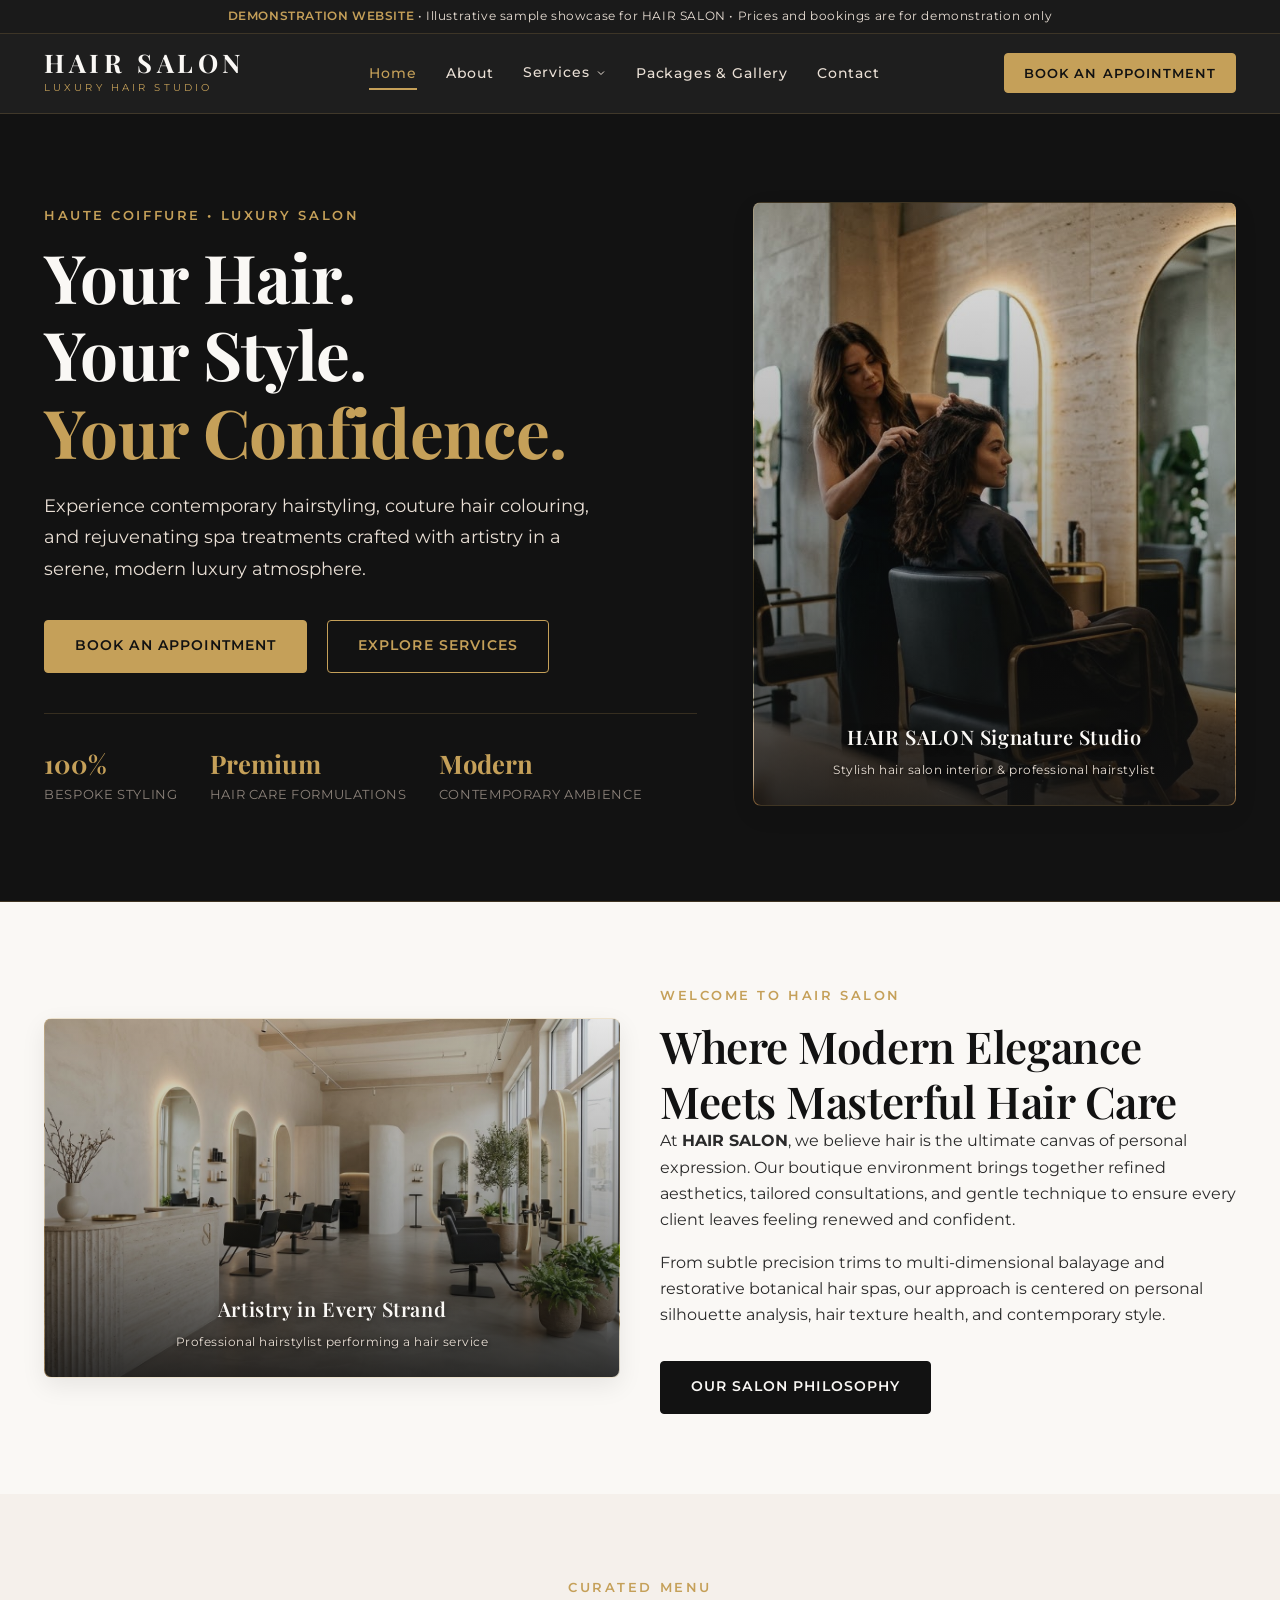
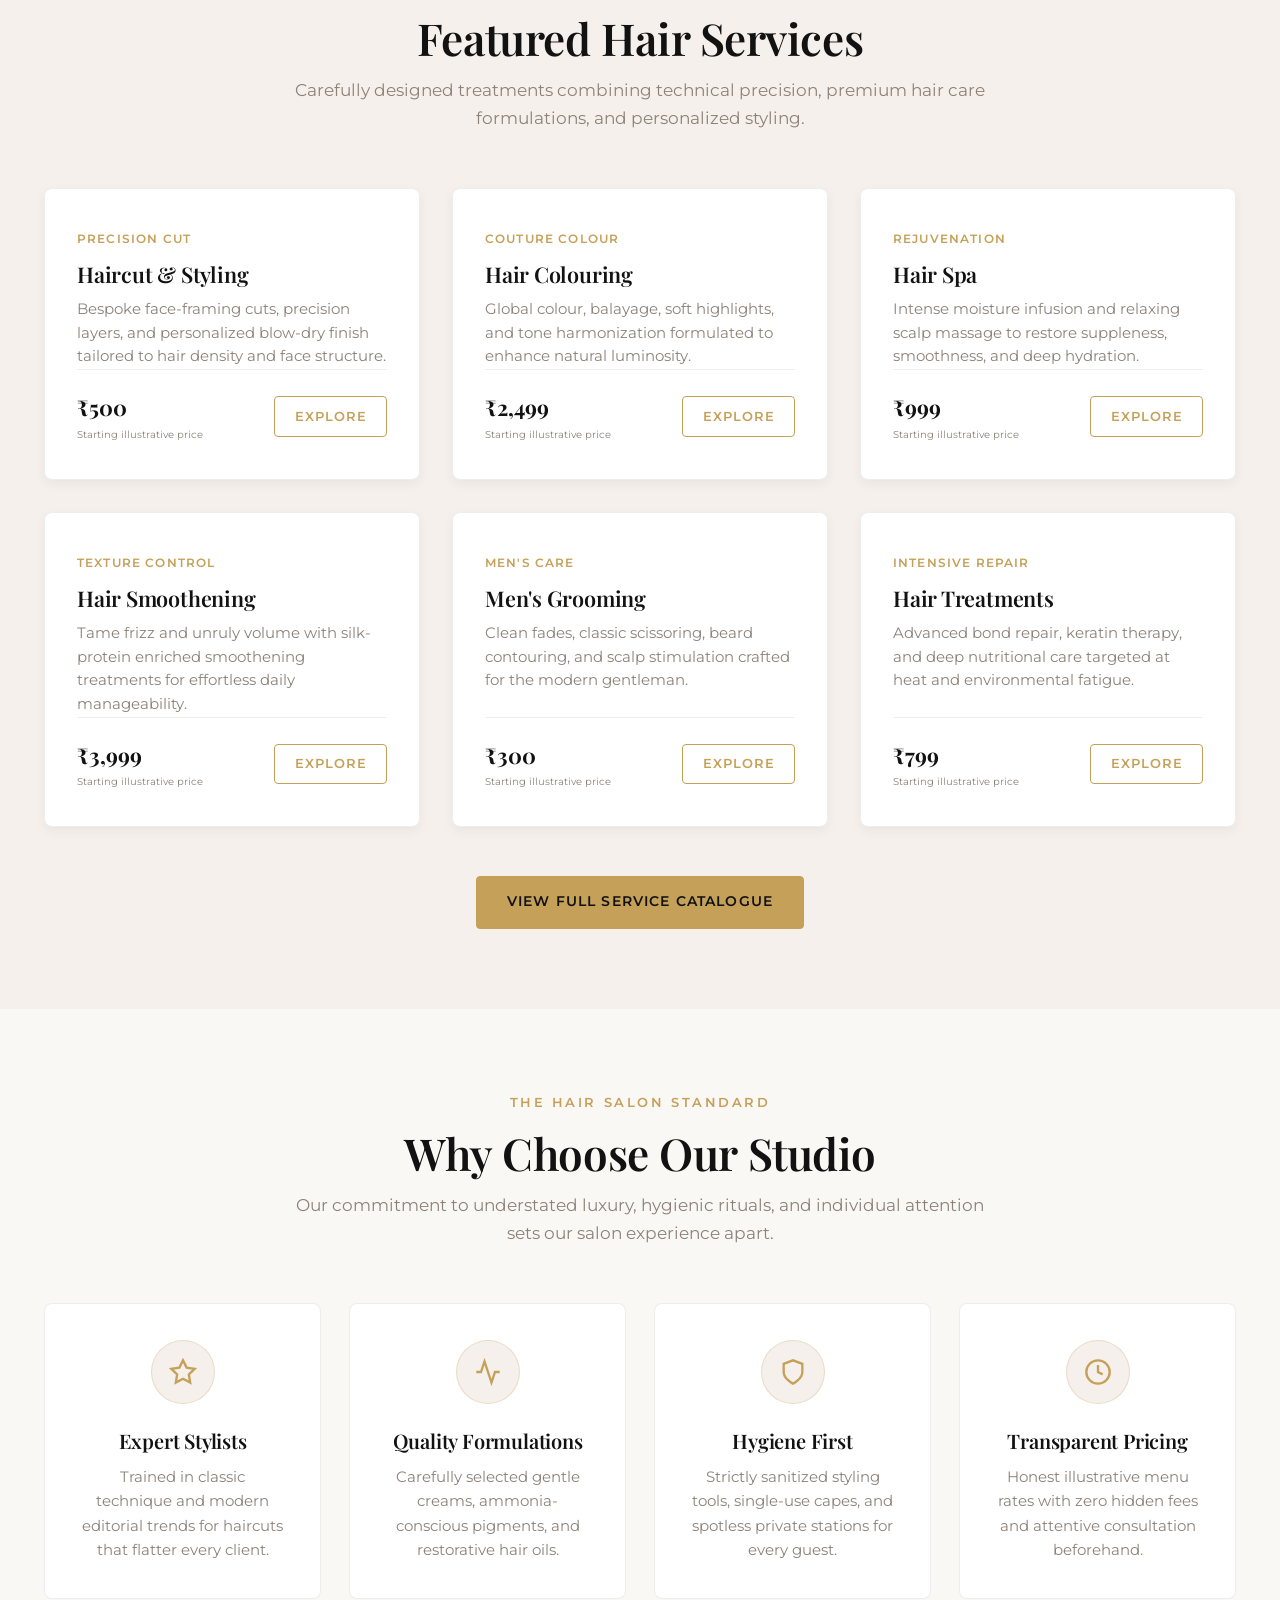
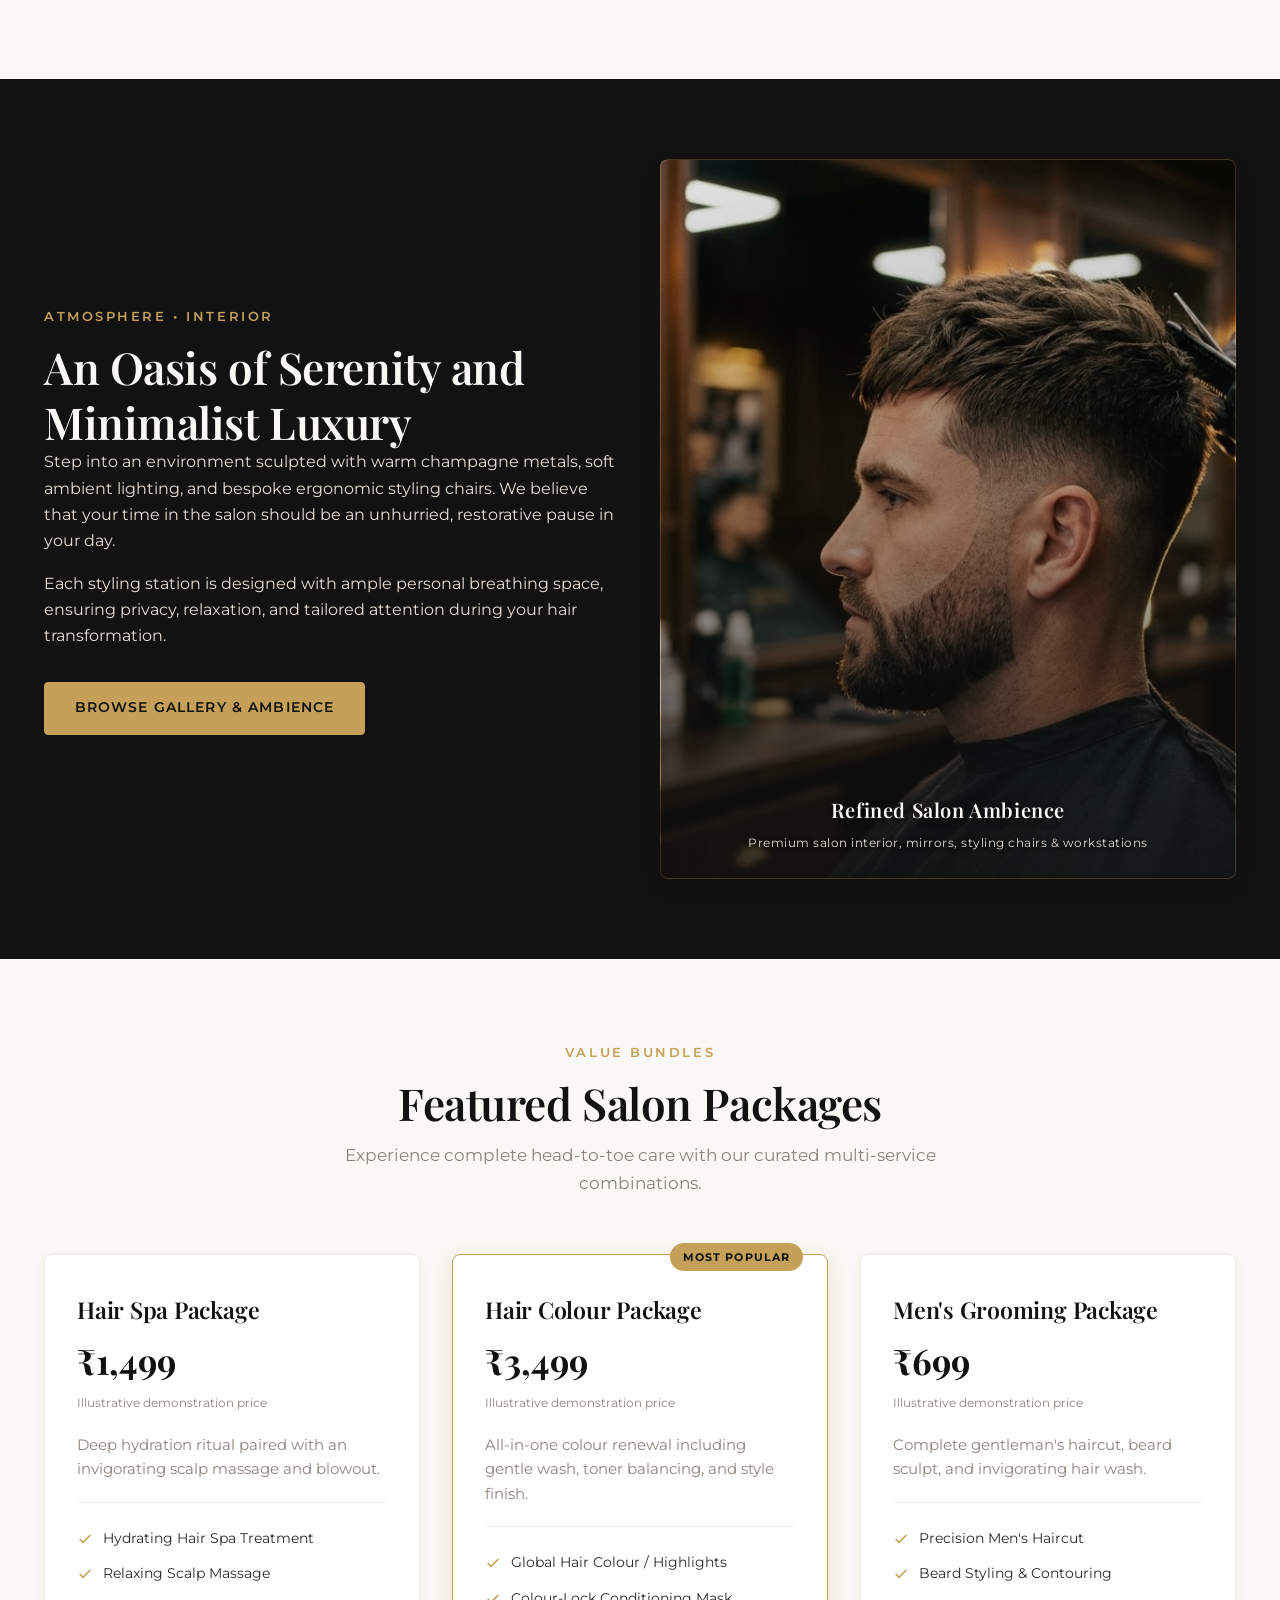
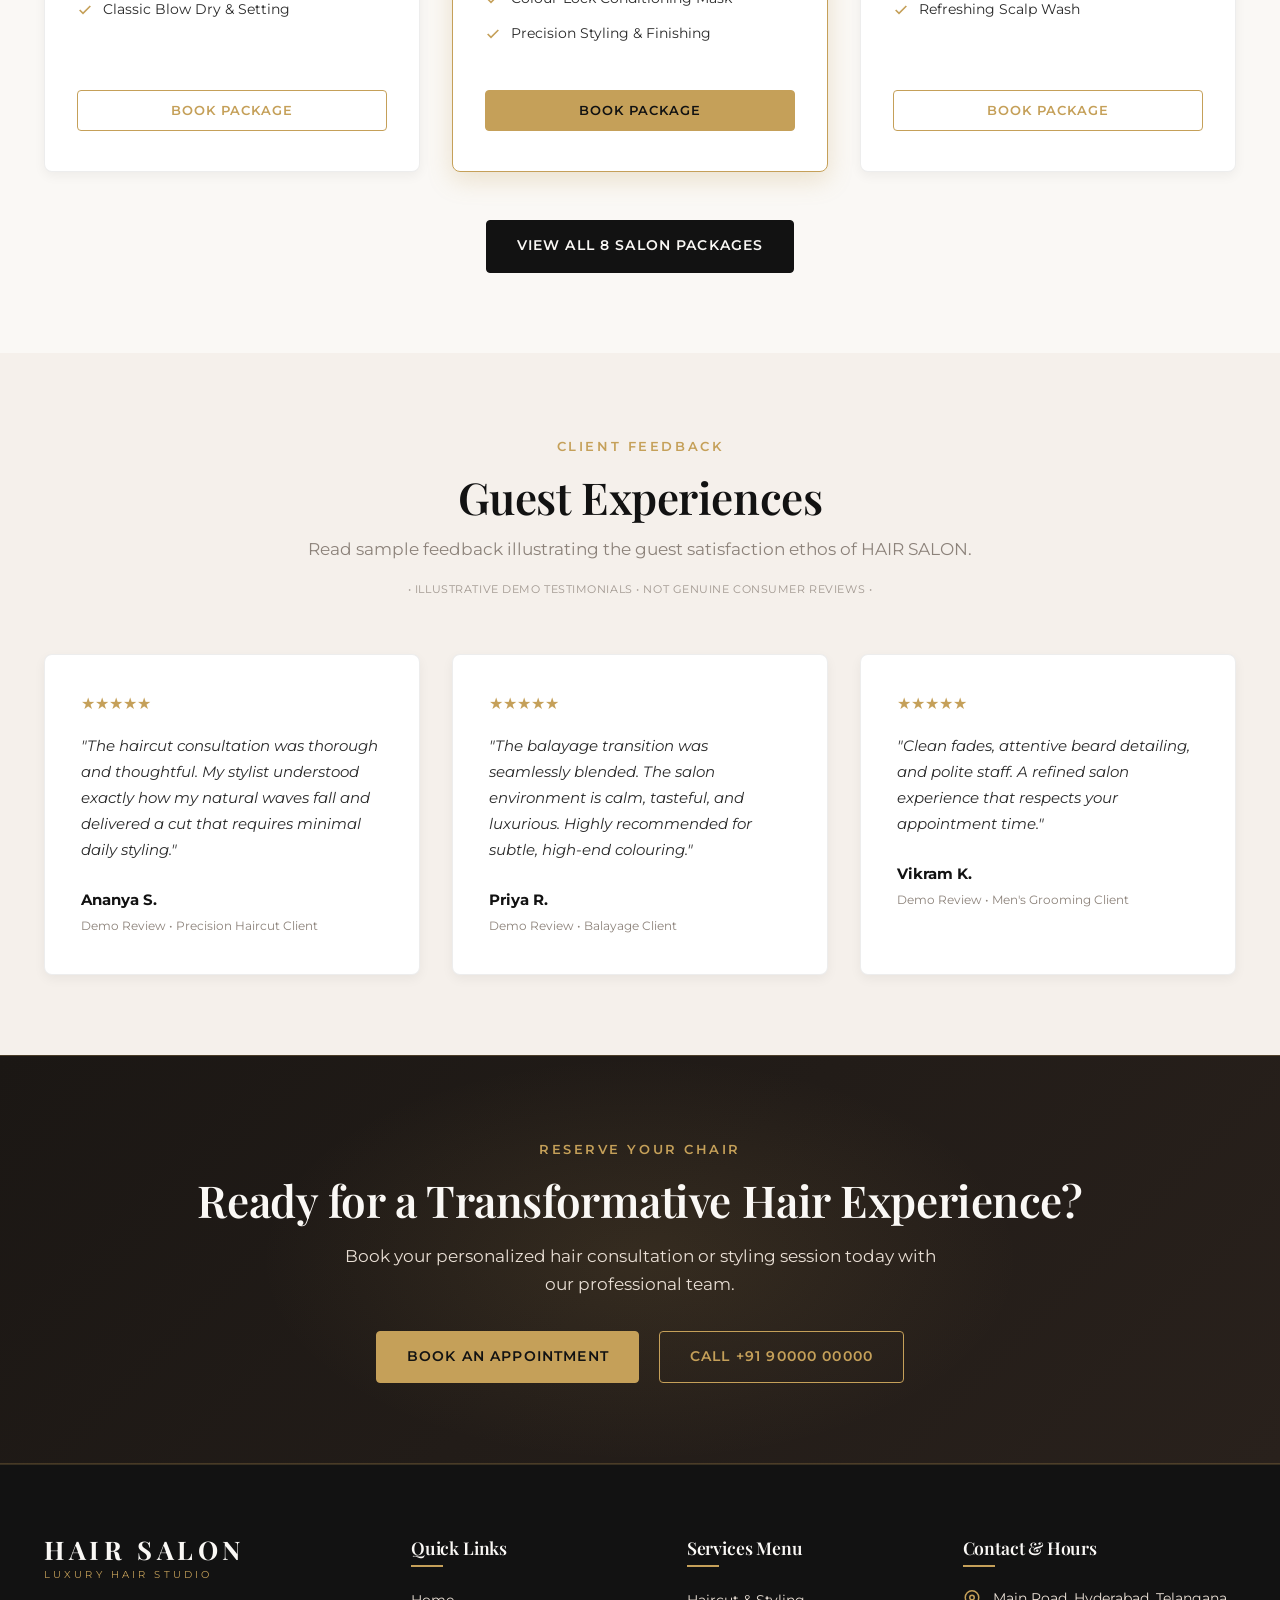
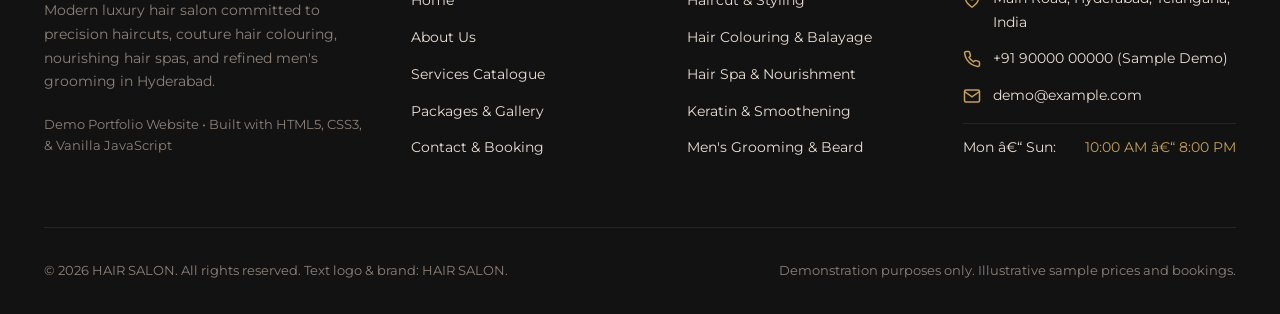
<file: index.html>
﻿<!DOCTYPE html>
<html lang="en">
<head>
  <meta charset="UTF-8">
  <meta name="viewport" content="width=device-width, initial-scale=1.0">
  <title>HAIR SALON | Modern Luxury Hair Studio & Professional Styling</title>
  <meta name="description" content="Welcome to HAIR SALON. Modern luxury hair styling, precision cuts, balayage, hair spa, keratin treatments, and men's grooming in Hyderabad.">
  <link rel="preconnect" href="https://fonts.googleapis.com">
  <link rel="preconnect" href="https://fonts.gstatic.com" crossorigin>
  <link href="https://fonts.googleapis.com/css2?family=Montserrat:wght@300;400;500;600;700&family=Playfair+Display:ital,wght@0,500;0,600;0,700;1,400&display=swap" rel="stylesheet">
  <link rel="stylesheet" href="css/style.css">
</head>
<body>

  <!-- Top Demo Bar -->
  <div class="demo-badge-bar">
    <span>DEMONSTRATION WEBSITE</span> &bull; Illustrative sample showcase for HAIR SALON &bull; Prices and bookings are for demonstration only
  </div>

  <!-- Header / Navigation -->
  <header class="site-header" id="siteHeader">
    <div class="container header-container">
      <a href="index.html" class="logo-link" aria-label="HAIR SALON Home">
        <span class="logo-text">HAIR SALON</span>
        <span class="logo-sub">Luxury Hair Studio</span>
      </a>

            <nav aria-label="Main Navigation">
        <ul class="nav-menu" id="navMenu">
          <li><a href="index.html" class="nav-link active">Home</a></li>
          <li><a href="about.html" class="nav-link">About</a></li>
          <li class="nav-item-dropdown">
            <a href="services.html" class="nav-link nav-dropdown-toggle">
              Services
              <svg width="12" height="12" viewBox="0 0 24 24" fill="none" stroke="currentColor" stroke-width="2"><path d="M6 9l6 6 6-6"/></svg>
            </a>
            <ul class="nav-dropdown-menu">
              <li><a href="services.html" class="nav-dropdown-link">All Services</a></li>
              <li><a href="haircut-styling.html" class="nav-dropdown-link">Haircut &amp; Styling</a></li>
              <li><a href="hair-colouring.html" class="nav-dropdown-link">Hair Colouring</a></li>
              <li><a href="hair-treatments.html" class="nav-dropdown-link">Hair Treatments</a></li>
            </ul>
          </li>
          <li><a href="packages-gallery.html" class="nav-link">Packages &amp; Gallery</a></li>
          <li><a href="contact.html" class="nav-link">Contact</a></li>
        </ul>
      </nav>

      <div class="header-cta">
        <a href="contact.html" class="btn btn-primary btn-sm">Book an Appointment</a>
        <button class="hamburger-btn" id="hamburgerBtn" aria-label="Toggle navigation menu" aria-expanded="false">
          <span></span>
          <span></span>
          <span></span>
        </button>
      </div>
    </div>
  </header>

  <main id="mainContent">
    <!-- Hero Section -->
    <section class="hero" aria-labelledby="heroHeadline">
      <div class="container hero-grid">
        <div class="hero-content fade-in-scroll">
          <span class="eyebrow">Haute Coiffure &bull; Luxury Salon</span>
          <h1 id="heroHeadline" class="hero-headline">
            Your Hair. <br>Your Style. <br><span>Your Confidence.</span>
          </h1>
          <p class="hero-description">
            Experience contemporary hairstyling, couture hair colouring, and rejuvenating spa treatments crafted with artistry in a serene, modern luxury atmosphere.
          </p>
          <div class="hero-actions">
            <a href="contact.html" class="btn btn-primary">Book an Appointment</a>
            <a href="services.html" class="btn btn-secondary">Explore Services</a>
          </div>
          <div class="hero-highlights">
            <div class="hero-highlight-item">
              <strong>100%</strong>
              <span>Bespoke Styling</span>
            </div>
            <div class="hero-highlight-item">
              <strong>Premium</strong>
              <span>Hair Care Formulations</span>
            </div>
            <div class="hero-highlight-item">
              <strong>Modern</strong>
              <span>Contemporary Ambience</span>
            </div>
          </div>
        </div>

        <div class="hero-visual fade-in-scroll">
          <!-- REUSABLE PLACEHOLDER 1: hair-salon-hero -->
          <!-- To replace with real image file later: <img src="assets/images/hair-salon-hero.jpg" alt="HAIR SALON Stylist with client" class="hero-image"> -->
          <div class="img-placeholder img-hair-salon-hero aspect-tall" role="img" aria-label="HAIR SALON hero image placeholder">
            <svg class="img-placeholder-icon" viewBox="0 0 24 24" fill="none" stroke="#c5a059" stroke-width="1.5">
              <circle cx="6" cy="6" r="3"/><circle cx="6" cy="18" r="3"/>
              <line x1="20" y1="4" x2="8.12" y2="15.88"/>
              <line x1="14.47" y1="14.48" x2="20" y2="20"/>
              <line x1="8.12" y1="8.12" x2="12" y2="12"/>
            </svg>
            <div class="img-placeholder-title">HAIR SALON Signature Studio</div>
            <span class="img-placeholder-badge">Placeholder: hair-salon-hero</span>
            <div class="img-placeholder-meta">Stylish hair salon interior &amp; professional hairstylist</div>
          </div>
        </div>
      </div>
    </section>

    <!-- Welcome Section -->
    <section class="section">
      <div class="container">
        <div class="grid-2" style="align-items: center;">
          <div class="fade-in-scroll">
            <!-- REUSABLE PLACEHOLDER 8: hair-stylist-professional -->
            <!-- To replace with real image file later: <img src="assets/images/hair-stylist-professional.jpg" alt="Professional hairstylist at HAIR SALON" class="rounded-image"> -->
            <div class="img-placeholder img-hair-stylist-professional" role="img" aria-label="Professional Hairstylist placeholder">
              <svg class="img-placeholder-icon" viewBox="0 0 24 24" fill="none" stroke="#c5a059" stroke-width="1.5">
                <path d="M20 21v-2a4 4 0 0 0-4-4H8a4 4 0 0 0-4 4v2"/><circle cx="12" cy="7" r="4"/>
              </svg>
              <div class="img-placeholder-title">Artistry in Every Strand</div>
              <span class="img-placeholder-badge">Placeholder: hair-stylist-professional</span>
              <div class="img-placeholder-meta">Professional hairstylist performing a hair service</div>
            </div>
          </div>

          <div class="fade-in-scroll">
            <span class="eyebrow">Welcome to HAIR SALON</span>
            <h2>Where Modern Elegance Meets Masterful Hair Care</h2>
            <p>
              At <strong>HAIR SALON</strong>, we believe hair is the ultimate canvas of personal expression. Our boutique environment brings together refined aesthetics, tailored consultations, and gentle technique to ensure every client leaves feeling renewed and confident.
            </p>
            <p>
              From subtle precision trims to multi-dimensional balayage and restorative botanical hair spas, our approach is centered on personal silhouette analysis, hair texture health, and contemporary style.
            </p>
            <div style="margin-top: 2rem;">
              <a href="about.html" class="btn btn-dark">Our Salon Philosophy</a>
            </div>
          </div>
        </div>
      </div>
    </section>

    <!-- Featured Services Section -->
    <section class="section section-bg-light">
      <div class="container">
        <div class="section-header fade-in-scroll">
          <span class="eyebrow">Curated Menu</span>
          <h2>Featured Hair Services</h2>
          <p>Carefully designed treatments combining technical precision, premium hair care formulations, and personalized styling.</p>
        </div>

        <div class="grid-3">
          <!-- Service Card 1 -->
          <div class="service-card fade-in-scroll">
            <div>
              <span class="service-card-tag">Precision Cut</span>
              <h3 class="service-card-title">Haircut &amp; Styling</h3>
              <p class="service-card-desc">Bespoke face-framing cuts, precision layers, and personalized blow-dry finish tailored to hair density and face structure.</p>
            </div>
            <div class="service-card-footer">
              <div>
                <span class="service-price">&#8377;500</span>
                <span class="service-price-note">Starting illustrative price</span>
              </div>
              <a href="haircut-styling.html" class="btn btn-secondary btn-sm">Explore</a>
            </div>
          </div>

          <!-- Service Card 2 -->
          <div class="service-card fade-in-scroll">
            <div>
              <span class="service-card-tag">Couture Colour</span>
              <h3 class="service-card-title">Hair Colouring</h3>
              <p class="service-card-desc">Global colour, balayage, soft highlights, and tone harmonization formulated to enhance natural luminosity.</p>
            </div>
            <div class="service-card-footer">
              <div>
                <span class="service-price">&#8377;2,499</span>
                <span class="service-price-note">Starting illustrative price</span>
              </div>
              <a href="hair-colouring.html" class="btn btn-secondary btn-sm">Explore</a>
            </div>
          </div>

          <!-- Service Card 3 -->
          <div class="service-card fade-in-scroll">
            <div>
              <span class="service-card-tag">Rejuvenation</span>
              <h3 class="service-card-title">Hair Spa</h3>
              <p class="service-card-desc">Intense moisture infusion and relaxing scalp massage to restore suppleness, smoothness, and deep hydration.</p>
            </div>
            <div class="service-card-footer">
              <div>
                <span class="service-price">&#8377;999</span>
                <span class="service-price-note">Starting illustrative price</span>
              </div>
              <a href="hair-treatments.html" class="btn btn-secondary btn-sm">Explore</a>
            </div>
          </div>

          <!-- Service Card 4 -->
          <div class="service-card fade-in-scroll">
            <div>
              <span class="service-card-tag">Texture Control</span>
              <h3 class="service-card-title">Hair Smoothening</h3>
              <p class="service-card-desc">Tame frizz and unruly volume with silk-protein enriched smoothening treatments for effortless daily manageability.</p>
            </div>
            <div class="service-card-footer">
              <div>
                <span class="service-price">&#8377;3,999</span>
                <span class="service-price-note">Starting illustrative price</span>
              </div>
              <a href="hair-treatments.html" class="btn btn-secondary btn-sm">Explore</a>
            </div>
          </div>

          <!-- Service Card 5 -->
          <div class="service-card fade-in-scroll">
            <div>
              <span class="service-card-tag">Men's Care</span>
              <h3 class="service-card-title">Men's Grooming</h3>
              <p class="service-card-desc">Clean fades, classic scissoring, beard contouring, and scalp stimulation crafted for the modern gentleman.</p>
            </div>
            <div class="service-card-footer">
              <div>
                <span class="service-price">&#8377;300</span>
                <span class="service-price-note">Starting illustrative price</span>
              </div>
              <a href="services.html" class="btn btn-secondary btn-sm">Explore</a>
            </div>
          </div>

          <!-- Service Card 6 -->
          <div class="service-card fade-in-scroll">
            <div>
              <span class="service-card-tag">Intensive Repair</span>
              <h3 class="service-card-title">Hair Treatments</h3>
              <p class="service-card-desc">Advanced bond repair, keratin therapy, and deep nutritional care targeted at heat and environmental fatigue.</p>
            </div>
            <div class="service-card-footer">
              <div>
                <span class="service-price">&#8377;799</span>
                <span class="service-price-note">Starting illustrative price</span>
              </div>
              <a href="hair-treatments.html" class="btn btn-secondary btn-sm">Explore</a>
            </div>
          </div>
        </div>

        <div style="text-align: center; margin-top: 3rem;">
          <a href="services.html" class="btn btn-primary">View Full Service Catalogue</a>
        </div>
      </div>
    </section>

    <!-- Why Choose Us -->
    <section class="section">
      <div class="container">
        <div class="section-header fade-in-scroll">
          <span class="eyebrow">The HAIR SALON Standard</span>
          <h2>Why Choose Our Studio</h2>
          <p>Our commitment to understated luxury, hygienic rituals, and individual attention sets our salon experience apart.</p>
        </div>

        <div class="grid-4">
          <div class="feature-card fade-in-scroll">
            <div class="feature-icon-wrapper">
              <svg width="28" height="28" viewBox="0 0 24 24" fill="none" stroke="currentColor" stroke-width="2"><path d="M12 2l3.09 6.26L22 9.27l-5 4.87 1.18 6.88L12 17.77l-6.18 3.25L7 14.14 2 9.27l6.91-1.01L12 2z"/></svg>
            </div>
            <h3>Expert Stylists</h3>
            <p>Trained in classic technique and modern editorial trends for haircuts that flatter every client.</p>
          </div>

          <div class="feature-card fade-in-scroll">
            <div class="feature-icon-wrapper">
              <svg width="28" height="28" viewBox="0 0 24 24" fill="none" stroke="currentColor" stroke-width="2"><path d="M22 12h-4l-3 9L9 3l-3 9H2"/></svg>
            </div>
            <h3>Quality Formulations</h3>
            <p>Carefully selected gentle creams, ammonia-conscious pigments, and restorative hair oils.</p>
          </div>

          <div class="feature-card fade-in-scroll">
            <div class="feature-icon-wrapper">
              <svg width="28" height="28" viewBox="0 0 24 24" fill="none" stroke="currentColor" stroke-width="2"><path d="M12 22s8-4 8-10V5l-8-3-8 3v7c0 6 8 10 8 10z"/></svg>
            </div>
            <h3>Hygiene First</h3>
            <p>Strictly sanitized styling tools, single-use capes, and spotless private stations for every guest.</p>
          </div>

          <div class="feature-card fade-in-scroll">
            <div class="feature-icon-wrapper">
              <svg width="28" height="28" viewBox="0 0 24 24" fill="none" stroke="currentColor" stroke-width="2"><circle cx="12" cy="12" r="10"/><polyline points="12 6 12 12 16 14"/></svg>
            </div>
            <h3>Transparent Pricing</h3>
            <p>Honest illustrative menu rates with zero hidden fees and attentive consultation beforehand.</p>
          </div>
        </div>
      </div>
    </section>

    <!-- Visual Salon Interior Showcase -->
    <section class="section section-bg-dark">
      <div class="container">
        <div class="grid-2" style="align-items: center;">
          <div class="fade-in-scroll">
            <span class="eyebrow">Atmosphere &bull; Interior</span>
            <h2>An Oasis of Serenity and Minimalist Luxury</h2>
            <p>
              Step into an environment sculpted with warm champagne metals, soft ambient lighting, and bespoke ergonomic styling chairs. We believe that your time in the salon should be an unhurried, restorative pause in your day.
            </p>
            <p>
              Each styling station is designed with ample personal breathing space, ensuring privacy, relaxation, and tailored attention during your hair transformation.
            </p>
            <div style="margin-top: 2rem;">
              <a href="packages-gallery.html" class="btn btn-primary">Browse Gallery &amp; Ambience</a>
            </div>
          </div>

          <div class="fade-in-scroll">
            <!-- REUSABLE PLACEHOLDER 7: hair-salon-interior -->
            <!-- To replace with real image file later: <img src="assets/images/hair-salon-interior.jpg" alt="HAIR SALON mirrors and workstations" class="rounded-image"> -->
            <div class="img-placeholder img-hair-salon-interior aspect-tall" role="img" aria-label="HAIR SALON Interior placeholder">
              <svg class="img-placeholder-icon" viewBox="0 0 24 24" fill="none" stroke="#c5a059" stroke-width="1.5">
                <rect x="3" y="3" width="18" height="18" rx="2" ry="2"/>
                <line x1="3" y1="9" x2="21" y2="9"/>
                <line x1="9" y1="21" x2="9" y2="9"/>
              </svg>
              <div class="img-placeholder-title">Refined Salon Ambience</div>
              <span class="img-placeholder-badge">Placeholder: hair-salon-interior</span>
              <div class="img-placeholder-meta">Premium salon interior, mirrors, styling chairs &amp; workstations</div>
            </div>
          </div>
        </div>
      </div>
    </section>

    <!-- Featured Packages Preview -->
    <section class="section">
      <div class="container">
        <div class="section-header fade-in-scroll">
          <span class="eyebrow">Value Bundles</span>
          <h2>Featured Salon Packages</h2>
          <p>Experience complete head-to-toe care with our curated multi-service combinations.</p>
        </div>

        <div class="grid-3">
          <div class="package-card fade-in-scroll">
            <h3 class="package-name">Hair Spa Package</h3>
            <div class="package-price">&#8377;1,499</div>
            <span class="package-demo-label">Illustrative demonstration price</span>
            <p class="package-desc">Deep hydration ritual paired with an invigorating scalp massage and blowout.</p>
            <ul class="package-features">
              <li>
                <svg width="16" height="16" viewBox="0 0 24 24" fill="none" stroke="currentColor" stroke-width="2.5"><polyline points="20 6 9 17 4 12"/></svg>
                Hydrating Hair Spa Treatment
              </li>
              <li>
                <svg width="16" height="16" viewBox="0 0 24 24" fill="none" stroke="currentColor" stroke-width="2.5"><polyline points="20 6 9 17 4 12"/></svg>
                Relaxing Scalp Massage
              </li>
              <li>
                <svg width="16" height="16" viewBox="0 0 24 24" fill="none" stroke="currentColor" stroke-width="2.5"><polyline points="20 6 9 17 4 12"/></svg>
                Classic Blow Dry &amp; Setting
              </li>
            </ul>
            <a href="contact.html?service=hair-spa-package" class="btn btn-secondary btn-sm">Book Package</a>
          </div>

          <div class="package-card featured fade-in-scroll">
            <span class="package-badge">Most Popular</span>
            <h3 class="package-name">Hair Colour Package</h3>
            <div class="package-price">&#8377;3,499</div>
            <span class="package-demo-label">Illustrative demonstration price</span>
            <p class="package-desc">All-in-one colour renewal including gentle wash, toner balancing, and style finish.</p>
            <ul class="package-features">
              <li>
                <svg width="16" height="16" viewBox="0 0 24 24" fill="none" stroke="currentColor" stroke-width="2.5"><polyline points="20 6 9 17 4 12"/></svg>
                Global Hair Colour / Highlights
              </li>
              <li>
                <svg width="16" height="16" viewBox="0 0 24 24" fill="none" stroke="currentColor" stroke-width="2.5"><polyline points="20 6 9 17 4 12"/></svg>
                Colour-Lock Conditioning Mask
              </li>
              <li>
                <svg width="16" height="16" viewBox="0 0 24 24" fill="none" stroke="currentColor" stroke-width="2.5"><polyline points="20 6 9 17 4 12"/></svg>
                Precision Styling &amp; Finishing
              </li>
            </ul>
            <a href="contact.html?service=hair-colour-package" class="btn btn-primary btn-sm">Book Package</a>
          </div>

          <div class="package-card fade-in-scroll">
            <h3 class="package-name">Men's Grooming Package</h3>
            <div class="package-price">&#8377;699</div>
            <span class="package-demo-label">Illustrative demonstration price</span>
            <p class="package-desc">Complete gentleman's haircut, beard sculpt, and invigorating hair wash.</p>
            <ul class="package-features">
              <li>
                <svg width="16" height="16" viewBox="0 0 24 24" fill="none" stroke="currentColor" stroke-width="2.5"><polyline points="20 6 9 17 4 12"/></svg>
                Precision Men's Haircut
              </li>
              <li>
                <svg width="16" height="16" viewBox="0 0 24 24" fill="none" stroke="currentColor" stroke-width="2.5"><polyline points="20 6 9 17 4 12"/></svg>
                Beard Styling &amp; Contouring
              </li>
              <li>
                <svg width="16" height="16" viewBox="0 0 24 24" fill="none" stroke="currentColor" stroke-width="2.5"><polyline points="20 6 9 17 4 12"/></svg>
                Refreshing Scalp Wash
              </li>
            </ul>
            <a href="contact.html?service=mens-grooming-package" class="btn btn-secondary btn-sm">Book Package</a>
          </div>
        </div>

        <div style="text-align: center; margin-top: 3rem;">
          <a href="packages-gallery.html" class="btn btn-dark">View All 8 Salon Packages</a>
        </div>
      </div>
    </section>

    <!-- Testimonials (Clearly labeled demo reviews) -->
    <section class="section section-bg-light">
      <div class="container">
        <div class="section-header fade-in-scroll">
          <span class="eyebrow">Client Feedback</span>
          <h2>Guest Experiences</h2>
          <p>Read sample feedback illustrating the guest satisfaction ethos of HAIR SALON.</p>
          <span class="demo-review-notice">&bull; Illustrative demo testimonials &bull; Not genuine consumer reviews &bull;</span>
        </div>

        <div class="grid-3">
          <div class="testimonial-card fade-in-scroll">
            <div class="testimonial-stars" aria-label="5 stars rating">&#9733;&#9733;&#9733;&#9733;&#9733;</div>
            <p class="testimonial-quote">
              "The haircut consultation was thorough and thoughtful. My stylist understood exactly how my natural waves fall and delivered a cut that requires minimal daily styling."
            </p>
            <div class="testimonial-author">
              <strong>Ananya S.</strong>
              <span>Demo Review &bull; Precision Haircut Client</span>
            </div>
          </div>

          <div class="testimonial-card fade-in-scroll">
            <div class="testimonial-stars" aria-label="5 stars rating">&#9733;&#9733;&#9733;&#9733;&#9733;</div>
            <p class="testimonial-quote">
              "The balayage transition was seamlessly blended. The salon environment is calm, tasteful, and luxurious. Highly recommended for subtle, high-end colouring."
            </p>
            <div class="testimonial-author">
              <strong>Priya R.</strong>
              <span>Demo Review &bull; Balayage Client</span>
            </div>
          </div>

          <div class="testimonial-card fade-in-scroll">
            <div class="testimonial-stars" aria-label="5 stars rating">&#9733;&#9733;&#9733;&#9733;&#9733;</div>
            <p class="testimonial-quote">
              "Clean fades, attentive beard detailing, and polite staff. A refined salon experience that respects your appointment time."
            </p>
            <div class="testimonial-author">
              <strong>Vikram K.</strong>
              <span>Demo Review &bull; Men's Grooming Client</span>
            </div>
          </div>
        </div>
      </div>
    </section>

    <!-- Appointment CTA Banner -->
    <section class="cta-banner">
      <div class="container fade-in-scroll">
        <span class="eyebrow" style="color: var(--color-champagne-gold);">Reserve Your Chair</span>
        <h2>Ready for a Transformative Hair Experience?</h2>
        <p>Book your personalized hair consultation or styling session today with our professional team.</p>
        <div class="cta-banner-buttons">
          <a href="contact.html" class="btn btn-primary">Book an Appointment</a>
          <a href="tel:+919000000000" class="btn btn-secondary">Call +91 90000 00000</a>
        </div>
      </div>
    </section>
  </main>

  <!-- Footer -->
  <footer class="site-footer">
    <div class="container">
      <div class="footer-grid">
        <div class="footer-col footer-about">
          <a href="index.html" class="logo-link">
            <span class="logo-text">HAIR SALON</span>
            <span class="logo-sub">Luxury Hair Studio</span>
          </a>
          <p>
            Modern luxury hair salon committed to precision haircuts, couture hair colouring, nourishing hair spas, and refined men's grooming in Hyderabad.
          </p>
          <div style="font-size: 0.8rem; color: var(--color-soft-taupe);">
            Demo Portfolio Website &bull; Built with HTML5, CSS3, &amp; Vanilla JavaScript
          </div>
        </div>

        <div class="footer-col footer-links">
          <h4>Quick Links</h4>
          <ul>
            <li><a href="index.html">Home</a></li>
            <li><a href="about.html">About Us</a></li>
            <li><a href="services.html">Services Catalogue</a></li>
            <li><a href="packages-gallery.html">Packages &amp; Gallery</a></li>
            <li><a href="contact.html">Contact &amp; Booking</a></li>
          </ul>
        </div>

        <div class="footer-col footer-links">
          <h4>Services Menu</h4>
          <ul>
            <li><a href="haircut-styling.html">Haircut &amp; Styling</a></li>
            <li><a href="hair-colouring.html">Hair Colouring &amp; Balayage</a></li>
            <li><a href="hair-treatments.html">Hair Spa &amp; Nourishment</a></li>
            <li><a href="hair-treatments.html">Keratin &amp; Smoothening</a></li>
            <li><a href="services.html">Men's Grooming &amp; Beard</a></li>
          </ul>
        </div>

        <div class="footer-col">
          <h4>Contact &amp; Hours</h4>
          <div class="footer-contact-item">
            <svg width="18" height="18" viewBox="0 0 24 24" fill="none" stroke="currentColor" stroke-width="2"><path d="M21 10c0 7-9 13-9 13s-9-6-9-13a9 9 0 0 1 18 0z"/><circle cx="12" cy="10" r="3"/></svg>
            <span>Main Road, Hyderabad, Telangana, India</span>
          </div>
          <div class="footer-contact-item">
            <svg width="18" height="18" viewBox="0 0 24 24" fill="none" stroke="currentColor" stroke-width="2"><path d="M22 16.92v3a2 2 0 0 1-2.18 2 19.79 19.79 0 0 1-8.63-3.07 19.5 19.5 0 0 1-6-6 19.79 19.79 0 0 1-3.07-8.67A2 2 0 0 1 4.11 2h3a2 2 0 0 1 2 1.72 12.84 12.84 0 0 0 .7 2.81 2 2 0 0 1-.45 2.11L8.09 9.91a16 16 0 0 0 6 6l1.27-1.27a2 2 0 0 1 2.11-.45 12.84 12.84 0 0 0 2.81.7A2 2 0 0 1 22 16.92z"/></svg>
            <a href="tel:+919000000000">+91 90000 00000 (Sample Demo)</a>
          </div>
          <div class="footer-contact-item">
            <svg width="18" height="18" viewBox="0 0 24 24" fill="none" stroke="currentColor" stroke-width="2"><path d="M4 4h16c1.1 0 2 .9 2 2v12c0 1.1-.9 2-2 2H4c-1.1 0-2-.9-2-2V6c0-1.1.9-2 2-2z"/><polyline points="22,6 12,13 2,6"/></svg>
            <a href="mailto:demo@example.com">demo@example.com</a>
          </div>
          <div style="margin-top: 1rem; padding-top: 0.75rem; border-top: 1px solid rgba(255, 255, 255, 0.08);">
            <div class="footer-hours-row">
              <span>Mon â€“ Sun:</span>
              <span>10:00 AM â€“ 8:00 PM</span>
            </div>
          </div>
        </div>
      </div>

      <div class="footer-bottom">
        <div>
          &copy; 2026 HAIR SALON. All rights reserved. Text logo &amp; brand: HAIR SALON.
        </div>
        <div>
          <span>Demonstration purposes only. Illustrative sample prices and bookings.</span>
        </div>
      </div>
    </div>
  </footer>

  <!-- Back to Top Button -->
  <button id="backToTopBtn" class="back-to-top" aria-label="Back to top">
    <svg width="20" height="20" viewBox="0 0 24 24" fill="none" stroke="currentColor" stroke-width="2.5"><polyline points="18 15 12 9 6 15"/></svg>
  </button>

  <script src="js/script.js"></script>
</body>
</html>
</file>
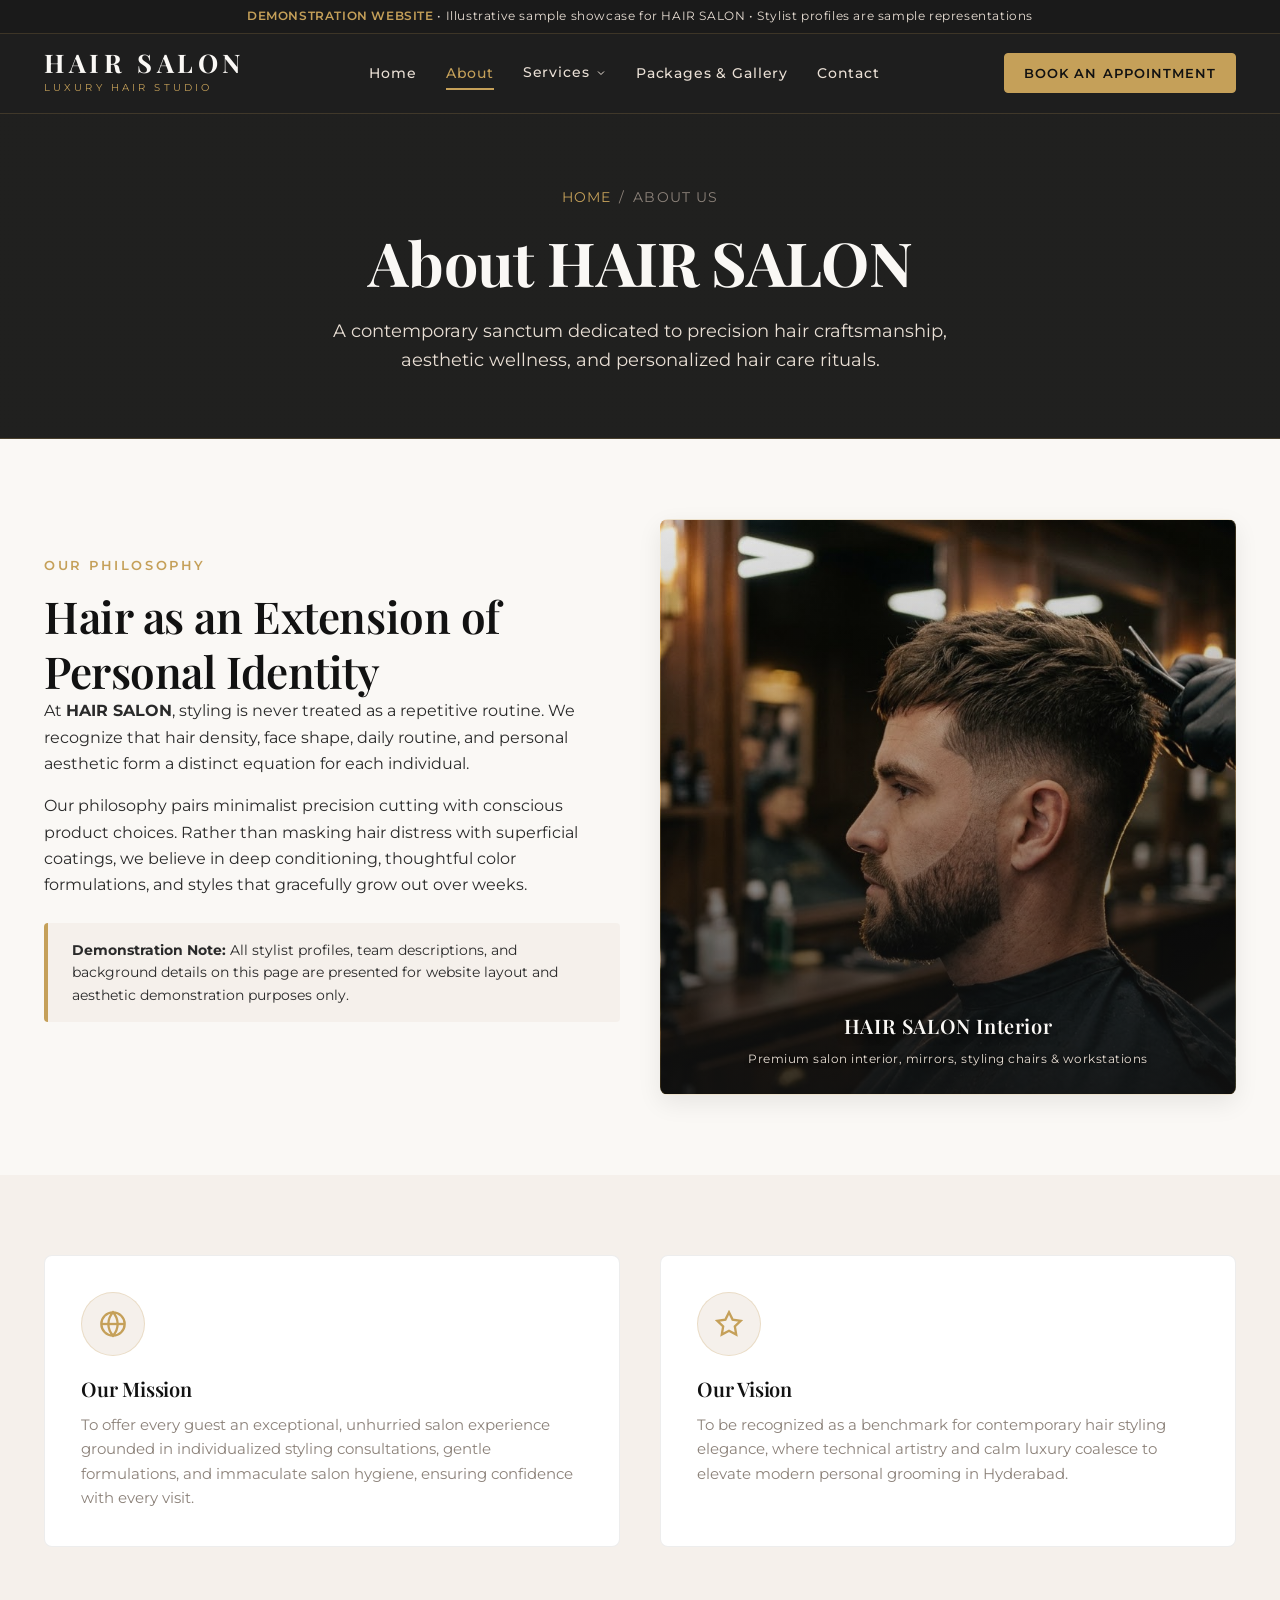
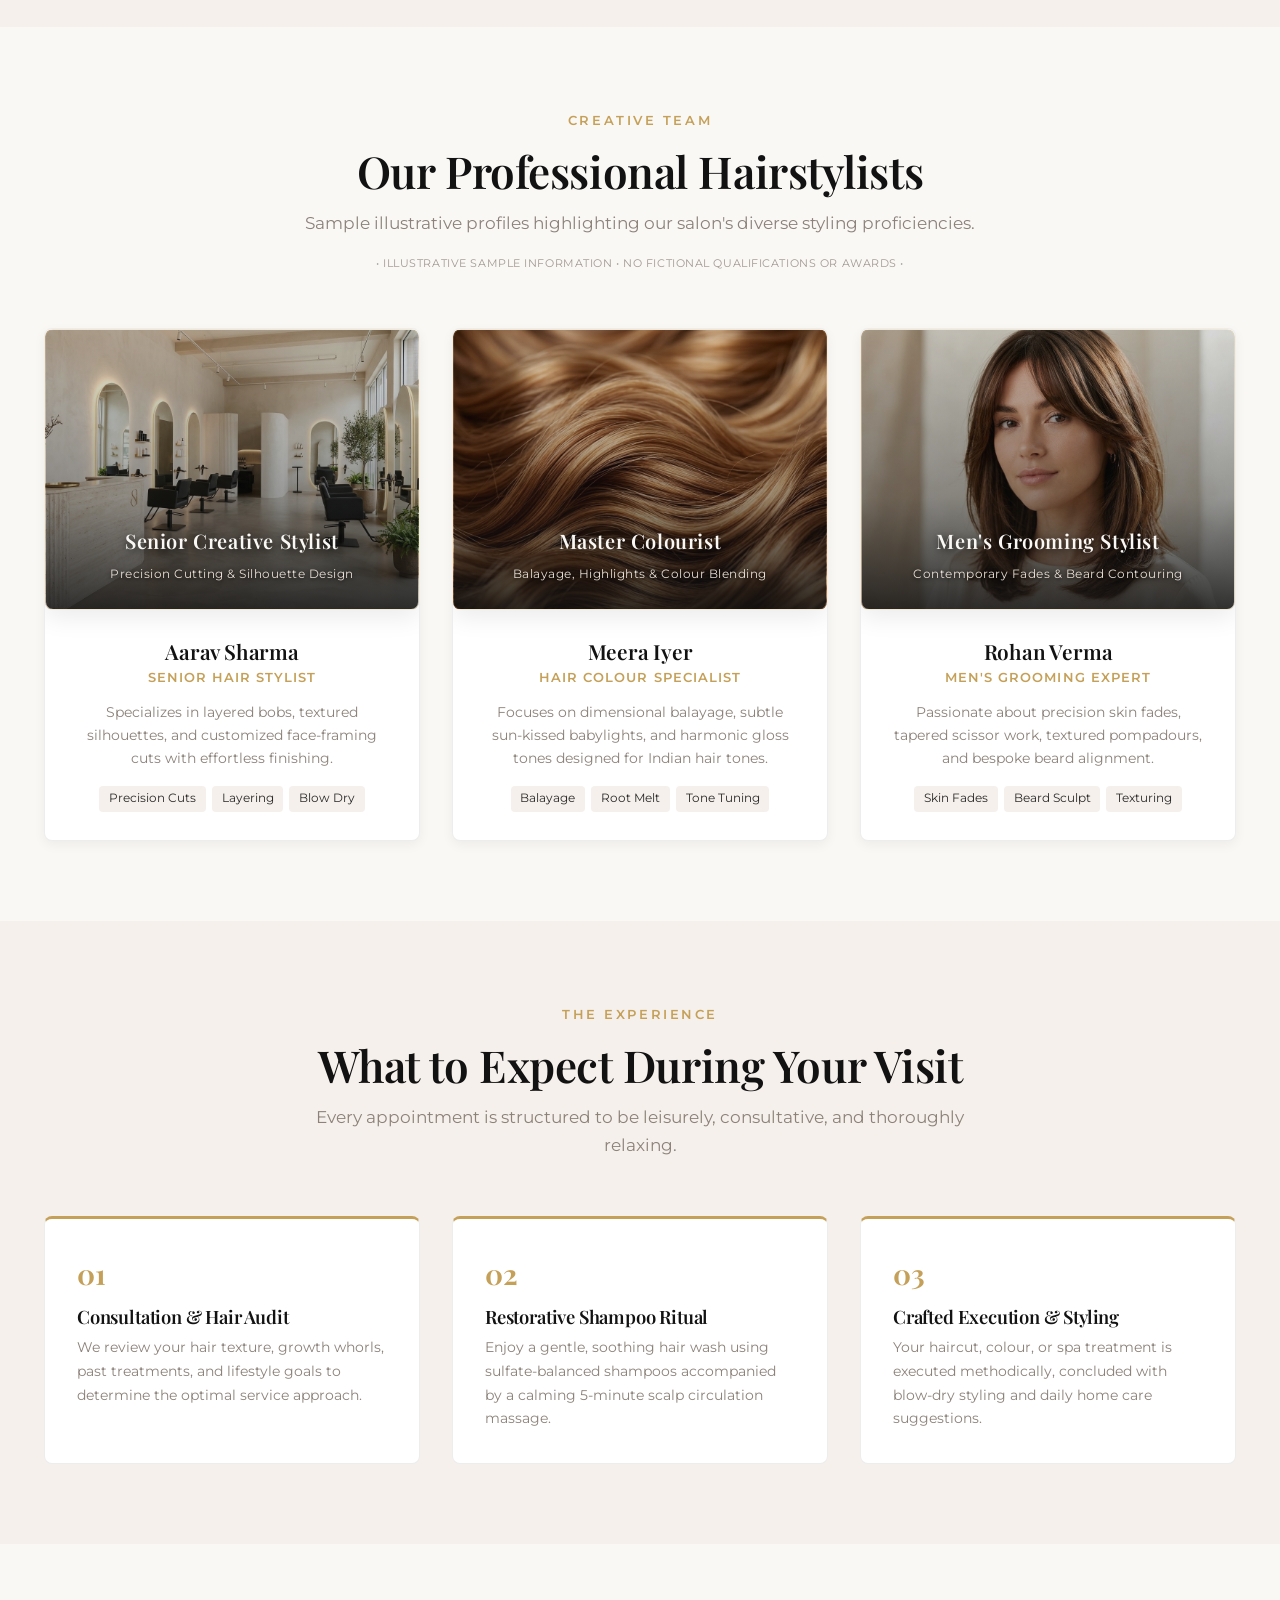
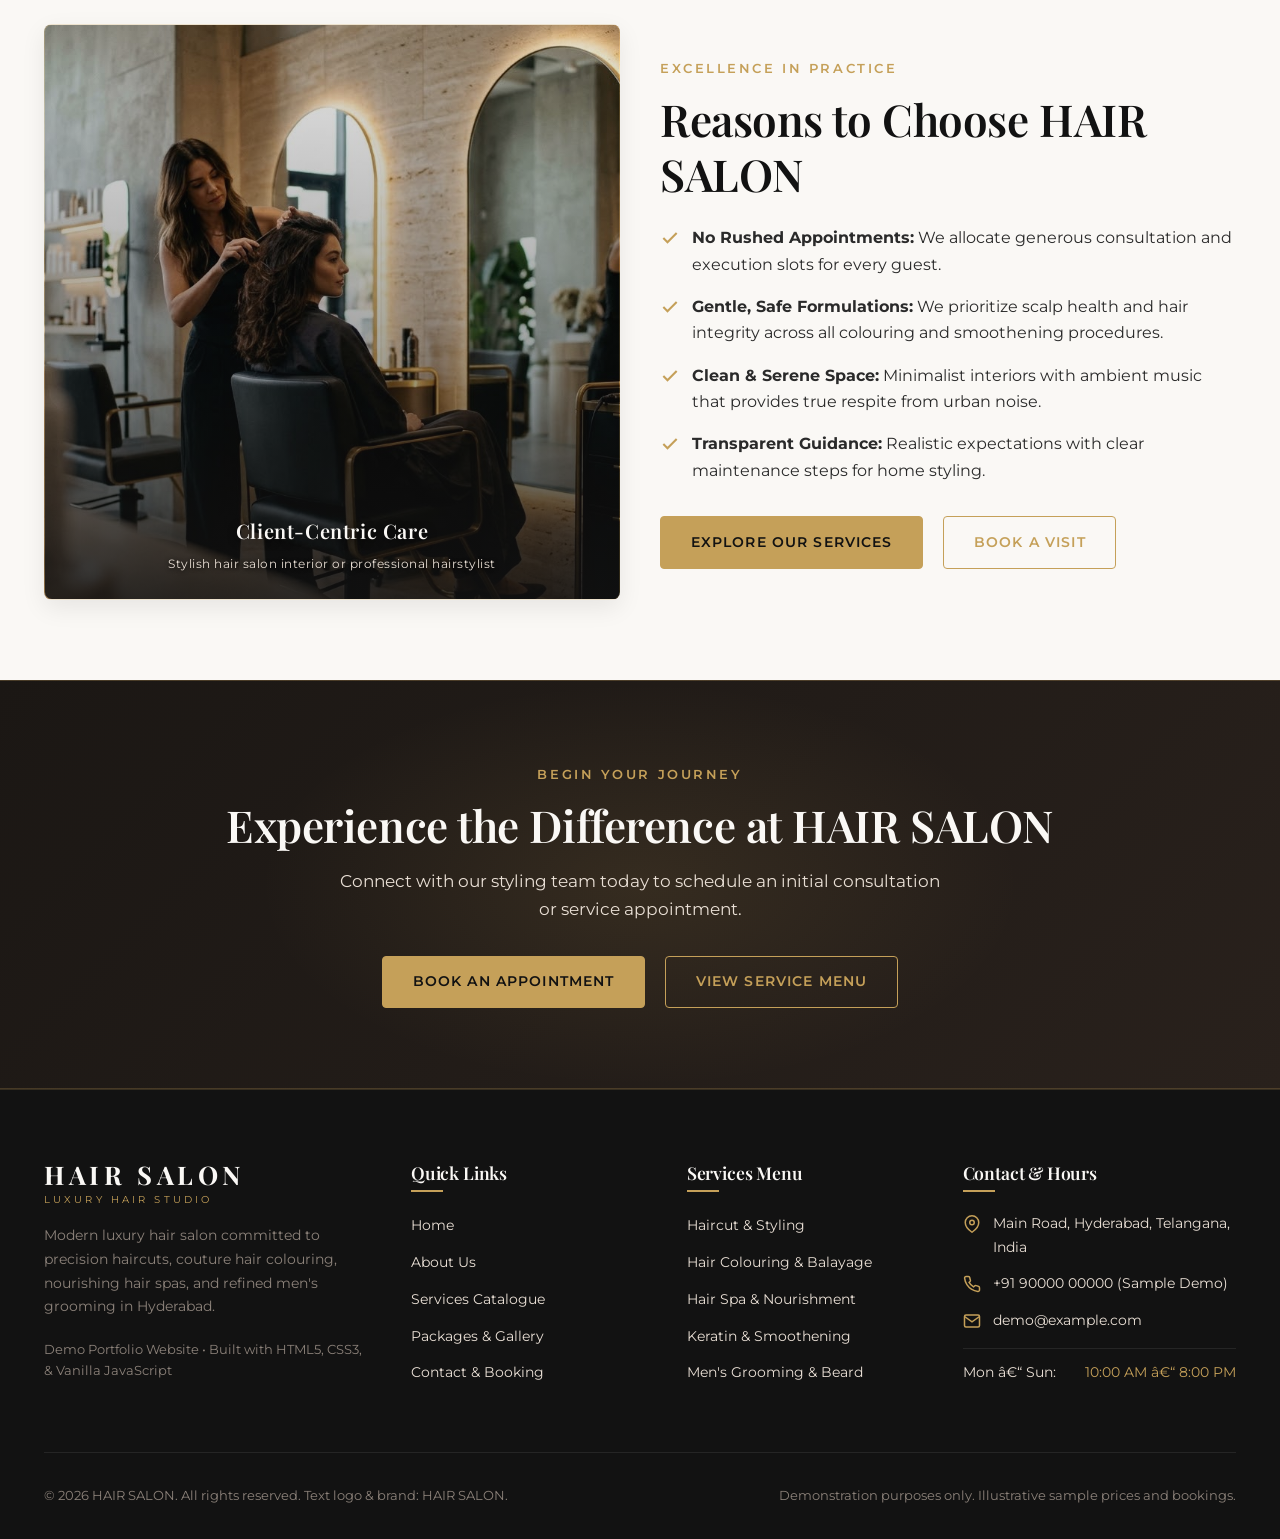
<file: about.html>
﻿<!DOCTYPE html>
<html lang="en">
<head>
  <meta charset="UTF-8">
  <meta name="viewport" content="width=device-width, initial-scale=1.0">
  <title>About Us | HAIR SALON - Philosophy, Stylists &amp; Salon Experience</title>
  <meta name="description" content="Learn about HAIR SALON's philosophy, mindful hair care approach, mission, vision, and sample illustrative styling team in Hyderabad.">
  <link rel="preconnect" href="https://fonts.googleapis.com">
  <link rel="preconnect" href="https://fonts.gstatic.com" crossorigin>
  <link href="https://fonts.googleapis.com/css2?family=Montserrat:wght@300;400;500;600;700&family=Playfair+Display:ital,wght@0,500;0,600;0,700;1,400&display=swap" rel="stylesheet">
  <link rel="stylesheet" href="css/style.css">
</head>
<body>

  <!-- Top Demo Bar -->
  <div class="demo-badge-bar">
    <span>DEMONSTRATION WEBSITE</span> &bull; Illustrative sample showcase for HAIR SALON &bull; Stylist profiles are sample representations
  </div>

  <!-- Header / Navigation -->
  <header class="site-header" id="siteHeader">
    <div class="container header-container">
      <a href="index.html" class="logo-link" aria-label="HAIR SALON Home">
        <span class="logo-text">HAIR SALON</span>
        <span class="logo-sub">Luxury Hair Studio</span>
      </a>

            <nav aria-label="Main Navigation">
        <ul class="nav-menu" id="navMenu">
          <li><a href="index.html" class="nav-link">Home</a></li>
          <li><a href="about.html" class="nav-link active">About</a></li>
          <li class="nav-item-dropdown">
            <a href="services.html" class="nav-link nav-dropdown-toggle">
              Services
              <svg width="12" height="12" viewBox="0 0 24 24" fill="none" stroke="currentColor" stroke-width="2"><path d="M6 9l6 6 6-6"/></svg>
            </a>
            <ul class="nav-dropdown-menu">
              <li><a href="services.html" class="nav-dropdown-link">All Services</a></li>
              <li><a href="haircut-styling.html" class="nav-dropdown-link">Haircut &amp; Styling</a></li>
              <li><a href="hair-colouring.html" class="nav-dropdown-link">Hair Colouring</a></li>
              <li><a href="hair-treatments.html" class="nav-dropdown-link">Hair Treatments</a></li>
            </ul>
          </li>
          <li><a href="packages-gallery.html" class="nav-link">Packages &amp; Gallery</a></li>
          <li><a href="contact.html" class="nav-link">Contact</a></li>
        </ul>
      </nav>

      <div class="header-cta">
        <a href="contact.html" class="btn btn-primary btn-sm">Book an Appointment</a>
        <button class="hamburger-btn" id="hamburgerBtn" aria-label="Toggle navigation menu" aria-expanded="false">
          <span></span>
          <span></span>
          <span></span>
        </button>
      </div>
    </div>
  </header>

  <main id="mainContent">
    <!-- Hero Banner -->
    <section class="page-hero">
      <div class="container">
        <div class="page-breadcrumbs">
          <a href="index.html">Home</a> / <span>About Us</span>
        </div>
        <h1>About HAIR SALON</h1>
        <p>A contemporary sanctum dedicated to precision hair craftsmanship, aesthetic wellness, and personalized hair care rituals.</p>
      </div>
    </section>

    <!-- Introduction & Philosophy -->
    <section class="section">
      <div class="container">
        <div class="grid-2" style="align-items: center;">
          <div class="fade-in-scroll">
            <span class="eyebrow">Our Philosophy</span>
            <h2>Hair as an Extension of Personal Identity</h2>
            <p>
              At <strong>HAIR SALON</strong>, styling is never treated as a repetitive routine. We recognize that hair density, face shape, daily routine, and personal aesthetic form a distinct equation for each individual.
            </p>
            <p>
              Our philosophy pairs minimalist precision cutting with conscious product choices. Rather than masking hair distress with superficial coatings, we believe in deep conditioning, thoughtful color formulations, and styles that gracefully grow out over weeks.
            </p>
            <div class="disclaimer-box" style="margin-top: 1.5rem;">
              <strong>Demonstration Note:</strong> All stylist profiles, team descriptions, and background details on this page are presented for website layout and aesthetic demonstration purposes only.
            </div>
          </div>

          <div class="fade-in-scroll">
            <!-- REUSABLE PLACEHOLDER 7: hair-salon-interior -->
            <!-- To replace with real image file later: <img src="assets/images/hair-salon-interior.jpg" alt="Interior view of HAIR SALON" class="rounded-image"> -->
            <div class="img-placeholder img-hair-salon-interior aspect-square" role="img" aria-label="HAIR SALON Interior placeholder">
              <svg class="img-placeholder-icon" viewBox="0 0 24 24" fill="none" stroke="#c5a059" stroke-width="1.5">
                <rect x="3" y="3" width="18" height="18" rx="2" ry="2"/>
                <line x1="3" y1="9" x2="21" y2="9"/>
                <line x1="9" y1="21" x2="9" y2="9"/>
              </svg>
              <div class="img-placeholder-title">HAIR SALON Interior</div>
              <span class="img-placeholder-badge">Placeholder: hair-salon-interior</span>
              <div class="img-placeholder-meta">Premium salon interior, mirrors, styling chairs &amp; workstations</div>
            </div>
          </div>
        </div>
      </div>
    </section>

    <!-- Mission & Vision -->
    <section class="section section-bg-light">
      <div class="container">
        <div class="grid-2">
          <div class="feature-card fade-in-scroll" style="text-align: left;">
            <div class="feature-icon-wrapper" style="margin: 0 0 1.25rem 0;">
              <svg width="28" height="28" viewBox="0 0 24 24" fill="none" stroke="currentColor" stroke-width="2"><circle cx="12" cy="12" r="10"/><line x1="2" y1="12" x2="22" y2="12"/><path d="M12 2a15.3 15.3 0 0 1 4 10 15.3 15.3 0 0 1-4 10 15.3 15.3 0 0 1-4-10 15.3 15.3 0 0 1 4-10z"/></svg>
            </div>
            <h3>Our Mission</h3>
            <p>
              To offer every guest an exceptional, unhurried salon experience grounded in individualized styling consultations, gentle formulations, and immaculate salon hygiene, ensuring confidence with every visit.
            </p>
          </div>

          <div class="feature-card fade-in-scroll" style="text-align: left;">
            <div class="feature-icon-wrapper" style="margin: 0 0 1.25rem 0;">
              <svg width="28" height="28" viewBox="0 0 24 24" fill="none" stroke="currentColor" stroke-width="2"><polygon points="12 2 15.09 8.26 22 9.27 17 14.14 18.18 21.02 12 17.77 5.82 21.02 7 14.14 2 9.27 8.91 8.26 12 2"/></svg>
            </div>
            <h3>Our Vision</h3>
            <p>
              To be recognized as a benchmark for contemporary hair styling elegance, where technical artistry and calm luxury coalesce to elevate modern personal grooming in Hyderabad.
            </p>
          </div>
        </div>
      </div>
    </section>

    <!-- Professional Stylist Profiles (Illustrative Sample Info) -->
    <section class="section">
      <div class="container">
        <div class="section-header fade-in-scroll">
          <span class="eyebrow">Creative Team</span>
          <h2>Our Professional Hairstylists</h2>
          <p>Sample illustrative profiles highlighting our salon's diverse styling proficiencies.</p>
          <span class="demo-review-notice">&bull; Illustrative sample information &bull; No fictional qualifications or awards &bull;</span>
        </div>

        <div class="grid-3">
          <!-- Stylist 1 -->
          <div class="stylist-card fade-in-scroll">
            <!-- REUSABLE PLACEHOLDER 8: hair-stylist-professional -->
            <div class="img-placeholder img-hair-stylist-professional" style="aspect-ratio: 4/3;" role="img" aria-label="Senior Hairstylist Profile">
              <svg class="img-placeholder-icon" viewBox="0 0 24 24" fill="none" stroke="#c5a059" stroke-width="1.5">
                <path d="M20 21v-2a4 4 0 0 0-4-4H8a4 4 0 0 0-4 4v2"/><circle cx="12" cy="7" r="4"/>
              </svg>
              <div class="img-placeholder-title">Senior Creative Stylist</div>
              <span class="img-placeholder-badge">Placeholder: hair-stylist-professional</span>
              <div class="img-placeholder-meta">Precision Cutting &amp; Silhouette Design</div>
            </div>
            <div class="stylist-card-body">
              <h3>Aarav Sharma</h3>
              <div class="stylist-role">Senior Hair Stylist</div>
              <p>Specializes in layered bobs, textured silhouettes, and customized face-framing cuts with effortless finishing.</p>
              <div class="stylist-specialty-tags">
                <span class="stylist-tag">Precision Cuts</span>
                <span class="stylist-tag">Layering</span>
                <span class="stylist-tag">Blow Dry</span>
              </div>
            </div>
          </div>

          <!-- Stylist 2 -->
          <div class="stylist-card fade-in-scroll">
            <!-- REUSABLE PLACEHOLDER 3: hair-colouring -->
            <div class="img-placeholder img-hair-colouring" style="aspect-ratio: 4/3;" role="img" aria-label="Colour Specialist Profile">
              <svg class="img-placeholder-icon" viewBox="0 0 24 24" fill="none" stroke="#c5a059" stroke-width="1.5">
                <path d="M12 2.69l5.66 5.66a8 8 0 1 1-11.31 0z"/>
              </svg>
              <div class="img-placeholder-title">Master Colourist</div>
              <span class="img-placeholder-badge">Placeholder: hair-colouring</span>
              <div class="img-placeholder-meta">Balayage, Highlights &amp; Colour Blending</div>
            </div>
            <div class="stylist-card-body">
              <h3>Meera Iyer</h3>
              <div class="stylist-role">Hair Colour Specialist</div>
              <p>Focuses on dimensional balayage, subtle sun-kissed babylights, and harmonic gloss tones designed for Indian hair tones.</p>
              <div class="stylist-specialty-tags">
                <span class="stylist-tag">Balayage</span>
                <span class="stylist-tag">Root Melt</span>
                <span class="stylist-tag">Tone Tuning</span>
              </div>
            </div>
          </div>

          <!-- Stylist 3 -->
          <div class="stylist-card fade-in-scroll">
            <!-- REUSABLE PLACEHOLDER 6: mens-haircut -->
            <div class="img-placeholder img-mens-haircut" style="aspect-ratio: 4/3;" role="img" aria-label="Men's Grooming Specialist Profile">
              <svg class="img-placeholder-icon" viewBox="0 0 24 24" fill="none" stroke="#c5a059" stroke-width="1.5">
                <circle cx="6" cy="6" r="3"/><circle cx="6" cy="18" r="3"/>
                <line x1="20" y1="4" x2="8.12" y2="15.88"/>
              </svg>
              <div class="img-placeholder-title">Men's Grooming Stylist</div>
              <span class="img-placeholder-badge">Placeholder: mens-haircut</span>
              <div class="img-placeholder-meta">Contemporary Fades &amp; Beard Contouring</div>
            </div>
            <div class="stylist-card-body">
              <h3>Rohan Verma</h3>
              <div class="stylist-role">Men's Grooming Expert</div>
              <p>Passionate about precision skin fades, tapered scissor work, textured pompadours, and bespoke beard alignment.</p>
              <div class="stylist-specialty-tags">
                <span class="stylist-tag">Skin Fades</span>
                <span class="stylist-tag">Beard Sculpt</span>
                <span class="stylist-tag">Texturing</span>
              </div>
            </div>
          </div>
        </div>
      </div>
    </section>

    <!-- The Salon Experience & Steps -->
    <section class="section section-bg-light">
      <div class="container">
        <div class="section-header fade-in-scroll">
          <span class="eyebrow">The Experience</span>
          <h2>What to Expect During Your Visit</h2>
          <p>Every appointment is structured to be leisurely, consultative, and thoroughly relaxing.</p>
        </div>

        <div class="tips-grid">
          <div class="tip-box fade-in-scroll">
            <div class="tip-number">01</div>
            <h4>Consultation &amp; Hair Audit</h4>
            <p>We review your hair texture, growth whorls, past treatments, and lifestyle goals to determine the optimal service approach.</p>
          </div>

          <div class="tip-box fade-in-scroll">
            <div class="tip-number">02</div>
            <h4>Restorative Shampoo Ritual</h4>
            <p>Enjoy a gentle, soothing hair wash using sulfate-balanced shampoos accompanied by a calming 5-minute scalp circulation massage.</p>
          </div>

          <div class="tip-box fade-in-scroll">
            <div class="tip-number">03</div>
            <h4>Crafted Execution &amp; Styling</h4>
            <p>Your haircut, colour, or spa treatment is executed methodically, concluded with blow-dry styling and daily home care suggestions.</p>
          </div>
        </div>
      </div>
    </section>

    <!-- Reasons to Choose Our Services -->
    <section class="section">
      <div class="container">
        <div class="grid-2" style="align-items: center;">
          <div class="fade-in-scroll">
            <!-- REUSABLE PLACEHOLDER 1: hair-salon-hero -->
            <div class="img-placeholder img-hair-salon-hero aspect-square" role="img" aria-label="HAIR SALON Stylist with client">
              <svg class="img-placeholder-icon" viewBox="0 0 24 24" fill="none" stroke="#c5a059" stroke-width="1.5">
                <circle cx="6" cy="6" r="3"/><circle cx="6" cy="18" r="3"/>
                <line x1="20" y1="4" x2="8.12" y2="15.88"/>
              </svg>
              <div class="img-placeholder-title">Client-Centric Care</div>
              <span class="img-placeholder-badge">Placeholder: hair-salon-hero</span>
              <div class="img-placeholder-meta">Stylish hair salon interior or professional hairstylist</div>
            </div>
          </div>

          <div class="fade-in-scroll">
            <span class="eyebrow">Excellence in Practice</span>
            <h2>Reasons to Choose HAIR SALON</h2>
            <ul style="margin: 1.5rem 0; display: flex; flex-direction: column; gap: 1rem;">
              <li style="display: flex; gap: 0.75rem; align-items: flex-start;">
                <svg width="20" height="20" viewBox="0 0 24 24" fill="none" stroke="#c5a059" stroke-width="2.5" style="flex-shrink: 0; margin-top: 3px;"><polyline points="20 6 9 17 4 12"/></svg>
                <span><strong>No Rushed Appointments:</strong> We allocate generous consultation and execution slots for every guest.</span>
              </li>
              <li style="display: flex; gap: 0.75rem; align-items: flex-start;">
                <svg width="20" height="20" viewBox="0 0 24 24" fill="none" stroke="#c5a059" stroke-width="2.5" style="flex-shrink: 0; margin-top: 3px;"><polyline points="20 6 9 17 4 12"/></svg>
                <span><strong>Gentle, Safe Formulations:</strong> We prioritize scalp health and hair integrity across all colouring and smoothening procedures.</span>
              </li>
              <li style="display: flex; gap: 0.75rem; align-items: flex-start;">
                <svg width="20" height="20" viewBox="0 0 24 24" fill="none" stroke="#c5a059" stroke-width="2.5" style="flex-shrink: 0; margin-top: 3px;"><polyline points="20 6 9 17 4 12"/></svg>
                <span><strong>Clean &amp; Serene Space:</strong> Minimalist interiors with ambient music that provides true respite from urban noise.</span>
              </li>
              <li style="display: flex; gap: 0.75rem; align-items: flex-start;">
                <svg width="20" height="20" viewBox="0 0 24 24" fill="none" stroke="#c5a059" stroke-width="2.5" style="flex-shrink: 0; margin-top: 3px;"><polyline points="20 6 9 17 4 12"/></svg>
                <span><strong>Transparent Guidance:</strong> Realistic expectations with clear maintenance steps for home styling.</span>
              </li>
            </ul>

            <div style="margin-top: 2rem;">
              <a href="services.html" class="btn btn-primary">Explore Our Services</a>
              <a href="contact.html" class="btn btn-secondary" style="margin-left: 1rem;">Book a Visit</a>
            </div>
          </div>
        </div>
      </div>
    </section>

    <!-- CTA Section -->
    <section class="cta-banner">
      <div class="container fade-in-scroll">
        <span class="eyebrow" style="color: var(--color-champagne-gold);">Begin Your Journey</span>
        <h2>Experience the Difference at HAIR SALON</h2>
        <p>Connect with our styling team today to schedule an initial consultation or service appointment.</p>
        <div class="cta-banner-buttons">
          <a href="contact.html" class="btn btn-primary">Book an Appointment</a>
          <a href="services.html" class="btn btn-secondary">View Service Menu</a>
        </div>
      </div>
    </section>
  </main>

  <!-- Footer -->
  <footer class="site-footer">
    <div class="container">
      <div class="footer-grid">
        <div class="footer-col footer-about">
          <a href="index.html" class="logo-link">
            <span class="logo-text">HAIR SALON</span>
            <span class="logo-sub">Luxury Hair Studio</span>
          </a>
          <p>
            Modern luxury hair salon committed to precision haircuts, couture hair colouring, nourishing hair spas, and refined men's grooming in Hyderabad.
          </p>
          <div style="font-size: 0.8rem; color: var(--color-soft-taupe);">
            Demo Portfolio Website &bull; Built with HTML5, CSS3, &amp; Vanilla JavaScript
          </div>
        </div>

        <div class="footer-col footer-links">
          <h4>Quick Links</h4>
          <ul>
            <li><a href="index.html">Home</a></li>
            <li><a href="about.html">About Us</a></li>
            <li><a href="services.html">Services Catalogue</a></li>
            <li><a href="packages-gallery.html">Packages &amp; Gallery</a></li>
            <li><a href="contact.html">Contact &amp; Booking</a></li>
          </ul>
        </div>

        <div class="footer-col footer-links">
          <h4>Services Menu</h4>
          <ul>
            <li><a href="haircut-styling.html">Haircut &amp; Styling</a></li>
            <li><a href="hair-colouring.html">Hair Colouring &amp; Balayage</a></li>
            <li><a href="hair-treatments.html">Hair Spa &amp; Nourishment</a></li>
            <li><a href="hair-treatments.html">Keratin &amp; Smoothening</a></li>
            <li><a href="services.html">Men's Grooming &amp; Beard</a></li>
          </ul>
        </div>

        <div class="footer-col">
          <h4>Contact &amp; Hours</h4>
          <div class="footer-contact-item">
            <svg width="18" height="18" viewBox="0 0 24 24" fill="none" stroke="currentColor" stroke-width="2"><path d="M21 10c0 7-9 13-9 13s-9-6-9-13a9 9 0 0 1 18 0z"/><circle cx="12" cy="10" r="3"/></svg>
            <span>Main Road, Hyderabad, Telangana, India</span>
          </div>
          <div class="footer-contact-item">
            <svg width="18" height="18" viewBox="0 0 24 24" fill="none" stroke="currentColor" stroke-width="2"><path d="M22 16.92v3a2 2 0 0 1-2.18 2 19.79 19.79 0 0 1-8.63-3.07 19.5 19.5 0 0 1-6-6 19.79 19.79 0 0 1-3.07-8.67A2 2 0 0 1 4.11 2h3a2 2 0 0 1 2 1.72 12.84 12.84 0 0 0 .7 2.81 2 2 0 0 1-.45 2.11L8.09 9.91a16 16 0 0 0 6 6l1.27-1.27a2 2 0 0 1 2.11-.45 12.84 12.84 0 0 0 2.81.7A2 2 0 0 1 22 16.92z"/></svg>
            <a href="tel:+919000000000">+91 90000 00000 (Sample Demo)</a>
          </div>
          <div class="footer-contact-item">
            <svg width="18" height="18" viewBox="0 0 24 24" fill="none" stroke="currentColor" stroke-width="2"><path d="M4 4h16c1.1 0 2 .9 2 2v12c0 1.1-.9 2-2 2H4c-1.1 0-2-.9-2-2V6c0-1.1.9-2 2-2z"/><polyline points="22,6 12,13 2,6"/></svg>
            <a href="mailto:demo@example.com">demo@example.com</a>
          </div>
          <div style="margin-top: 1rem; padding-top: 0.75rem; border-top: 1px solid rgba(255, 255, 255, 0.08);">
            <div class="footer-hours-row">
              <span>Mon â€“ Sun:</span>
              <span>10:00 AM â€“ 8:00 PM</span>
            </div>
          </div>
        </div>
      </div>

      <div class="footer-bottom">
        <div>
          &copy; 2026 HAIR SALON. All rights reserved. Text logo &amp; brand: HAIR SALON.
        </div>
        <div>
          <span>Demonstration purposes only. Illustrative sample prices and bookings.</span>
        </div>
      </div>
    </div>
  </footer>

  <!-- Back to Top Button -->
  <button id="backToTopBtn" class="back-to-top" aria-label="Back to top">
    <svg width="20" height="20" viewBox="0 0 24 24" fill="none" stroke="currentColor" stroke-width="2.5"><polyline points="18 15 12 9 6 15"/></svg>
  </button>

  <script src="js/script.js"></script>
</body>
</html>
</file>
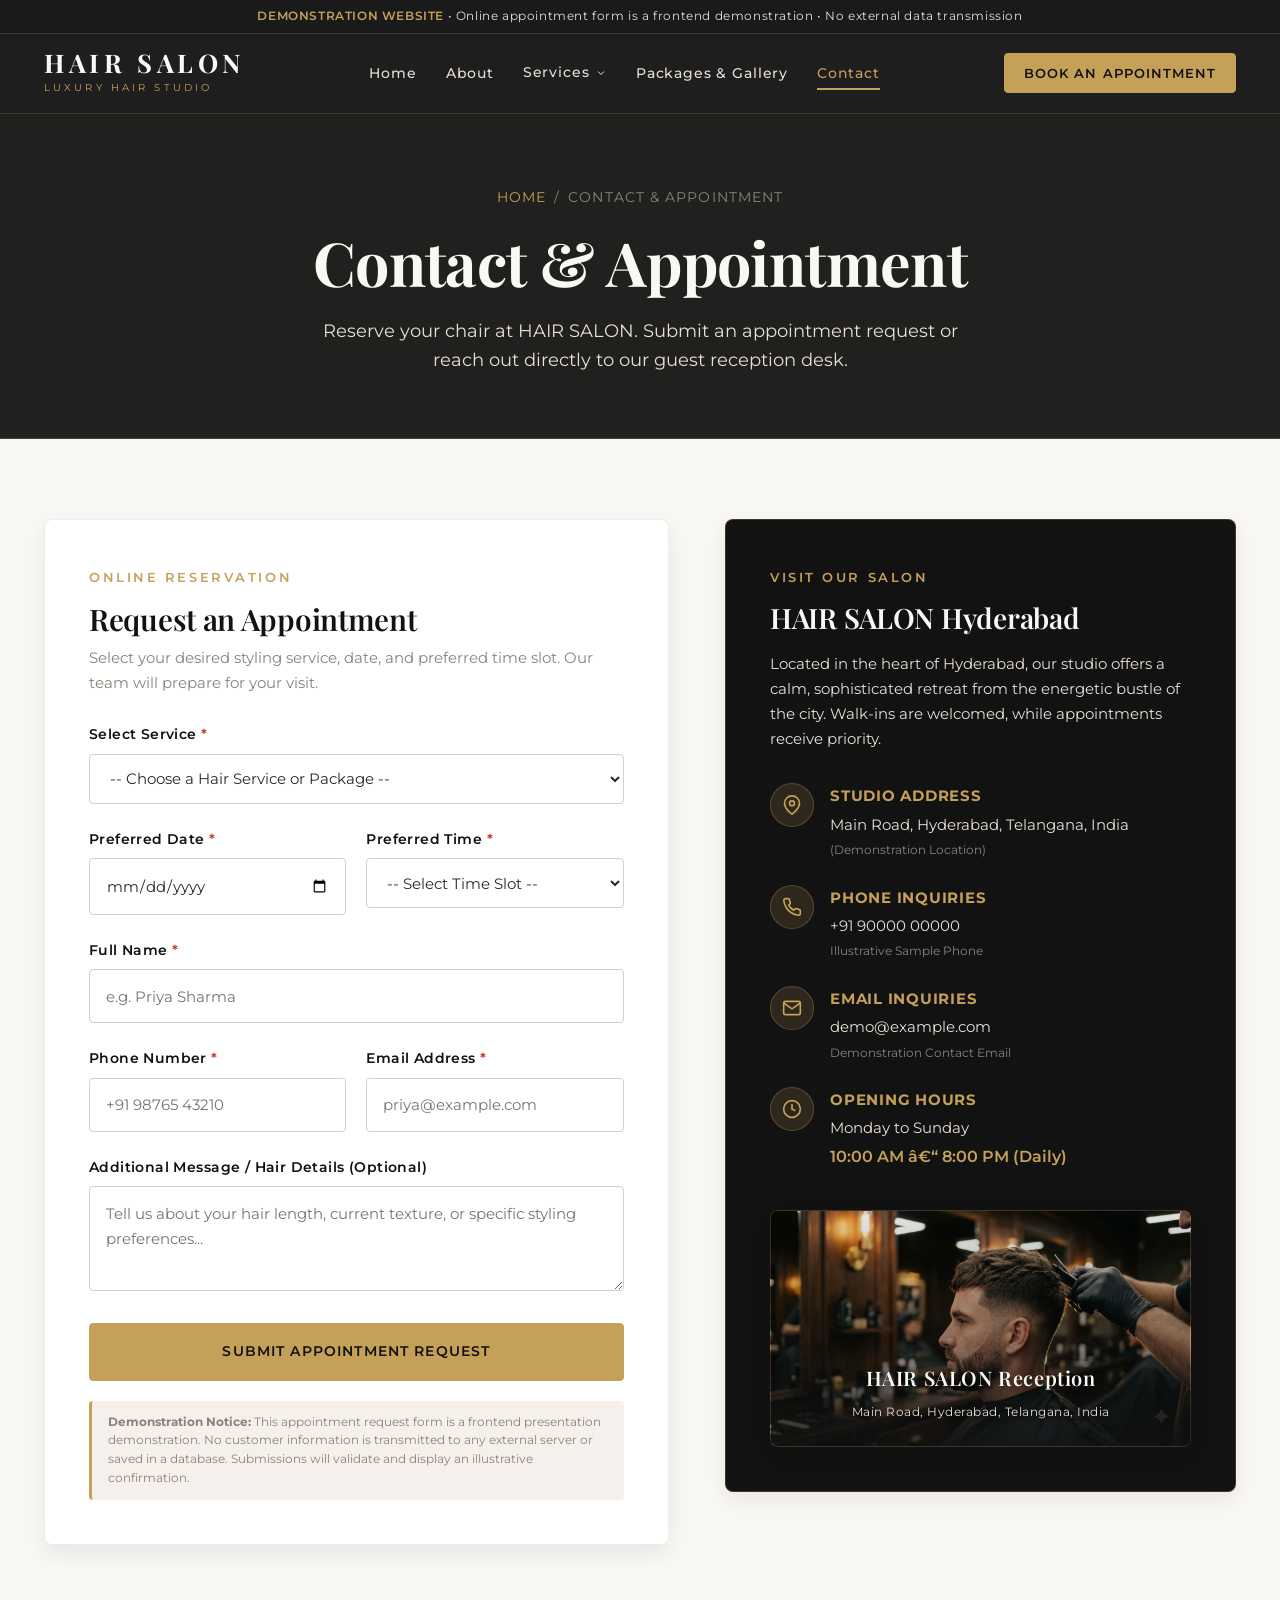
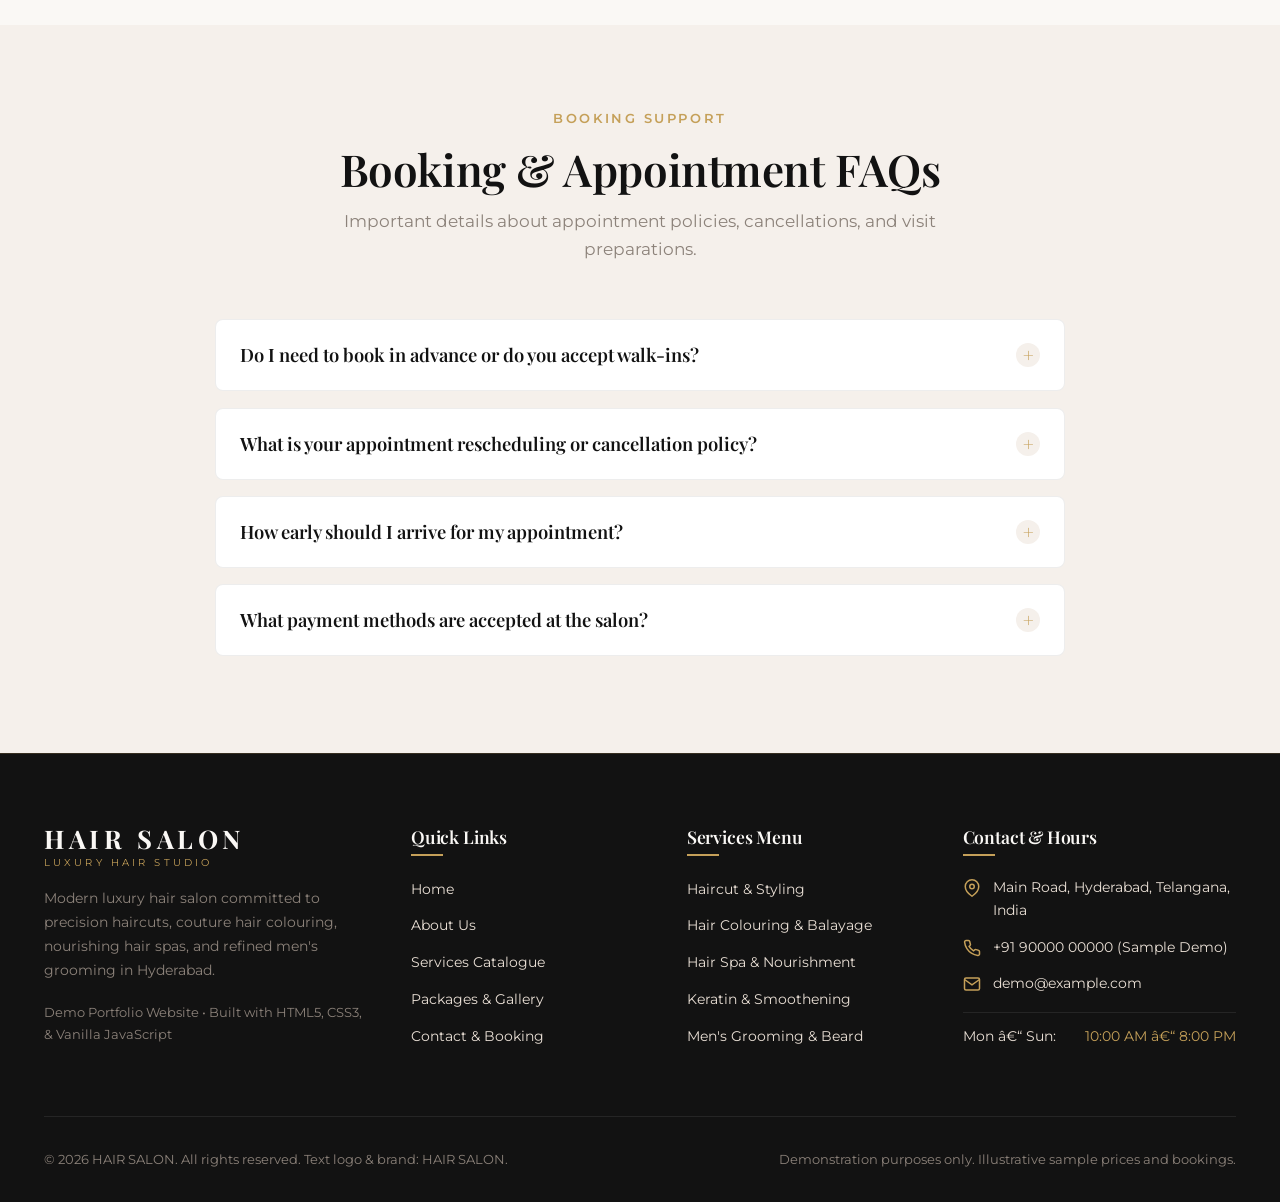
<file: contact.html>
﻿<!DOCTYPE html>
<html lang="en">
<head>
  <meta charset="UTF-8">
  <meta name="viewport" content="width=device-width, initial-scale=1.0">
  <title>Contact &amp; Appointment | HAIR SALON - Book Your Session</title>
  <meta name="description" content="Book an appointment at HAIR SALON in Hyderabad. Online appointment request form with validation, contact details, opening hours, and location information.">
  <link rel="preconnect" href="https://fonts.googleapis.com">
  <link rel="preconnect" href="https://fonts.gstatic.com" crossorigin>
  <link href="https://fonts.googleapis.com/css2?family=Montserrat:wght@300;400;500;600;700&family=Playfair+Display:ital,wght@0,500;0,600;0,700;1,400&display=swap" rel="stylesheet">
  <link rel="stylesheet" href="css/style.css">
</head>
<body>

  <!-- Top Demo Bar -->
  <div class="demo-badge-bar">
    <span>DEMONSTRATION WEBSITE</span> &bull; Online appointment form is a frontend demonstration &bull; No external data transmission
  </div>

  <!-- Header / Navigation -->
  <header class="site-header" id="siteHeader">
    <div class="container header-container">
      <a href="index.html" class="logo-link" aria-label="HAIR SALON Home">
        <span class="logo-text">HAIR SALON</span>
        <span class="logo-sub">Luxury Hair Studio</span>
      </a>

            <nav aria-label="Main Navigation">
        <ul class="nav-menu" id="navMenu">
          <li><a href="index.html" class="nav-link">Home</a></li>
          <li><a href="about.html" class="nav-link">About</a></li>
          <li class="nav-item-dropdown">
            <a href="services.html" class="nav-link nav-dropdown-toggle">
              Services
              <svg width="12" height="12" viewBox="0 0 24 24" fill="none" stroke="currentColor" stroke-width="2"><path d="M6 9l6 6 6-6"/></svg>
            </a>
            <ul class="nav-dropdown-menu">
              <li><a href="services.html" class="nav-dropdown-link">All Services</a></li>
              <li><a href="haircut-styling.html" class="nav-dropdown-link">Haircut &amp; Styling</a></li>
              <li><a href="hair-colouring.html" class="nav-dropdown-link">Hair Colouring</a></li>
              <li><a href="hair-treatments.html" class="nav-dropdown-link">Hair Treatments</a></li>
            </ul>
          </li>
          <li><a href="packages-gallery.html" class="nav-link">Packages &amp; Gallery</a></li>
          <li><a href="contact.html" class="nav-link active">Contact</a></li>
        </ul>
      </nav>

      <div class="header-cta">
        <a href="contact.html" class="btn btn-primary btn-sm">Book an Appointment</a>
        <button class="hamburger-btn" id="hamburgerBtn" aria-label="Toggle navigation menu" aria-expanded="false">
          <span></span>
          <span></span>
          <span></span>
        </button>
      </div>
    </div>
  </header>

  <main id="mainContent">
    <!-- Hero Banner -->
    <section class="page-hero">
      <div class="container">
        <div class="page-breadcrumbs">
          <a href="index.html">Home</a> / <span>Contact &amp; Appointment</span>
        </div>
        <h1>Contact &amp; Appointment</h1>
        <p>Reserve your chair at HAIR SALON. Submit an appointment request or reach out directly to our guest reception desk.</p>
      </div>
    </section>

    <!-- Main Contact & Booking Form Section -->
    <section class="section">
      <div class="container">
        <div class="contact-grid">

          <!-- Left: Appointment Booking Form -->
          <div class="booking-form-card fade-in-scroll">
            <span class="eyebrow">Online Reservation</span>
            <h2 style="font-size: 1.85rem; margin-bottom: 0.5rem;">Request an Appointment</h2>
            <p style="color: var(--color-soft-taupe); font-size: 0.95rem; margin-bottom: 1.75rem;">
              Select your desired styling service, date, and preferred time slot. Our team will prepare for your visit.
            </p>

            <!-- Feedback Alert for Submission -->
            <div id="appointmentAlert" class="form-alert" role="alert"></div>

            <form id="appointmentForm" novalidate>
              <!-- Service Selection -->
              <div class="form-group">
                <label for="serviceSelect" class="form-label">Select Service <span class="req">*</span></label>
                <select id="serviceSelect" class="form-control" required>
                  <option value="" disabled selected>-- Choose a Hair Service or Package --</option>
                  <optgroup label="Haircut &amp; Styling">
                    <option value="Women's Haircut (&#8377;500)">Women's Haircut (&#8377;500)</option>
                    <option value="Men's Haircut (&#8377;300)">Men's Haircut (&#8377;300)</option>
                    <option value="Kids' Haircut (&#8377;250)">Kids' Haircut (&#8377;250)</option>
                    <option value="Layer Haircut (&#8377;650)">Layer Haircut (&#8377;650)</option>
                    <option value="Bob Haircut (&#8377;600)">Bob Haircut (&#8377;600)</option>
                    <option value="Blow Dry (&#8377;350)">Blow Dry (&#8377;350)</option>
                    <option value="Professional Hair Styling (&#8377;500)">Professional Hair Styling (&#8377;500)</option>
                  </optgroup>
                  <optgroup label="Hair Colouring">
                    <option value="Global Hair Colour (&#8377;2,499)">Global Hair Colour (&#8377;2,499)</option>
                    <option value="Root Touch-Up (&#8377;999)">Root Touch-Up (&#8377;999)</option>
                    <option value="Foil Highlights (&#8377;2,999)">Foil Highlights (&#8377;2,999)</option>
                    <option value="French Balayage (&#8377;4,999)">French Balayage (&#8377;4,999)</option>
                    <option value="Fashion Hair Colour (&#8377;3,499)">Fashion Hair Colour (&#8377;3,499)</option>
                    <option value="Hair Colour Correction (&#8377;3,999)">Hair Colour Correction (&#8377;3,999)</option>
                  </optgroup>
                  <optgroup label="Hair Treatments &amp; Spa">
                    <option value="Botanical Hair Spa (&#8377;999)">Botanical Hair Spa (&#8377;999)</option>
                    <option value="Deep Conditioning (&#8377;799)">Deep Conditioning (&#8377;799)</option>
                    <option value="Hair Nourishment (&#8377;899)">Hair Nourishment (&#8377;899)</option>
                    <option value="Anti-Frizz Treatment (&#8377;1,299)">Anti-Frizz Treatment (&#8377;1,299)</option>
                    <option value="Hair Smoothening (&#8377;3,999)">Hair Smoothening (&#8377;3,999)</option>
                    <option value="Keratin Treatment (&#8377;4,999)">Keratin Treatment (&#8377;4,999)</option>
                    <option value="Rebonding (&#8377;5,499)">Rebonding (&#8377;5,499)</option>
                  </optgroup>
                  <optgroup label="Men's Grooming">
                    <option value="Men's Grooming Combo (&#8377;699)">Men's Grooming Combo (&#8377;699)</option>
                    <option value="Beard Styling (&#8377;200)">Beard Styling (&#8377;200)</option>
                  </optgroup>
                  <optgroup label="Curated Salon Packages">
                    <option value="Basic Haircut Package (&#8377;499)">Basic Haircut Package (&#8377;499)</option>
                    <option value="Hair Wash &amp; Styling Package (&#8377;799)">Hair Wash &amp; Styling Package (&#8377;799)</option>
                    <option value="Hair Spa Package (&#8377;1,499)">Hair Spa Package (&#8377;1,499)</option>
                    <option value="Hair Colour Package (&#8377;3,499)">Hair Colour Package (&#8377;3,499)</option>
                    <option value="Smoothening Package (&#8377;4,499)">Smoothening Package (&#8377;4,499)</option>
                    <option value="Complete Hair Care Package (&#8377;2,299)">Complete Hair Care Package (&#8377;2,299)</option>
                    <option value="Premium Hair Makeover Package (&#8377;6,999)">Premium Hair Makeover Package (&#8377;6,999)</option>
                  </optgroup>
                </select>
                <div class="form-error-msg">Please choose a valid service from the menu.</div>
              </div>

              <!-- Date & Time Row -->
              <div class="form-row">
                <div class="form-group">
                  <label for="appointmentDate" class="form-label">Preferred Date <span class="req">*</span></label>
                  <input type="date" id="appointmentDate" class="form-control" required>
                  <div class="form-error-msg">Please select an appointment date.</div>
                </div>

                <div class="form-group">
                  <label for="appointmentTime" class="form-label">Preferred Time <span class="req">*</span></label>
                  <select id="appointmentTime" class="form-control" required>
                    <option value="" disabled selected>-- Select Time Slot --</option>
                    <option value="10:00 AM">10:00 AM</option>
                    <option value="11:30 AM">11:30 AM</option>
                    <option value="01:00 PM">01:00 PM</option>
                    <option value="02:30 PM">02:30 PM</option>
                    <option value="04:00 PM">04:00 PM</option>
                    <option value="05:30 PM">05:30 PM</option>
                    <option value="07:00 PM">07:00 PM</option>
                  </select>
                  <div class="form-error-msg">Please select a time slot.</div>
                </div>
              </div>

              <!-- Customer Name -->
              <div class="form-group">
                <label for="customerName" class="form-label">Full Name <span class="req">*</span></label>
                <input type="text" id="customerName" class="form-control" placeholder="e.g. Priya Sharma" required>
                <div class="form-error-msg">Please enter your full name (minimum 2 characters).</div>
              </div>

              <!-- Phone & Email Row -->
              <div class="form-row">
                <div class="form-group">
                  <label for="customerPhone" class="form-label">Phone Number <span class="req">*</span></label>
                  <input type="tel" id="customerPhone" class="form-control" placeholder="+91 98765 43210" required>
                  <div class="form-error-msg">Please enter a valid phone number.</div>
                </div>

                <div class="form-group">
                  <label for="customerEmail" class="form-label">Email Address <span class="req">*</span></label>
                  <input type="email" id="customerEmail" class="form-control" placeholder="priya@example.com" required>
                  <div class="form-error-msg">Please enter a valid email address.</div>
                </div>
              </div>

              <!-- Additional Notes -->
              <div class="form-group">
                <label for="customerMessage" class="form-label">Additional Message / Hair Details (Optional)</label>
                <textarea id="customerMessage" class="form-control" rows="3" placeholder="Tell us about your hair length, current texture, or specific styling preferences..."></textarea>
              </div>

              <!-- Submit Button -->
              <button type="submit" class="btn btn-primary" style="width: 100%; padding: 1rem;">
                Submit Appointment Request
              </button>

              <!-- Demonstration Notice Box -->
              <div class="form-disclaimer">
                <strong>Demonstration Notice:</strong> This appointment request form is a frontend presentation demonstration. No customer information is transmitted to any external server or saved in a database. Submissions will validate and display an illustrative confirmation.
              </div>
            </form>
          </div>

          <!-- Right: Contact Information & Salon Details -->
          <div class="contact-info-card fade-in-scroll">
            <span class="eyebrow" style="color: var(--color-champagne-gold);">Visit Our Salon</span>
            <h3>HAIR SALON Hyderabad</h3>
            <p>
              Located in the heart of Hyderabad, our studio offers a calm, sophisticated retreat from the energetic bustle of the city. Walk-ins are welcomed, while appointments receive priority.
            </p>

            <div class="contact-info-list">
              <!-- Address -->
              <div class="contact-info-item">
                <div class="contact-info-icon">
                  <svg width="20" height="20" viewBox="0 0 24 24" fill="none" stroke="currentColor" stroke-width="2"><path d="M21 10c0 7-9 13-9 13s-9-6-9-13a9 9 0 0 1 18 0z"/><circle cx="12" cy="10" r="3"/></svg>
                </div>
                <div class="contact-info-text">
                  <strong>Studio Address</strong>
                  <span>Main Road, Hyderabad, Telangana, India</span>
                  <div style="font-size: 0.78rem; color: var(--color-soft-taupe); margin-top: 2px;">(Demonstration Location)</div>
                </div>
              </div>

              <!-- Phone -->
              <div class="contact-info-item">
                <div class="contact-info-icon">
                  <svg width="20" height="20" viewBox="0 0 24 24" fill="none" stroke="currentColor" stroke-width="2"><path d="M22 16.92v3a2 2 0 0 1-2.18 2 19.79 19.79 0 0 1-8.63-3.07 19.5 19.5 0 0 1-6-6 19.79 19.79 0 0 1-3.07-8.67A2 2 0 0 1 4.11 2h3a2 2 0 0 1 2 1.72 12.84 12.84 0 0 0 .7 2.81 2 2 0 0 1-.45 2.11L8.09 9.91a16 16 0 0 0 6 6l1.27-1.27a2 2 0 0 1 2.11-.45 12.84 12.84 0 0 0 2.81.7A2 2 0 0 1 22 16.92z"/></svg>
                </div>
                <div class="contact-info-text">
                  <strong>Phone Inquiries</strong>
                  <a href="tel:+919000000000">+91 90000 00000</a>
                  <div style="font-size: 0.78rem; color: var(--color-soft-taupe); margin-top: 2px;">Illustrative Sample Phone</div>
                </div>
              </div>

              <!-- Email -->
              <div class="contact-info-item">
                <div class="contact-info-icon">
                  <svg width="20" height="20" viewBox="0 0 24 24" fill="none" stroke="currentColor" stroke-width="2"><path d="M4 4h16c1.1 0 2 .9 2 2v12c0 1.1-.9 2-2 2H4c-1.1 0-2-.9-2-2V6c0-1.1.9-2 2-2z"/><polyline points="22,6 12,13 2,6"/></svg>
                </div>
                <div class="contact-info-text">
                  <strong>Email Inquiries</strong>
                  <a href="mailto:demo@example.com">demo@example.com</a>
                  <div style="font-size: 0.78rem; color: var(--color-soft-taupe); margin-top: 2px;">Demonstration Contact Email</div>
                </div>
              </div>

              <!-- Opening Hours -->
              <div class="contact-info-item">
                <div class="contact-info-icon">
                  <svg width="20" height="20" viewBox="0 0 24 24" fill="none" stroke="currentColor" stroke-width="2"><circle cx="12" cy="12" r="10"/><polyline points="12 6 12 12 16 14"/></svg>
                </div>
                <div class="contact-info-text">
                  <strong>Opening Hours</strong>
                  <span>Monday to Sunday</span>
                  <div style="color: var(--color-champagne-gold); font-weight: 600; margin-top: 2px;">
                    10:00 AM â€“ 8:00 PM (Daily)
                  </div>
                </div>
              </div>
            </div>

            <!-- Salon Interior Visual Mini -->
            <!-- REUSABLE PLACEHOLDER 7: hair-salon-interior -->
            <div class="img-placeholder img-hair-salon-interior" style="aspect-ratio: 16/9;" role="img" aria-label="Salon Interior Map preview">
              <svg class="img-placeholder-icon" viewBox="0 0 24 24" fill="none" stroke="#c5a059" stroke-width="1.5"><rect x="3" y="3" width="18" height="18" rx="2" ry="2"/><line x1="3" y1="9" x2="21" y2="9"/><line x1="9" y1="21" x2="9" y2="9"/></svg>
              <div class="img-placeholder-title">HAIR SALON Reception</div>
              <span class="img-placeholder-badge">Placeholder: hair-salon-interior</span>
              <div class="img-placeholder-meta">Main Road, Hyderabad, Telangana, India</div>
            </div>
          </div>

        </div>
      </div>
    </section>

    <!-- Frequently Asked Questions -->
    <section class="section section-bg-light">
      <div class="container">
        <div class="section-header fade-in-scroll">
          <span class="eyebrow">Booking Support</span>
          <h2>Booking &amp; Appointment FAQs</h2>
          <p>Important details about appointment policies, cancellations, and visit preparations.</p>
        </div>

        <div class="faq-container">
          <div class="faq-item fade-in-scroll">
            <button class="faq-question" aria-expanded="false">
              Do I need to book in advance or do you accept walk-ins?
              <span class="faq-toggle-icon">+</span>
            </button>
            <div class="faq-answer">
              <div class="faq-answer-inner">
                While we warmly welcome walk-in guests whenever salon capacity permits, advance reservations are recommendedâ€”especially on weekends and for lengthy chemical services like balayage, keratin, and smoothening.
              </div>
            </div>
          </div>

          <div class="faq-item fade-in-scroll">
            <button class="faq-question" aria-expanded="false">
              What is your appointment rescheduling or cancellation policy?
              <span class="faq-toggle-icon">+</span>
            </button>
            <div class="faq-answer">
              <div class="faq-answer-inner">
                We kindly request at least 4 hours' notice if you need to reschedule or cancel your appointment. This allows our stylists to open up the reservation slot for other waiting guests.
              </div>
            </div>
          </div>

          <div class="faq-item fade-in-scroll">
            <button class="faq-question" aria-expanded="false">
              How early should I arrive for my appointment?
              <span class="faq-toggle-icon">+</span>
            </button>
            <div class="faq-answer">
              <div class="faq-answer-inner">
                We recommend arriving approximately 10 minutes prior to your scheduled time. This ensures you can settle in comfortably, enjoy a complimentary refreshment, and participate in an unhurried consultation.
              </div>
            </div>
          </div>

          <div class="faq-item fade-in-scroll">
            <button class="faq-question" aria-expanded="false">
              What payment methods are accepted at the salon?
              <span class="faq-toggle-icon">+</span>
            </button>
            <div class="faq-answer">
              <div class="faq-answer-inner">
                At our salon desk, we accept UPI payments, all major debit and credit cards, and cash. All service prices displayed are inclusive of GST.
              </div>
            </div>
          </div>
        </div>
      </div>
    </section>
  </main>

  <!-- Footer -->
  <footer class="site-footer">
    <div class="container">
      <div class="footer-grid">
        <div class="footer-col footer-about">
          <a href="index.html" class="logo-link">
            <span class="logo-text">HAIR SALON</span>
            <span class="logo-sub">Luxury Hair Studio</span>
          </a>
          <p>
            Modern luxury hair salon committed to precision haircuts, couture hair colouring, nourishing hair spas, and refined men's grooming in Hyderabad.
          </p>
          <div style="font-size: 0.8rem; color: var(--color-soft-taupe);">
            Demo Portfolio Website &bull; Built with HTML5, CSS3, &amp; Vanilla JavaScript
          </div>
        </div>

        <div class="footer-col footer-links">
          <h4>Quick Links</h4>
          <ul>
            <li><a href="index.html">Home</a></li>
            <li><a href="about.html">About Us</a></li>
            <li><a href="services.html">Services Catalogue</a></li>
            <li><a href="packages-gallery.html">Packages &amp; Gallery</a></li>
            <li><a href="contact.html">Contact &amp; Booking</a></li>
          </ul>
        </div>

        <div class="footer-col footer-links">
          <h4>Services Menu</h4>
          <ul>
            <li><a href="haircut-styling.html">Haircut &amp; Styling</a></li>
            <li><a href="hair-colouring.html">Hair Colouring &amp; Balayage</a></li>
            <li><a href="hair-treatments.html">Hair Spa &amp; Nourishment</a></li>
            <li><a href="hair-treatments.html">Keratin &amp; Smoothening</a></li>
            <li><a href="services.html">Men's Grooming &amp; Beard</a></li>
          </ul>
        </div>

        <div class="footer-col">
          <h4>Contact &amp; Hours</h4>
          <div class="footer-contact-item">
            <svg width="18" height="18" viewBox="0 0 24 24" fill="none" stroke="currentColor" stroke-width="2"><path d="M21 10c0 7-9 13-9 13s-9-6-9-13a9 9 0 0 1 18 0z"/><circle cx="12" cy="10" r="3"/></svg>
            <span>Main Road, Hyderabad, Telangana, India</span>
          </div>
          <div class="footer-contact-item">
            <svg width="18" height="18" viewBox="0 0 24 24" fill="none" stroke="currentColor" stroke-width="2"><path d="M22 16.92v3a2 2 0 0 1-2.18 2 19.79 19.79 0 0 1-8.63-3.07 19.5 19.5 0 0 1-6-6 19.79 19.79 0 0 1-3.07-8.67A2 2 0 0 1 4.11 2h3a2 2 0 0 1 2 1.72 12.84 12.84 0 0 0 .7 2.81 2 2 0 0 1-.45 2.11L8.09 9.91a16 16 0 0 0 6 6l1.27-1.27a2 2 0 0 1 2.11-.45 12.84 12.84 0 0 0 2.81.7A2 2 0 0 1 22 16.92z"/></svg>
            <a href="tel:+919000000000">+91 90000 00000 (Sample Demo)</a>
          </div>
          <div class="footer-contact-item">
            <svg width="18" height="18" viewBox="0 0 24 24" fill="none" stroke="currentColor" stroke-width="2"><path d="M4 4h16c1.1 0 2 .9 2 2v12c0 1.1-.9 2-2 2H4c-1.1 0-2-.9-2-2V6c0-1.1.9-2 2-2z"/><polyline points="22,6 12,13 2,6"/></svg>
            <a href="mailto:demo@example.com">demo@example.com</a>
          </div>
          <div style="margin-top: 1rem; padding-top: 0.75rem; border-top: 1px solid rgba(255, 255, 255, 0.08);">
            <div class="footer-hours-row">
              <span>Mon â€“ Sun:</span>
              <span>10:00 AM â€“ 8:00 PM</span>
            </div>
          </div>
        </div>
      </div>

      <div class="footer-bottom">
        <div>
          &copy; 2026 HAIR SALON. All rights reserved. Text logo &amp; brand: HAIR SALON.
        </div>
        <div>
          <span>Demonstration purposes only. Illustrative sample prices and bookings.</span>
        </div>
      </div>
    </div>
  </footer>

  <!-- Back to Top Button -->
  <button id="backToTopBtn" class="back-to-top" aria-label="Back to top">
    <svg width="20" height="20" viewBox="0 0 24 24" fill="none" stroke="currentColor" stroke-width="2.5"><polyline points="18 15 12 9 6 15"/></svg>
  </button>

  <script src="js/script.js"></script>
</body>
</html>
</file>
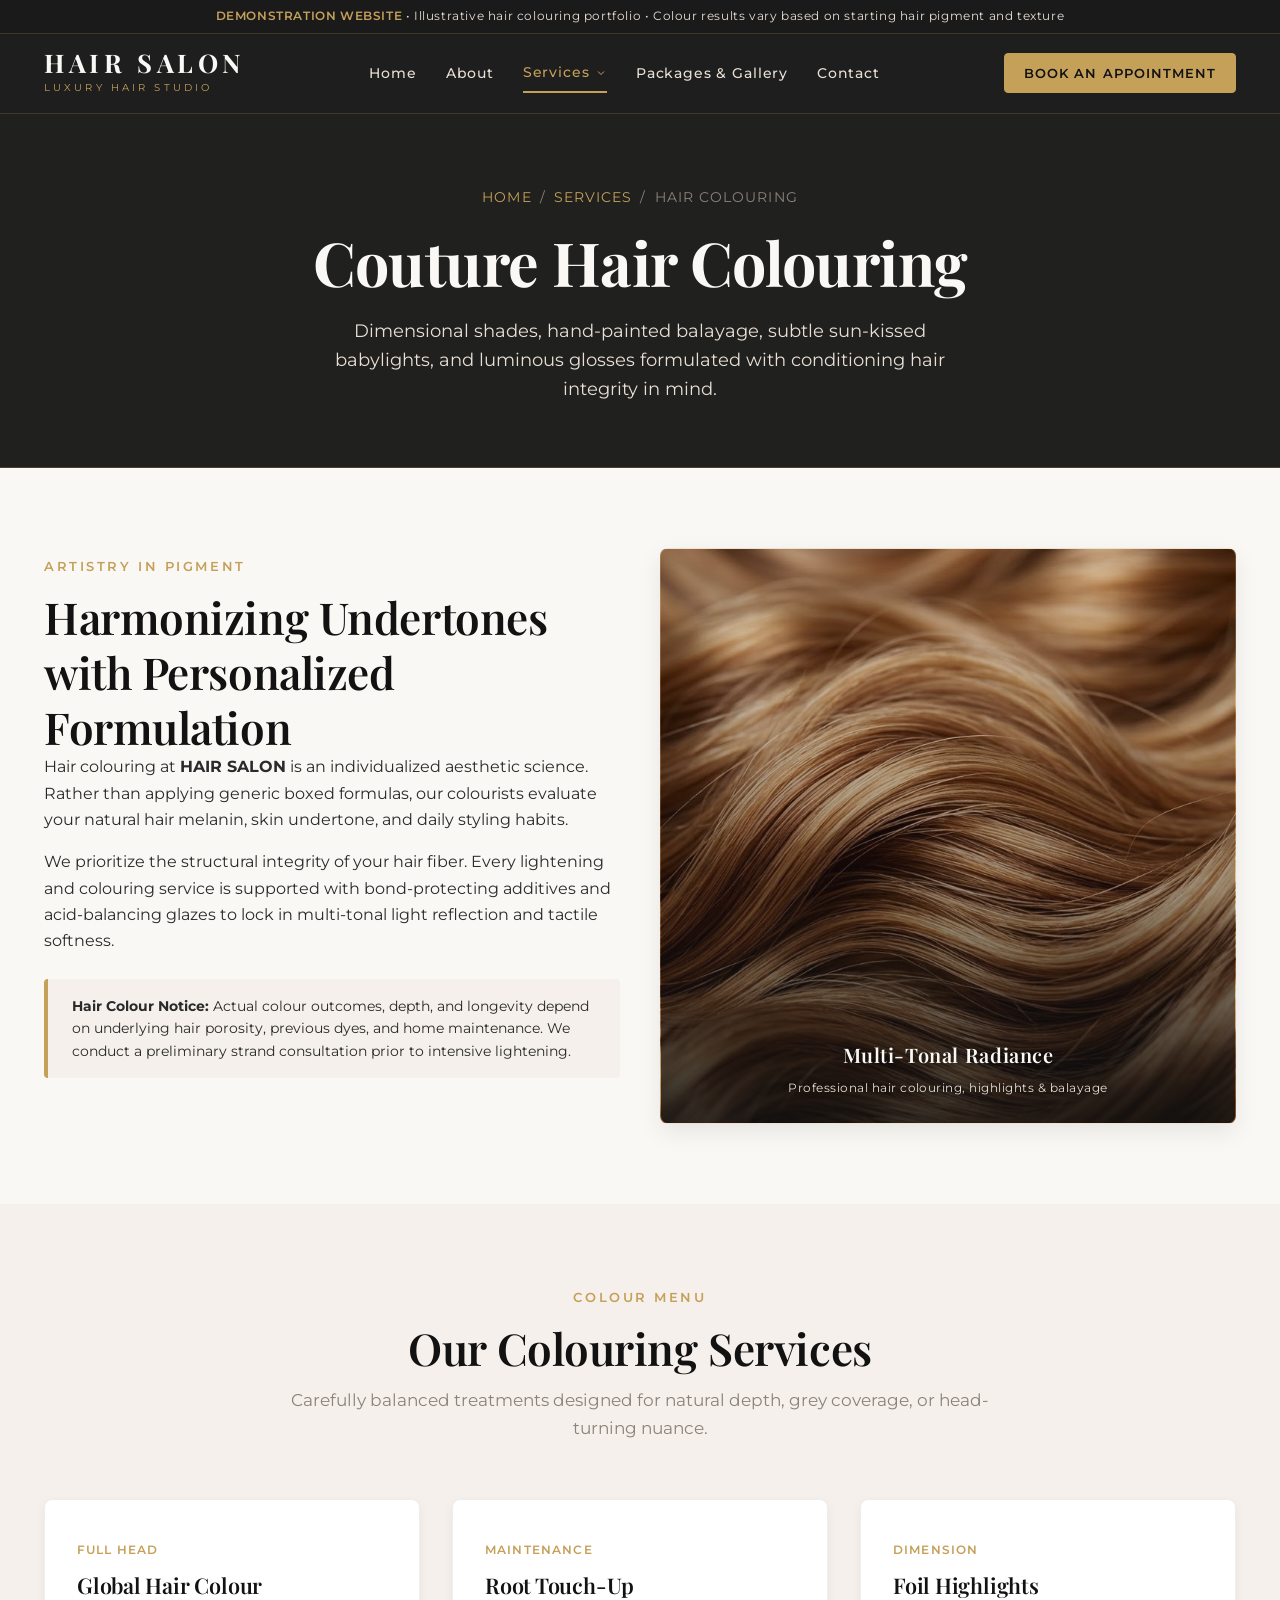
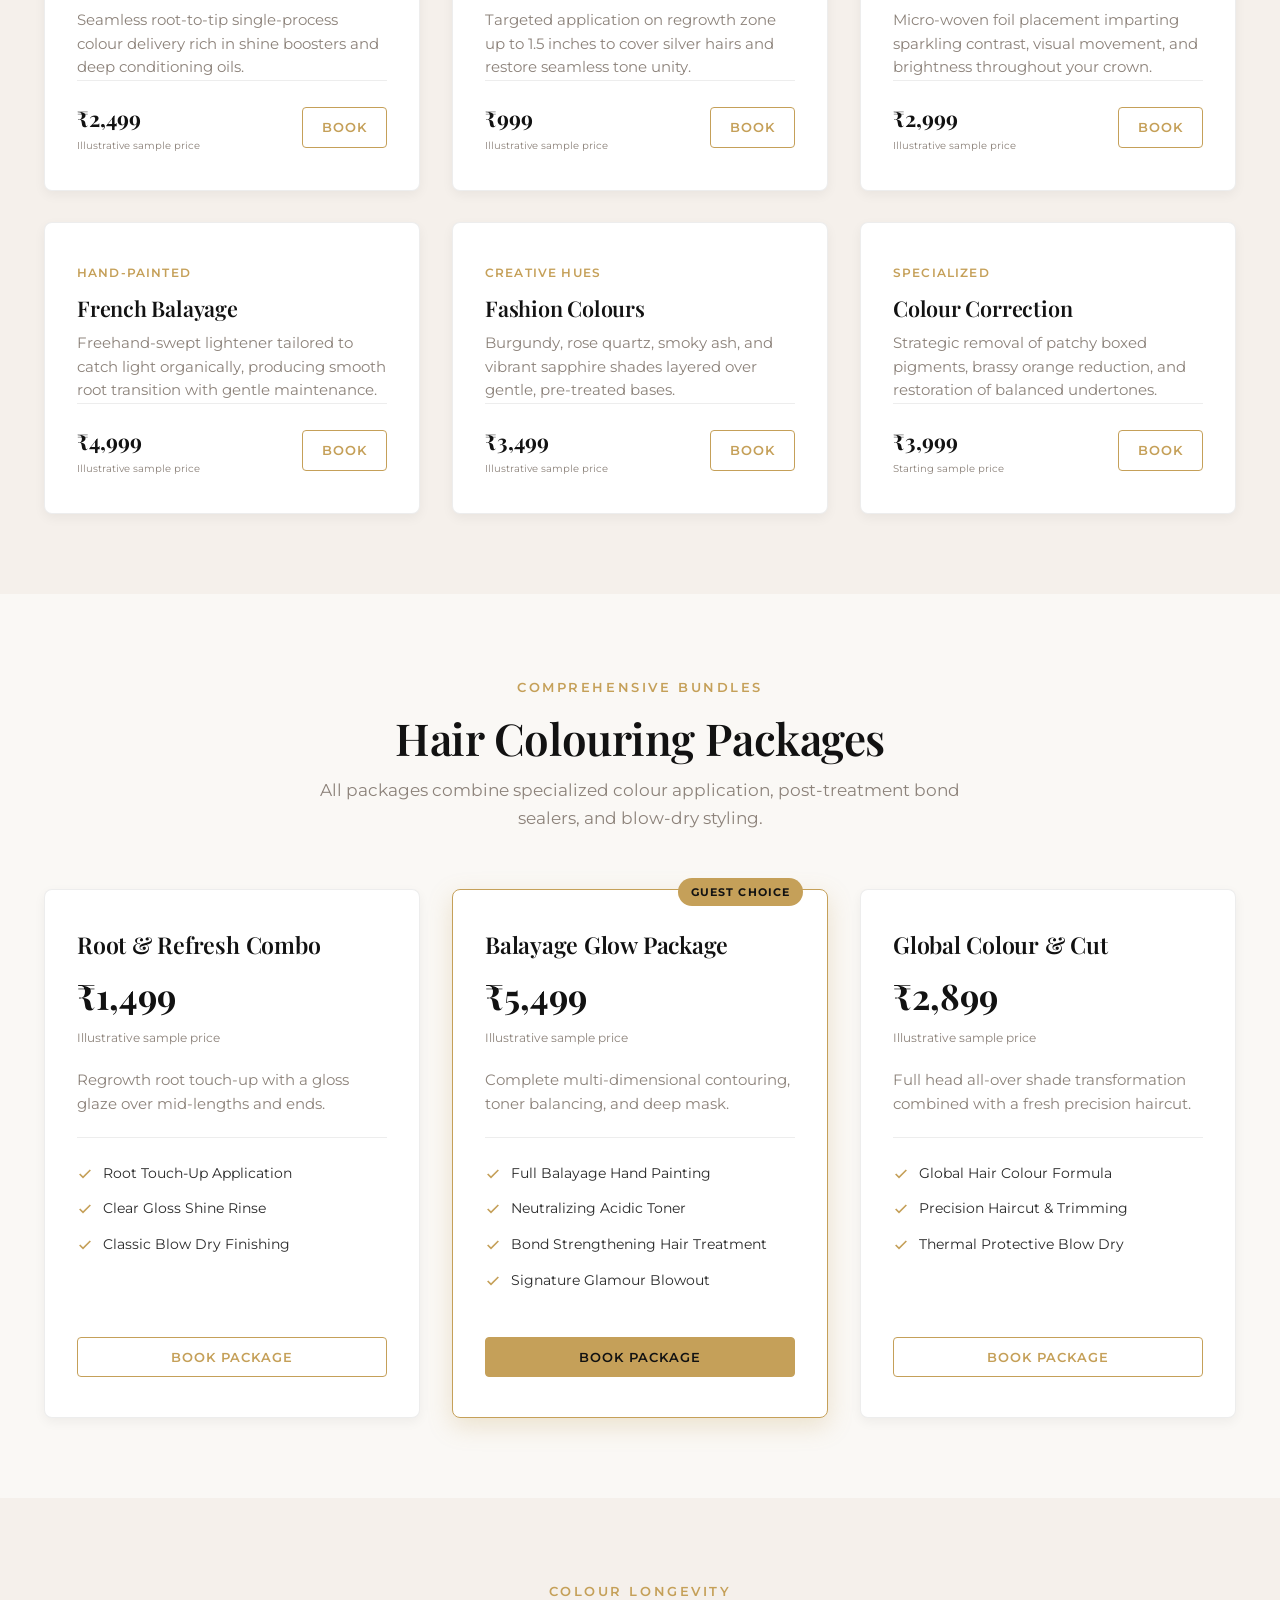
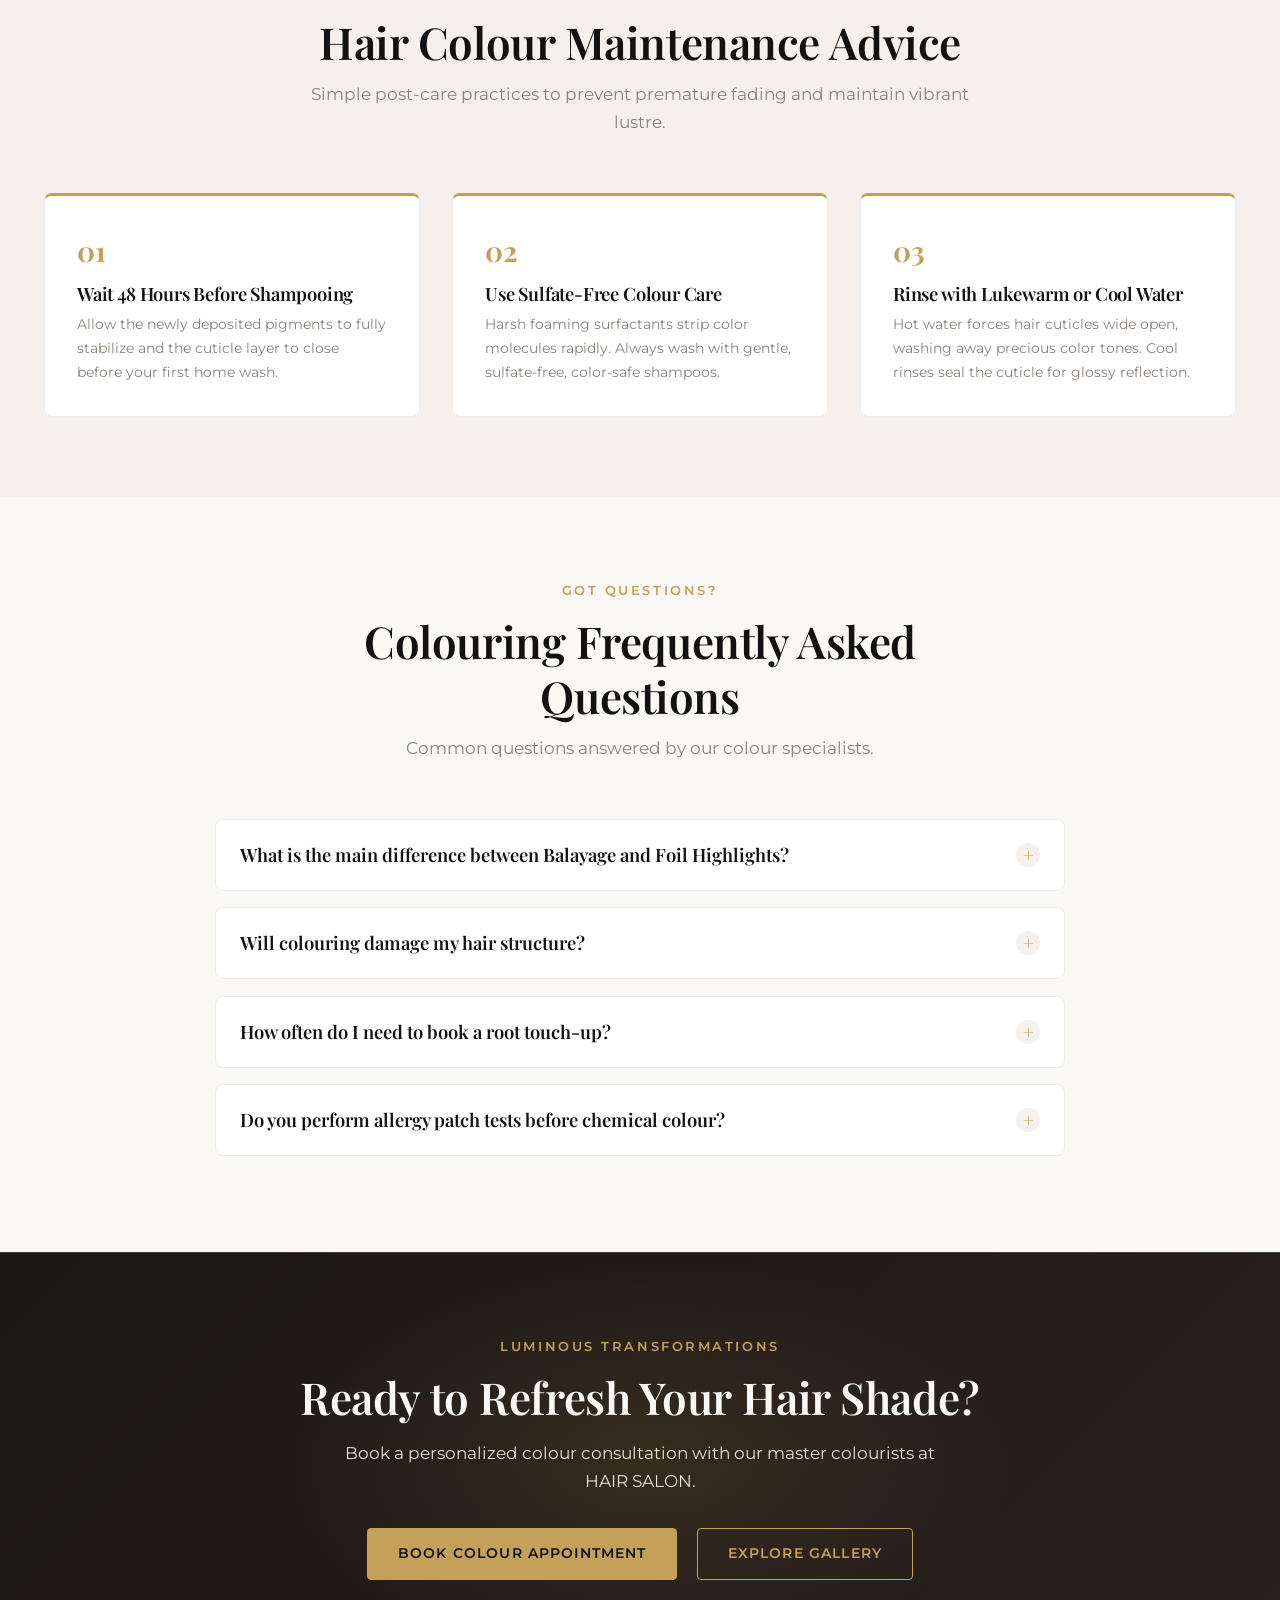
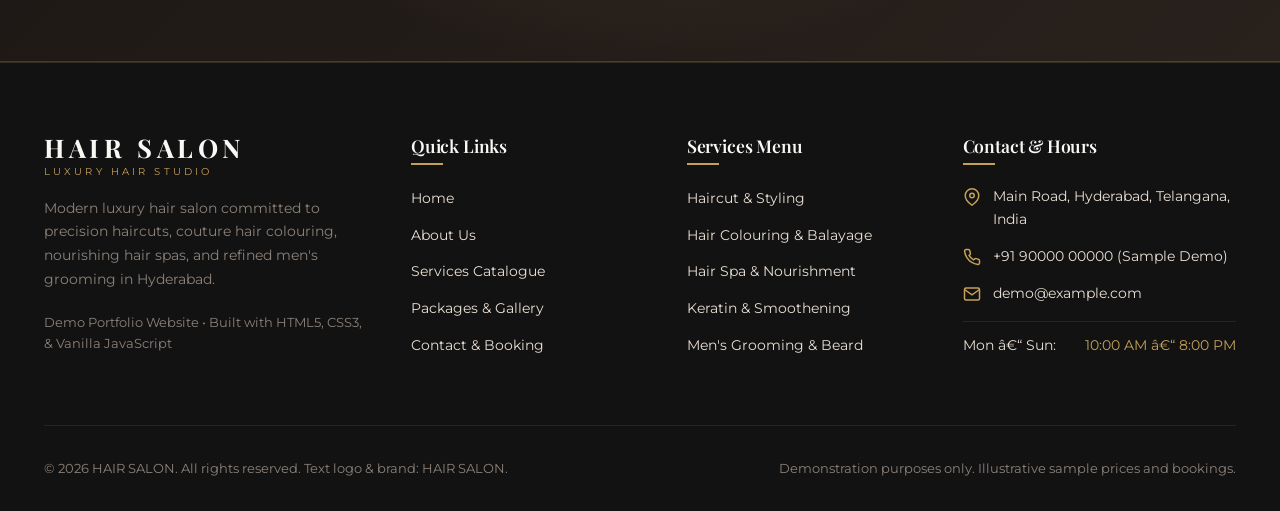
<file: hair-colouring.html>
﻿<!DOCTYPE html>
<html lang="en">
<head>
  <meta charset="UTF-8">
  <meta name="viewport" content="width=device-width, initial-scale=1.0">
  <title>Hair Colouring &amp; Balayage | HAIR SALON - Global Colour, Highlights &amp; Toners</title>
  <meta name="description" content="Explore custom hair colouring at HAIR SALON: global colour, balayage, foil highlights, root touch-up, colour correction, and post-colour maintenance in Hyderabad.">
  <link rel="preconnect" href="https://fonts.googleapis.com">
  <link rel="preconnect" href="https://fonts.gstatic.com" crossorigin>
  <link href="https://fonts.googleapis.com/css2?family=Montserrat:wght@300;400;500;600;700&family=Playfair+Display:ital,wght@0,500;0,600;0,700;1,400&display=swap" rel="stylesheet">
  <link rel="stylesheet" href="css/style.css">
</head>
<body>

  <!-- Top Demo Bar -->
  <div class="demo-badge-bar">
    <span>DEMONSTRATION WEBSITE</span> &bull; Illustrative hair colouring portfolio &bull; Colour results vary based on starting hair pigment and texture
  </div>

  <!-- Header / Navigation -->
  <header class="site-header" id="siteHeader">
    <div class="container header-container">
      <a href="index.html" class="logo-link" aria-label="HAIR SALON Home">
        <span class="logo-text">HAIR SALON</span>
        <span class="logo-sub">Luxury Hair Studio</span>
      </a>

            <nav aria-label="Main Navigation">
        <ul class="nav-menu" id="navMenu">
          <li><a href="index.html" class="nav-link">Home</a></li>
          <li><a href="about.html" class="nav-link">About</a></li>
          <li class="nav-item-dropdown">
            <a href="services.html" class="nav-link nav-dropdown-toggle active">
              Services
              <svg width="12" height="12" viewBox="0 0 24 24" fill="none" stroke="currentColor" stroke-width="2"><path d="M6 9l6 6 6-6"/></svg>
            </a>
            <ul class="nav-dropdown-menu">
              <li><a href="services.html" class="nav-dropdown-link">All Services</a></li>
              <li><a href="haircut-styling.html" class="nav-dropdown-link">Haircut &amp; Styling</a></li>
              <li><a href="hair-colouring.html" class="nav-dropdown-link">Hair Colouring</a></li>
              <li><a href="hair-treatments.html" class="nav-dropdown-link">Hair Treatments</a></li>
            </ul>
          </li>
          <li><a href="packages-gallery.html" class="nav-link">Packages &amp; Gallery</a></li>
          <li><a href="contact.html" class="nav-link">Contact</a></li>
        </ul>
      </nav>

      <div class="header-cta">
        <a href="contact.html" class="btn btn-primary btn-sm">Book an Appointment</a>
        <button class="hamburger-btn" id="hamburgerBtn" aria-label="Toggle navigation menu" aria-expanded="false">
          <span></span>
          <span></span>
          <span></span>
        </button>
      </div>
    </div>
  </header>

  <main id="mainContent">
    <!-- Hero Banner -->
    <section class="page-hero">
      <div class="container">
        <div class="page-breadcrumbs">
          <a href="index.html">Home</a> / <a href="services.html">Services</a> / <span>Hair Colouring</span>
        </div>
        <h1>Couture Hair Colouring</h1>
        <p>Dimensional shades, hand-painted balayage, subtle sun-kissed babylights, and luminous glosses formulated with conditioning hair integrity in mind.</p>
      </div>
    </section>

    <!-- Intro & Visual Section -->
    <section class="section">
      <div class="container">
        <div class="grid-2" style="align-items: center;">
          <div class="fade-in-scroll">
            <span class="eyebrow">Artistry in Pigment</span>
            <h2>Harmonizing Undertones with Personalized Formulation</h2>
            <p>
              Hair colouring at <strong>HAIR SALON</strong> is an individualized aesthetic science. Rather than applying generic boxed formulas, our colourists evaluate your natural hair melanin, skin undertone, and daily styling habits.
            </p>
            <p>
              We prioritize the structural integrity of your hair fiber. Every lightening and colouring service is supported with bond-protecting additives and acid-balancing glazes to lock in multi-tonal light reflection and tactile softness.
            </p>
            <div class="disclaimer-box" style="margin-top: 1.5rem;">
              <strong>Hair Colour Notice:</strong> Actual colour outcomes, depth, and longevity depend on underlying hair porosity, previous dyes, and home maintenance. We conduct a preliminary strand consultation prior to intensive lightening.
            </div>
          </div>

          <div class="fade-in-scroll">
            <!-- REUSABLE PLACEHOLDER 3: hair-colouring -->
            <!-- To replace with real image file later: <img src="assets/images/hair-colouring.jpg" alt="Hair Colouring at HAIR SALON" class="rounded-image"> -->
            <div class="img-placeholder img-hair-colouring aspect-square" role="img" aria-label="Hair Colouring placeholder">
              <svg class="img-placeholder-icon" viewBox="0 0 24 24" fill="none" stroke="#c5a059" stroke-width="1.5">
                <path d="M12 2.69l5.66 5.66a8 8 0 1 1-11.31 0z"/>
              </svg>
              <div class="img-placeholder-title">Multi-Tonal Radiance</div>
              <span class="img-placeholder-badge">Placeholder: hair-colouring</span>
              <div class="img-placeholder-meta">Professional hair colouring, highlights &amp; balayage</div>
            </div>
          </div>
        </div>
      </div>
    </section>

    <!-- Services Breakdown -->
    <section class="section section-bg-light">
      <div class="container">
        <div class="section-header fade-in-scroll">
          <span class="eyebrow">Colour Menu</span>
          <h2>Our Colouring Services</h2>
          <p>Carefully balanced treatments designed for natural depth, grey coverage, or head-turning nuance.</p>
        </div>

        <div class="grid-3">
          <!-- Global Hair Colour -->
          <div class="service-card fade-in-scroll">
            <div>
              <span class="service-card-tag">Full Head</span>
              <h3 class="service-card-title">Global Hair Colour</h3>
              <p class="service-card-desc">Seamless root-to-tip single-process colour delivery rich in shine boosters and deep conditioning oils.</p>
            </div>
            <div class="service-card-footer">
              <div>
                <span class="service-price">&#8377;2,499</span>
                <span class="service-price-note">Illustrative sample price</span>
              </div>
              <a href="contact.html?service=global-colour" class="btn btn-secondary btn-sm">Book</a>
            </div>
          </div>

          <!-- Root Touch-Up -->
          <div class="service-card fade-in-scroll">
            <div>
              <span class="service-card-tag">Maintenance</span>
              <h3 class="service-card-title">Root Touch-Up</h3>
              <p class="service-card-desc">Targeted application on regrowth zone up to 1.5 inches to cover silver hairs and restore seamless tone unity.</p>
            </div>
            <div class="service-card-footer">
              <div>
                <span class="service-price">&#8377;999</span>
                <span class="service-price-note">Illustrative sample price</span>
              </div>
              <a href="contact.html?service=root-touch-up" class="btn btn-secondary btn-sm">Book</a>
            </div>
          </div>

          <!-- Highlights -->
          <div class="service-card fade-in-scroll">
            <div>
              <span class="service-card-tag">Dimension</span>
              <h3 class="service-card-title">Foil Highlights</h3>
              <p class="service-card-desc">Micro-woven foil placement imparting sparkling contrast, visual movement, and brightness throughout your crown.</p>
            </div>
            <div class="service-card-footer">
              <div>
                <span class="service-price">&#8377;2,999</span>
                <span class="service-price-note">Illustrative sample price</span>
              </div>
              <a href="contact.html?service=highlights" class="btn btn-secondary btn-sm">Book</a>
            </div>
          </div>

          <!-- Balayage -->
          <div class="service-card fade-in-scroll">
            <div>
              <span class="service-card-tag">Hand-Painted</span>
              <h3 class="service-card-title">French Balayage</h3>
              <p class="service-card-desc">Freehand-swept lightener tailored to catch light organically, producing smooth root transition with gentle maintenance.</p>
            </div>
            <div class="service-card-footer">
              <div>
                <span class="service-price">&#8377;4,999</span>
                <span class="service-price-note">Illustrative sample price</span>
              </div>
              <a href="contact.html?service=balayage" class="btn btn-secondary btn-sm">Book</a>
            </div>
          </div>

          <!-- Fashion Colours -->
          <div class="service-card fade-in-scroll">
            <div>
              <span class="service-card-tag">Creative Hues</span>
              <h3 class="service-card-title">Fashion Colours</h3>
              <p class="service-card-desc">Burgundy, rose quartz, smoky ash, and vibrant sapphire shades layered over gentle, pre-treated bases.</p>
            </div>
            <div class="service-card-footer">
              <div>
                <span class="service-price">&#8377;3,499</span>
                <span class="service-price-note">Illustrative sample price</span>
              </div>
              <a href="contact.html?service=fashion-colour" class="btn btn-secondary btn-sm">Book</a>
            </div>
          </div>

          <!-- Hair Colour Correction -->
          <div class="service-card fade-in-scroll">
            <div>
              <span class="service-card-tag">Specialized</span>
              <h3 class="service-card-title">Colour Correction</h3>
              <p class="service-card-desc">Strategic removal of patchy boxed pigments, brassy orange reduction, and restoration of balanced undertones.</p>
            </div>
            <div class="service-card-footer">
              <div>
                <span class="service-price">&#8377;3,999</span>
                <span class="service-price-note">Starting sample price</span>
              </div>
              <a href="contact.html?service=colour-correction" class="btn btn-secondary btn-sm">Book</a>
            </div>
          </div>
        </div>
      </div>
    </section>

    <!-- Colour Packages -->
    <section class="section">
      <div class="container">
        <div class="section-header fade-in-scroll">
          <span class="eyebrow">Comprehensive Bundles</span>
          <h2>Hair Colouring Packages</h2>
          <p>All packages combine specialized colour application, post-treatment bond sealers, and blow-dry styling.</p>
        </div>

        <div class="grid-3">
          <div class="package-card fade-in-scroll">
            <h3 class="package-name">Root &amp; Refresh Combo</h3>
            <div class="package-price">&#8377;1,499</div>
            <span class="package-demo-label">Illustrative sample price</span>
            <p class="package-desc">Regrowth root touch-up with a gloss glaze over mid-lengths and ends.</p>
            <ul class="package-features">
              <li>
                <svg width="16" height="16" viewBox="0 0 24 24" fill="none" stroke="currentColor" stroke-width="2.5"><polyline points="20 6 9 17 4 12"/></svg>
                Root Touch-Up Application
              </li>
              <li>
                <svg width="16" height="16" viewBox="0 0 24 24" fill="none" stroke="currentColor" stroke-width="2.5"><polyline points="20 6 9 17 4 12"/></svg>
                Clear Gloss Shine Rinse
              </li>
              <li>
                <svg width="16" height="16" viewBox="0 0 24 24" fill="none" stroke="currentColor" stroke-width="2.5"><polyline points="20 6 9 17 4 12"/></svg>
                Classic Blow Dry Finishing
              </li>
            </ul>
            <a href="contact.html?service=root-refresh-package" class="btn btn-secondary btn-sm">Book Package</a>
          </div>

          <div class="package-card featured fade-in-scroll">
            <span class="package-badge">Guest Choice</span>
            <h3 class="package-name">Balayage Glow Package</h3>
            <div class="package-price">&#8377;5,499</div>
            <span class="package-demo-label">Illustrative sample price</span>
            <p class="package-desc">Complete multi-dimensional contouring, toner balancing, and deep mask.</p>
            <ul class="package-features">
              <li>
                <svg width="16" height="16" viewBox="0 0 24 24" fill="none" stroke="currentColor" stroke-width="2.5"><polyline points="20 6 9 17 4 12"/></svg>
                Full Balayage Hand Painting
              </li>
              <li>
                <svg width="16" height="16" viewBox="0 0 24 24" fill="none" stroke="currentColor" stroke-width="2.5"><polyline points="20 6 9 17 4 12"/></svg>
                Neutralizing Acidic Toner
              </li>
              <li>
                <svg width="16" height="16" viewBox="0 0 24 24" fill="none" stroke="currentColor" stroke-width="2.5"><polyline points="20 6 9 17 4 12"/></svg>
                Bond Strengthening Hair Treatment
              </li>
              <li>
                <svg width="16" height="16" viewBox="0 0 24 24" fill="none" stroke="currentColor" stroke-width="2.5"><polyline points="20 6 9 17 4 12"/></svg>
                Signature Glamour Blowout
              </li>
            </ul>
            <a href="contact.html?service=balayage-glow-package" class="btn btn-primary btn-sm">Book Package</a>
          </div>

          <div class="package-card fade-in-scroll">
            <h3 class="package-name">Global Colour &amp; Cut</h3>
            <div class="package-price">&#8377;2,899</div>
            <span class="package-demo-label">Illustrative sample price</span>
            <p class="package-desc">Full head all-over shade transformation combined with a fresh precision haircut.</p>
            <ul class="package-features">
              <li>
                <svg width="16" height="16" viewBox="0 0 24 24" fill="none" stroke="currentColor" stroke-width="2.5"><polyline points="20 6 9 17 4 12"/></svg>
                Global Hair Colour Formula
              </li>
              <li>
                <svg width="16" height="16" viewBox="0 0 24 24" fill="none" stroke="currentColor" stroke-width="2.5"><polyline points="20 6 9 17 4 12"/></svg>
                Precision Haircut &amp; Trimming
              </li>
              <li>
                <svg width="16" height="16" viewBox="0 0 24 24" fill="none" stroke="currentColor" stroke-width="2.5"><polyline points="20 6 9 17 4 12"/></svg>
                Thermal Protective Blow Dry
              </li>
            </ul>
            <a href="contact.html?service=colour-cut-package" class="btn btn-secondary btn-sm">Book Package</a>
          </div>
        </div>
      </div>
    </section>

    <!-- Hair Colour Maintenance Tips -->
    <section class="section section-bg-light">
      <div class="container">
        <div class="section-header fade-in-scroll">
          <span class="eyebrow">Colour Longevity</span>
          <h2>Hair Colour Maintenance Advice</h2>
          <p>Simple post-care practices to prevent premature fading and maintain vibrant lustre.</p>
        </div>

        <div class="tips-grid">
          <div class="tip-box fade-in-scroll">
            <div class="tip-number">01</div>
            <h4>Wait 48 Hours Before Shampooing</h4>
            <p>Allow the newly deposited pigments to fully stabilize and the cuticle layer to close before your first home wash.</p>
          </div>

          <div class="tip-box fade-in-scroll">
            <div class="tip-number">02</div>
            <h4>Use Sulfate-Free Colour Care</h4>
            <p>Harsh foaming surfactants strip color molecules rapidly. Always wash with gentle, sulfate-free, color-safe shampoos.</p>
          </div>

          <div class="tip-box fade-in-scroll">
            <div class="tip-number">03</div>
            <h4>Rinse with Lukewarm or Cool Water</h4>
            <p>Hot water forces hair cuticles wide open, washing away precious color tones. Cool rinses seal the cuticle for glossy reflection.</p>
          </div>
        </div>
      </div>
    </section>

    <!-- FAQs -->
    <section class="section">
      <div class="container">
        <div class="section-header fade-in-scroll">
          <span class="eyebrow">Got Questions?</span>
          <h2>Colouring Frequently Asked Questions</h2>
          <p>Common questions answered by our colour specialists.</p>
        </div>

        <div class="faq-container">
          <div class="faq-item fade-in-scroll">
            <button class="faq-question" aria-expanded="false">
              What is the main difference between Balayage and Foil Highlights?
              <span class="faq-toggle-icon">+</span>
            </button>
            <div class="faq-answer">
              <div class="faq-answer-inner">
                Foil highlights start closer to the scalp in structured patterns, creating distinct contrast from root to tip. Balayage is hand-painted in sweeping motions with a softer root gradient, allowing hair to grow out naturally without a harsh demarcation line.
              </div>
            </div>
          </div>

          <div class="faq-item fade-in-scroll">
            <button class="faq-question" aria-expanded="false">
              Will colouring damage my hair structure?
              <span class="faq-toggle-icon">+</span>
            </button>
            <div class="faq-answer">
              <div class="faq-answer-inner">
                At HAIR SALON, we incorporate conditioning bond-rebuilding agents within lighteners and dyes to protect cuticle integrity. Following aftercare routines with moisture-rich masks keeps your hair supple and healthy.
              </div>
            </div>
          </div>

          <div class="faq-item fade-in-scroll">
            <button class="faq-question" aria-expanded="false">
              How often do I need to book a root touch-up?
              <span class="faq-toggle-icon">+</span>
            </button>
            <div class="faq-answer">
              <div class="faq-answer-inner">
                Most clients schedule a root touch-up every 4 to 6 weeks, depending on individual hair growth rates and desired silver coverage.
              </div>
            </div>
          </div>

          <div class="faq-item fade-in-scroll">
            <button class="faq-question" aria-expanded="false">
              Do you perform allergy patch tests before chemical colour?
              <span class="faq-toggle-icon">+</span>
            </button>
            <div class="faq-answer">
              <div class="faq-answer-inner">
                Yes, for first-time colour clients or individuals with known skin sensitivities, we recommend a simple 24-to-48-hour skin patch test to ensure full comfort.
              </div>
            </div>
          </div>
        </div>
      </div>
    </section>

    <!-- Appointment CTA -->
    <section class="cta-banner">
      <div class="container fade-in-scroll">
        <span class="eyebrow" style="color: var(--color-champagne-gold);">Luminous Transformations</span>
        <h2>Ready to Refresh Your Hair Shade?</h2>
        <p>Book a personalized colour consultation with our master colourists at HAIR SALON.</p>
        <div class="cta-banner-buttons">
          <a href="contact.html?service=hair-colouring" class="btn btn-primary">Book Colour Appointment</a>
          <a href="packages-gallery.html" class="btn btn-secondary">Explore Gallery</a>
        </div>
      </div>
    </section>
  </main>

  <!-- Footer -->
  <footer class="site-footer">
    <div class="container">
      <div class="footer-grid">
        <div class="footer-col footer-about">
          <a href="index.html" class="logo-link">
            <span class="logo-text">HAIR SALON</span>
            <span class="logo-sub">Luxury Hair Studio</span>
          </a>
          <p>
            Modern luxury hair salon committed to precision haircuts, couture hair colouring, nourishing hair spas, and refined men's grooming in Hyderabad.
          </p>
          <div style="font-size: 0.8rem; color: var(--color-soft-taupe);">
            Demo Portfolio Website &bull; Built with HTML5, CSS3, &amp; Vanilla JavaScript
          </div>
        </div>

        <div class="footer-col footer-links">
          <h4>Quick Links</h4>
          <ul>
            <li><a href="index.html">Home</a></li>
            <li><a href="about.html">About Us</a></li>
            <li><a href="services.html">Services Catalogue</a></li>
            <li><a href="packages-gallery.html">Packages &amp; Gallery</a></li>
            <li><a href="contact.html">Contact &amp; Booking</a></li>
          </ul>
        </div>

        <div class="footer-col footer-links">
          <h4>Services Menu</h4>
          <ul>
            <li><a href="haircut-styling.html">Haircut &amp; Styling</a></li>
            <li><a href="hair-colouring.html">Hair Colouring &amp; Balayage</a></li>
            <li><a href="hair-treatments.html">Hair Spa &amp; Nourishment</a></li>
            <li><a href="hair-treatments.html">Keratin &amp; Smoothening</a></li>
            <li><a href="services.html">Men's Grooming &amp; Beard</a></li>
          </ul>
        </div>

        <div class="footer-col">
          <h4>Contact &amp; Hours</h4>
          <div class="footer-contact-item">
            <svg width="18" height="18" viewBox="0 0 24 24" fill="none" stroke="currentColor" stroke-width="2"><path d="M21 10c0 7-9 13-9 13s-9-6-9-13a9 9 0 0 1 18 0z"/><circle cx="12" cy="10" r="3"/></svg>
            <span>Main Road, Hyderabad, Telangana, India</span>
          </div>
          <div class="footer-contact-item">
            <svg width="18" height="18" viewBox="0 0 24 24" fill="none" stroke="currentColor" stroke-width="2"><path d="M22 16.92v3a2 2 0 0 1-2.18 2 19.79 19.79 0 0 1-8.63-3.07 19.5 19.5 0 0 1-6-6 19.79 19.79 0 0 1-3.07-8.67A2 2 0 0 1 4.11 2h3a2 2 0 0 1 2 1.72 12.84 12.84 0 0 0 .7 2.81 2 2 0 0 1-.45 2.11L8.09 9.91a16 16 0 0 0 6 6l1.27-1.27a2 2 0 0 1 2.11-.45 12.84 12.84 0 0 0 2.81.7A2 2 0 0 1 22 16.92z"/></svg>
            <a href="tel:+919000000000">+91 90000 00000 (Sample Demo)</a>
          </div>
          <div class="footer-contact-item">
            <svg width="18" height="18" viewBox="0 0 24 24" fill="none" stroke="currentColor" stroke-width="2"><path d="M4 4h16c1.1 0 2 .9 2 2v12c0 1.1-.9 2-2 2H4c-1.1 0-2-.9-2-2V6c0-1.1.9-2 2-2z"/><polyline points="22,6 12,13 2,6"/></svg>
            <a href="mailto:demo@example.com">demo@example.com</a>
          </div>
          <div style="margin-top: 1rem; padding-top: 0.75rem; border-top: 1px solid rgba(255, 255, 255, 0.08);">
            <div class="footer-hours-row">
              <span>Mon â€“ Sun:</span>
              <span>10:00 AM â€“ 8:00 PM</span>
            </div>
          </div>
        </div>
      </div>

      <div class="footer-bottom">
        <div>
          &copy; 2026 HAIR SALON. All rights reserved. Text logo &amp; brand: HAIR SALON.
        </div>
        <div>
          <span>Demonstration purposes only. Illustrative sample prices and bookings.</span>
        </div>
      </div>
    </div>
  </footer>

  <!-- Back to Top Button -->
  <button id="backToTopBtn" class="back-to-top" aria-label="Back to top">
    <svg width="20" height="20" viewBox="0 0 24 24" fill="none" stroke="currentColor" stroke-width="2.5"><polyline points="18 15 12 9 6 15"/></svg>
  </button>

  <script src="js/script.js"></script>
</body>
</html>
</file>
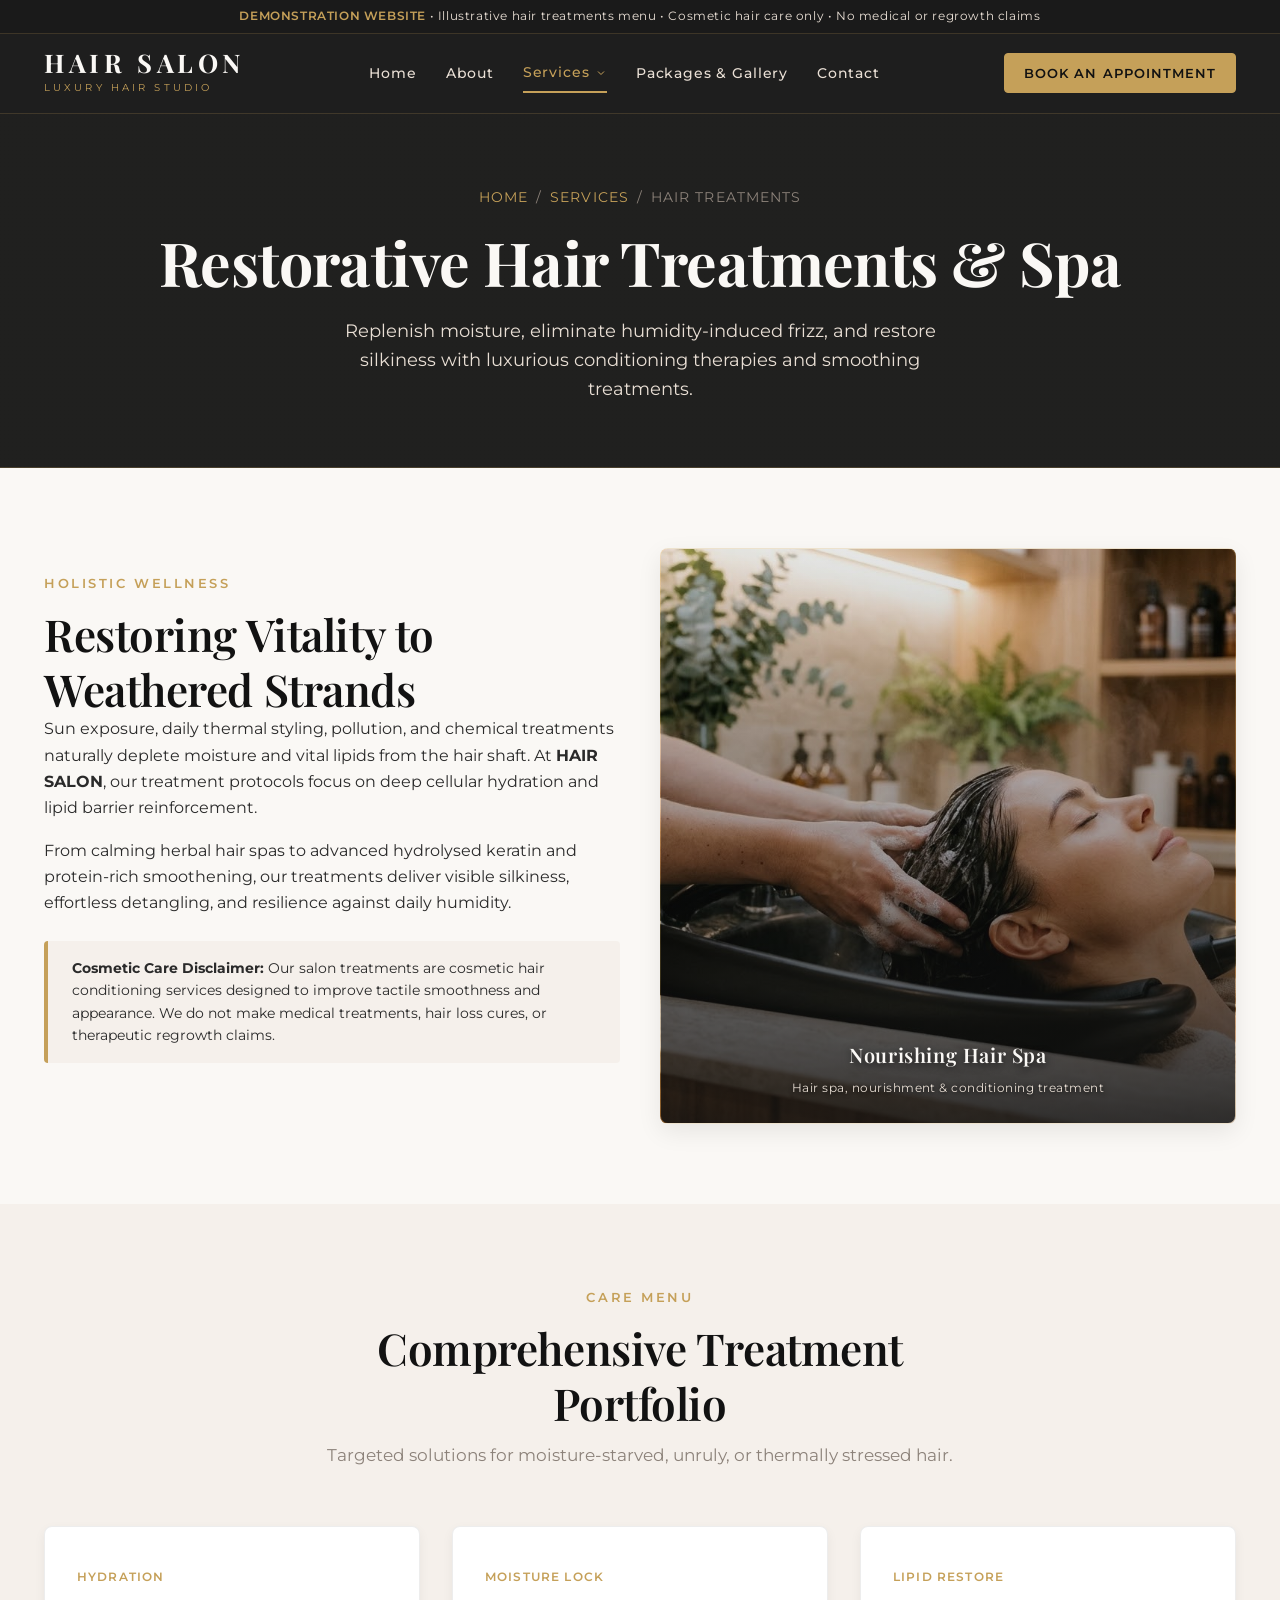
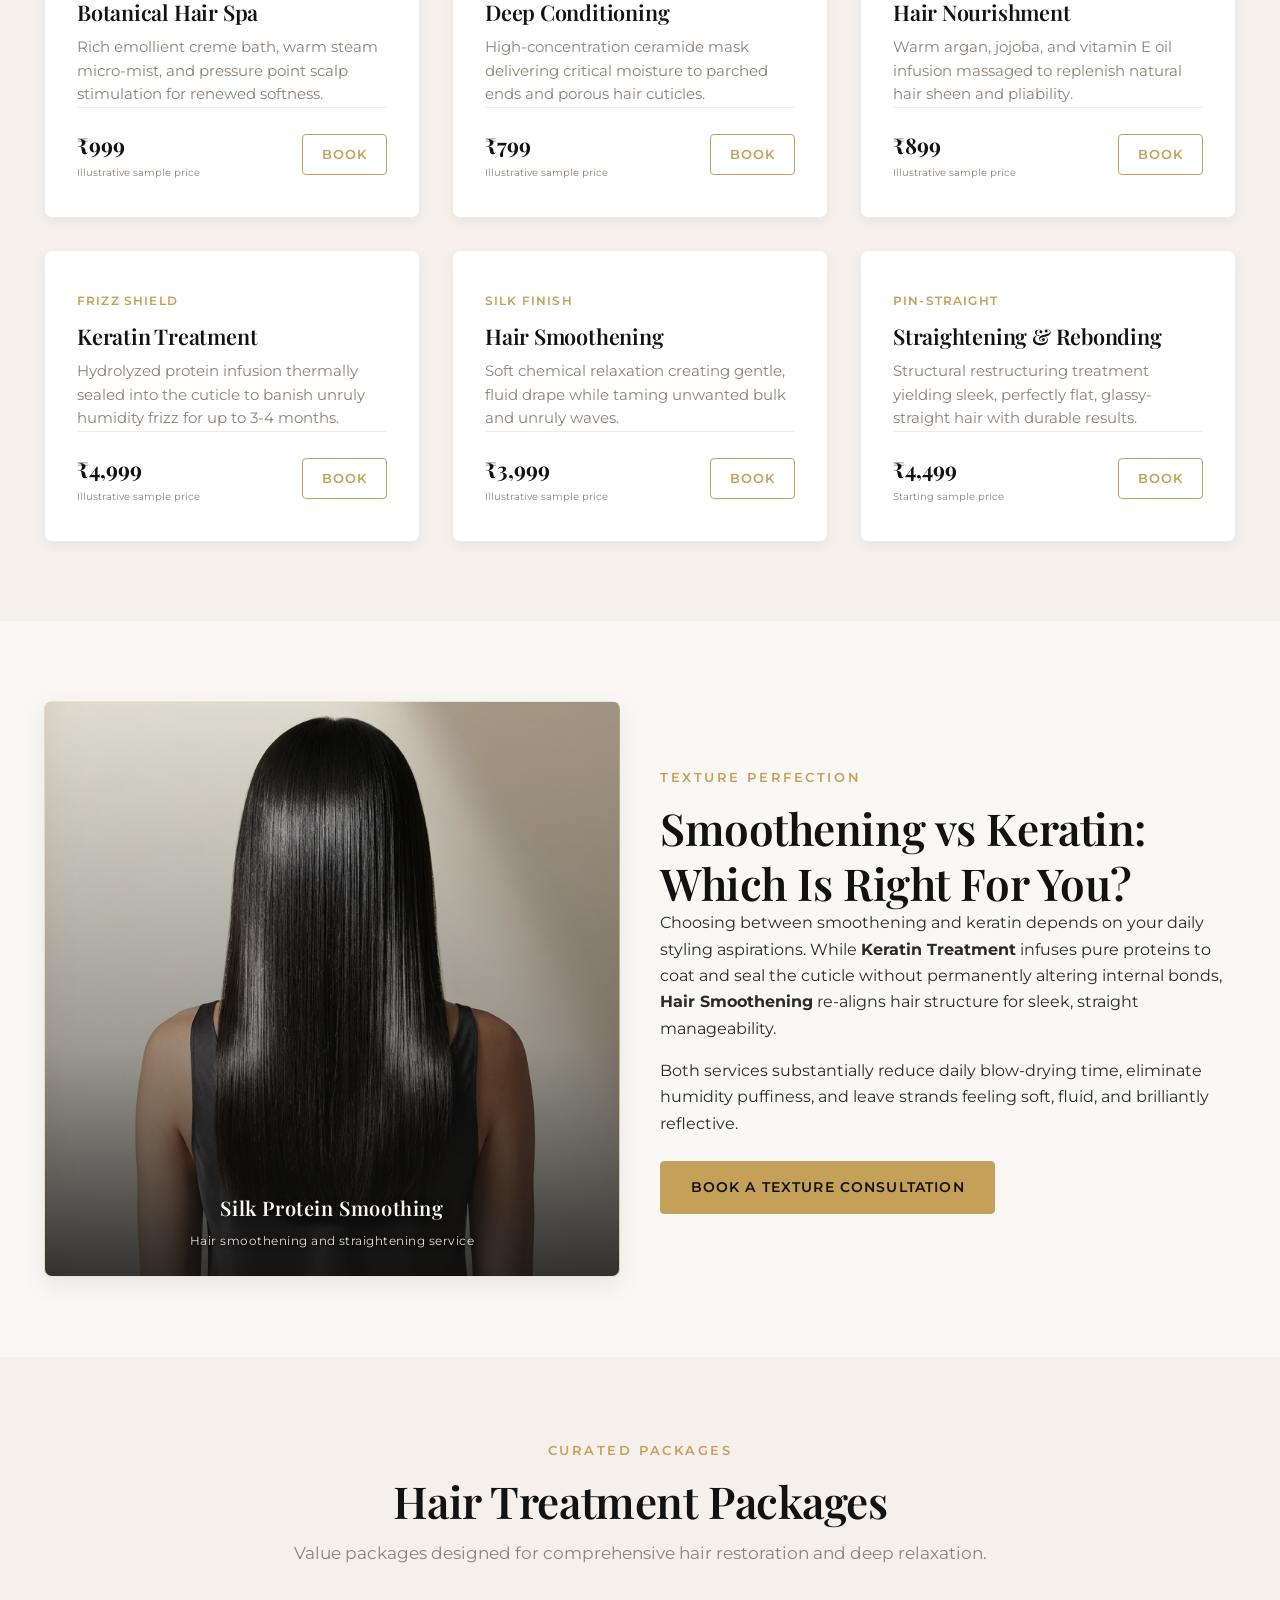
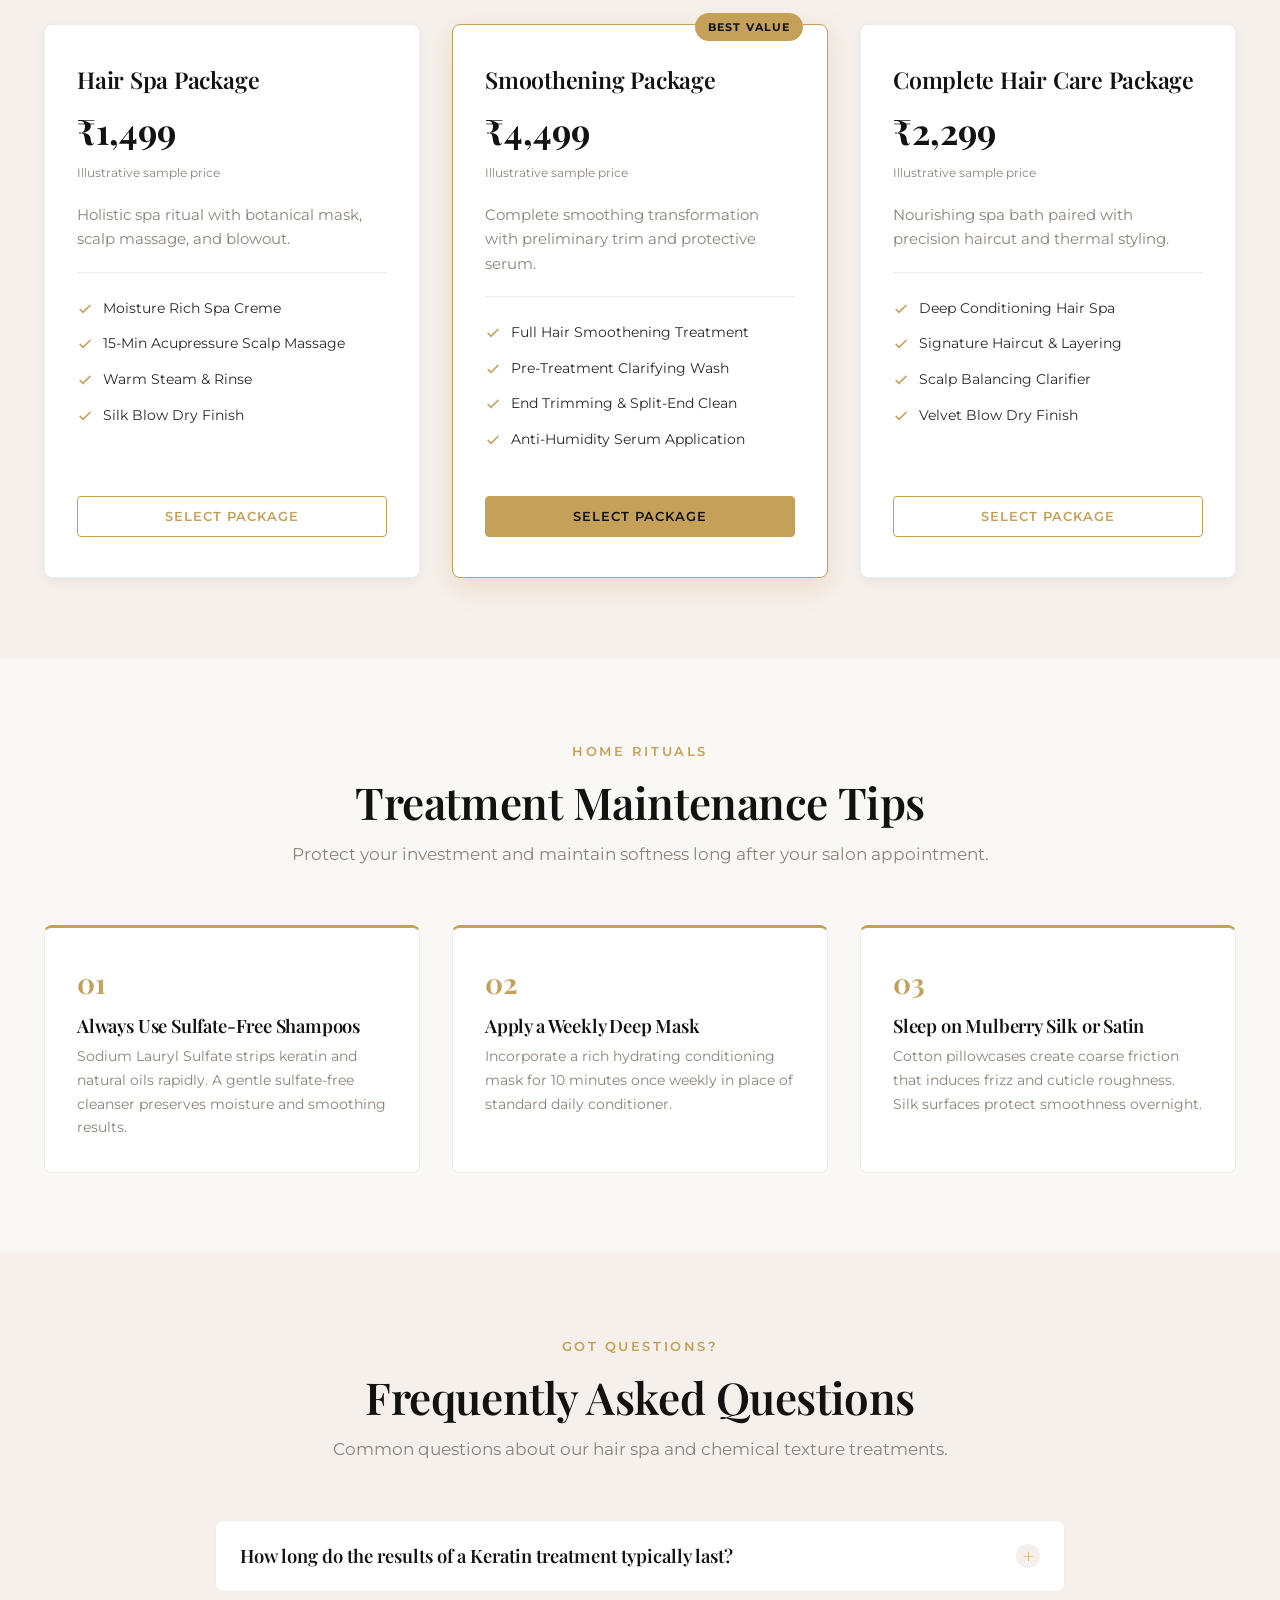
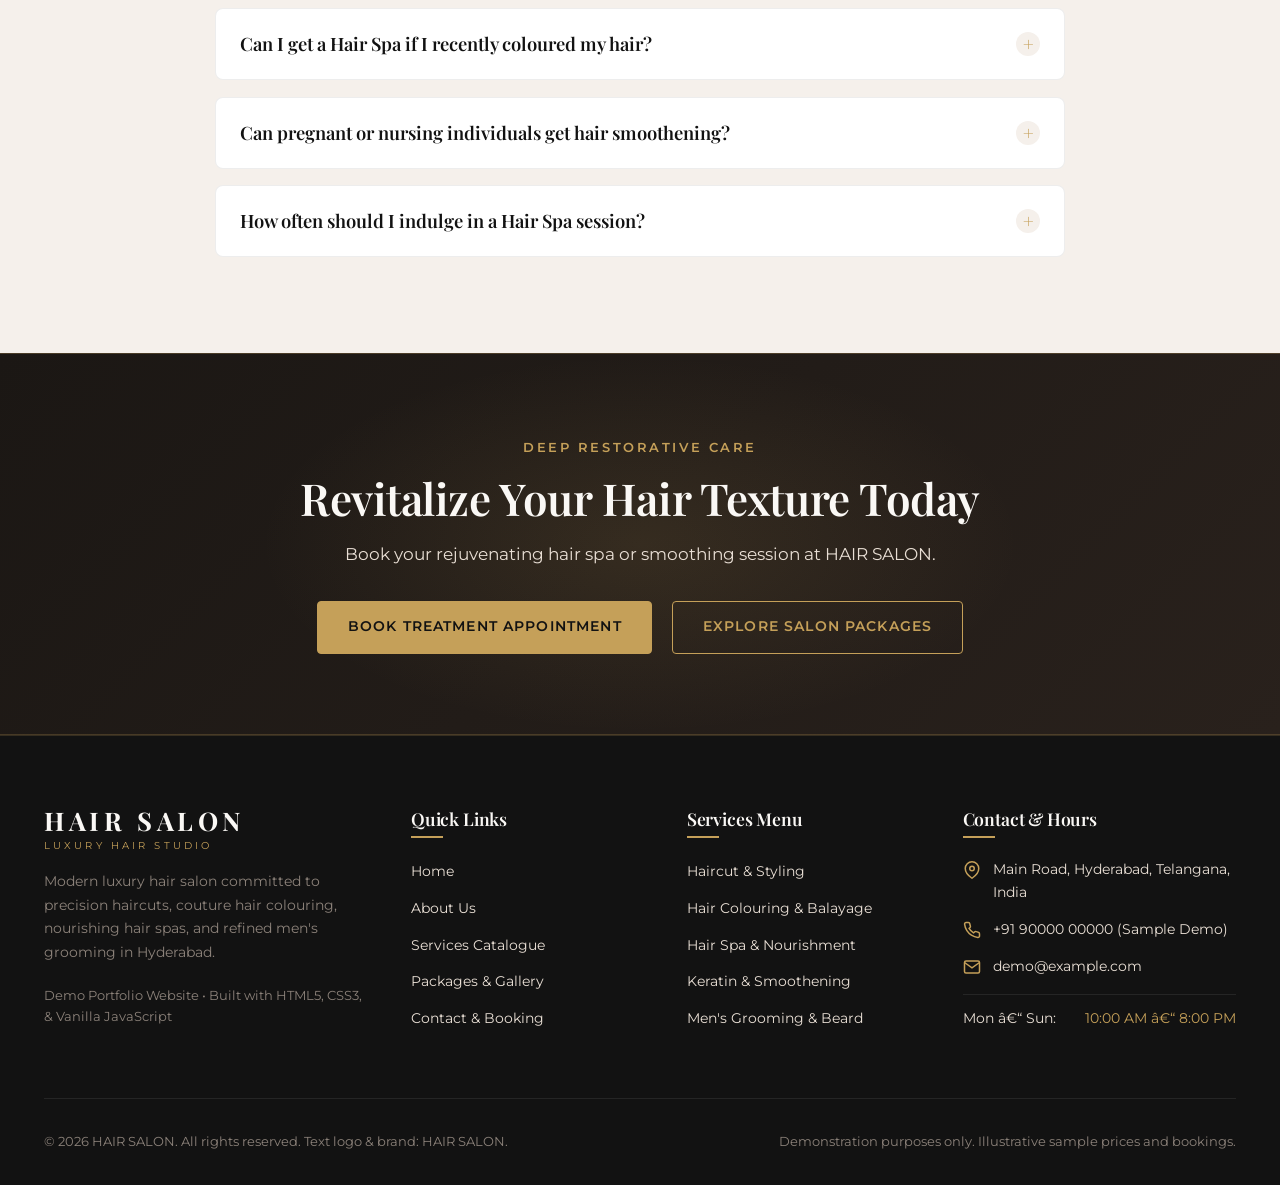
<file: hair-treatments.html>
﻿<!DOCTYPE html>
<html lang="en">
<head>
  <meta charset="UTF-8">
  <meta name="viewport" content="width=device-width, initial-scale=1.0">
  <title>Hair Treatments &amp; Spa | HAIR SALON - Keratin, Smoothening &amp; Scalp Care</title>
  <meta name="description" content="Discover nourishing hair treatments at HAIR SALON: hair spa, deep conditioning, keratin treatment, hair smoothening, rebonding, and scalp therapies in Hyderabad.">
  <link rel="preconnect" href="https://fonts.googleapis.com">
  <link rel="preconnect" href="https://fonts.gstatic.com" crossorigin>
  <link href="https://fonts.googleapis.com/css2?family=Montserrat:wght@300;400;500;600;700&family=Playfair+Display:ital,wght@0,500;0,600;0,700;1,400&display=swap" rel="stylesheet">
  <link rel="stylesheet" href="css/style.css">
</head>
<body>

  <!-- Top Demo Bar -->
  <div class="demo-badge-bar">
    <span>DEMONSTRATION WEBSITE</span> &bull; Illustrative hair treatments menu &bull; Cosmetic hair care only &bull; No medical or regrowth claims
  </div>

  <!-- Header / Navigation -->
  <header class="site-header" id="siteHeader">
    <div class="container header-container">
      <a href="index.html" class="logo-link" aria-label="HAIR SALON Home">
        <span class="logo-text">HAIR SALON</span>
        <span class="logo-sub">Luxury Hair Studio</span>
      </a>

            <nav aria-label="Main Navigation">
        <ul class="nav-menu" id="navMenu">
          <li><a href="index.html" class="nav-link">Home</a></li>
          <li><a href="about.html" class="nav-link">About</a></li>
          <li class="nav-item-dropdown">
            <a href="services.html" class="nav-link nav-dropdown-toggle active">
              Services
              <svg width="12" height="12" viewBox="0 0 24 24" fill="none" stroke="currentColor" stroke-width="2"><path d="M6 9l6 6 6-6"/></svg>
            </a>
            <ul class="nav-dropdown-menu">
              <li><a href="services.html" class="nav-dropdown-link">All Services</a></li>
              <li><a href="haircut-styling.html" class="nav-dropdown-link">Haircut &amp; Styling</a></li>
              <li><a href="hair-colouring.html" class="nav-dropdown-link">Hair Colouring</a></li>
              <li><a href="hair-treatments.html" class="nav-dropdown-link">Hair Treatments</a></li>
            </ul>
          </li>
          <li><a href="packages-gallery.html" class="nav-link">Packages &amp; Gallery</a></li>
          <li><a href="contact.html" class="nav-link">Contact</a></li>
        </ul>
      </nav>

      <div class="header-cta">
        <a href="contact.html" class="btn btn-primary btn-sm">Book an Appointment</a>
        <button class="hamburger-btn" id="hamburgerBtn" aria-label="Toggle navigation menu" aria-expanded="false">
          <span></span>
          <span></span>
          <span></span>
        </button>
      </div>
    </div>
  </header>

  <main id="mainContent">
    <!-- Hero Banner -->
    <section class="page-hero">
      <div class="container">
        <div class="page-breadcrumbs">
          <a href="index.html">Home</a> / <a href="services.html">Services</a> / <span>Hair Treatments</span>
        </div>
        <h1>Restorative Hair Treatments &amp; Spa</h1>
        <p>Replenish moisture, eliminate humidity-induced frizz, and restore silkiness with luxurious conditioning therapies and smoothing treatments.</p>
      </div>
    </section>

    <!-- Intro & Visual Section -->
    <section class="section">
      <div class="container">
        <div class="grid-2" style="align-items: center;">
          <div class="fade-in-scroll">
            <span class="eyebrow">Holistic Wellness</span>
            <h2>Restoring Vitality to Weathered Strands</h2>
            <p>
              Sun exposure, daily thermal styling, pollution, and chemical treatments naturally deplete moisture and vital lipids from the hair shaft. At <strong>HAIR SALON</strong>, our treatment protocols focus on deep cellular hydration and lipid barrier reinforcement.
            </p>
            <p>
              From calming herbal hair spas to advanced hydrolysed keratin and protein-rich smoothening, our treatments deliver visible silkiness, effortless detangling, and resilience against daily humidity.
            </p>
            <div class="disclaimer-box" style="margin-top: 1.5rem;">
              <strong>Cosmetic Care Disclaimer:</strong> Our salon treatments are cosmetic hair conditioning services designed to improve tactile smoothness and appearance. We do not make medical treatments, hair loss cures, or therapeutic regrowth claims.
            </div>
          </div>

          <div class="fade-in-scroll">
            <!-- REUSABLE PLACEHOLDER 4: hair-spa-treatment -->
            <!-- To replace with real image file later: <img src="assets/images/hair-spa-treatment.jpg" alt="Hair Spa and Nourishment at HAIR SALON" class="rounded-image"> -->
            <div class="img-placeholder img-hair-spa-treatment aspect-square" role="img" aria-label="Hair Spa Treatment placeholder">
              <svg class="img-placeholder-icon" viewBox="0 0 24 24" fill="none" stroke="#c5a059" stroke-width="1.5">
                <path d="M12 22s8-4 8-10V5l-8-3-8 3v7c0 6 8 10 8 10z"/>
              </svg>
              <div class="img-placeholder-title">Nourishing Hair Spa</div>
              <span class="img-placeholder-badge">Placeholder: hair-spa-treatment</span>
              <div class="img-placeholder-meta">Hair spa, nourishment &amp; conditioning treatment</div>
            </div>
          </div>
        </div>
      </div>
    </section>

    <!-- Treatment Offerings Breakdown -->
    <section class="section section-bg-light">
      <div class="container">
        <div class="section-header fade-in-scroll">
          <span class="eyebrow">Care Menu</span>
          <h2>Comprehensive Treatment Portfolio</h2>
          <p>Targeted solutions for moisture-starved, unruly, or thermally stressed hair.</p>
        </div>

        <div class="grid-3">
          <!-- Hair Spa -->
          <div class="service-card fade-in-scroll">
            <div>
              <span class="service-card-tag">Hydration</span>
              <h3 class="service-card-title">Botanical Hair Spa</h3>
              <p class="service-card-desc">Rich emollient creme bath, warm steam micro-mist, and pressure point scalp stimulation for renewed softness.</p>
            </div>
            <div class="service-card-footer">
              <div>
                <span class="service-price">&#8377;999</span>
                <span class="service-price-note">Illustrative sample price</span>
              </div>
              <a href="contact.html?service=hair-spa" class="btn btn-secondary btn-sm">Book</a>
            </div>
          </div>

          <!-- Deep Conditioning -->
          <div class="service-card fade-in-scroll">
            <div>
              <span class="service-card-tag">Moisture Lock</span>
              <h3 class="service-card-title">Deep Conditioning</h3>
              <p class="service-card-desc">High-concentration ceramide mask delivering critical moisture to parched ends and porous hair cuticles.</p>
            </div>
            <div class="service-card-footer">
              <div>
                <span class="service-price">&#8377;799</span>
                <span class="service-price-note">Illustrative sample price</span>
              </div>
              <a href="contact.html?service=deep-conditioning" class="btn btn-secondary btn-sm">Book</a>
            </div>
          </div>

          <!-- Hair Nourishment -->
          <div class="service-card fade-in-scroll">
            <div>
              <span class="service-card-tag">Lipid Restore</span>
              <h3 class="service-card-title">Hair Nourishment</h3>
              <p class="service-card-desc">Warm argan, jojoba, and vitamin E oil infusion massaged to replenish natural hair sheen and pliability.</p>
            </div>
            <div class="service-card-footer">
              <div>
                <span class="service-price">&#8377;899</span>
                <span class="service-price-note">Illustrative sample price</span>
              </div>
              <a href="contact.html?service=hair-nourishment" class="btn btn-secondary btn-sm">Book</a>
            </div>
          </div>

          <!-- Keratin Treatment -->
          <div class="service-card fade-in-scroll">
            <div>
              <span class="service-card-tag">Frizz Shield</span>
              <h3 class="service-card-title">Keratin Treatment</h3>
              <p class="service-card-desc">Hydrolyzed protein infusion thermally sealed into the cuticle to banish unruly humidity frizz for up to 3-4 months.</p>
            </div>
            <div class="service-card-footer">
              <div>
                <span class="service-price">&#8377;4,999</span>
                <span class="service-price-note">Illustrative sample price</span>
              </div>
              <a href="contact.html?service=keratin-treatment" class="btn btn-secondary btn-sm">Book</a>
            </div>
          </div>

          <!-- Hair Smoothening -->
          <div class="service-card fade-in-scroll">
            <div>
              <span class="service-card-tag">Silk Finish</span>
              <h3 class="service-card-title">Hair Smoothening</h3>
              <p class="service-card-desc">Soft chemical relaxation creating gentle, fluid drape while taming unwanted bulk and unruly waves.</p>
            </div>
            <div class="service-card-footer">
              <div>
                <span class="service-price">&#8377;3,999</span>
                <span class="service-price-note">Illustrative sample price</span>
              </div>
              <a href="contact.html?service=hair-smoothening" class="btn btn-secondary btn-sm">Book</a>
            </div>
          </div>

          <!-- Hair Straightening & Rebonding -->
          <div class="service-card fade-in-scroll">
            <div>
              <span class="service-card-tag">Pin-Straight</span>
              <h3 class="service-card-title">Straightening &amp; Rebonding</h3>
              <p class="service-card-desc">Structural restructuring treatment yielding sleek, perfectly flat, glassy-straight hair with durable results.</p>
            </div>
            <div class="service-card-footer">
              <div>
                <span class="service-price">&#8377;4,499</span>
                <span class="service-price-note">Starting sample price</span>
              </div>
              <a href="contact.html?service=straightening-rebonding" class="btn btn-secondary btn-sm">Book</a>
            </div>
          </div>
        </div>
      </div>
    </section>

    <!-- Smoothening Spotlight with hair-smoothening placeholder -->
    <section class="section">
      <div class="container">
        <div class="grid-2" style="align-items: center;">
          <div class="fade-in-scroll">
            <!-- REUSABLE PLACEHOLDER 5: hair-smoothening -->
            <!-- To replace with real image file later: <img src="assets/images/hair-smoothening.jpg" alt="Hair Smoothening and Straightening at HAIR SALON" class="rounded-image"> -->
            <div class="img-placeholder img-hair-smoothening aspect-square" role="img" aria-label="Hair Smoothening placeholder">
              <svg class="img-placeholder-icon" viewBox="0 0 24 24" fill="none" stroke="#c5a059" stroke-width="1.5">
                <line x1="4" y1="6" x2="20" y2="6"/>
                <line x1="4" y1="12" x2="20" y2="12"/>
                <line x1="4" y1="18" x2="20" y2="18"/>
              </svg>
              <div class="img-placeholder-title">Silk Protein Smoothing</div>
              <span class="img-placeholder-badge">Placeholder: hair-smoothening</span>
              <div class="img-placeholder-meta">Hair smoothening and straightening service</div>
            </div>
          </div>

          <div class="fade-in-scroll">
            <span class="eyebrow">Texture Perfection</span>
            <h2>Smoothening vs Keratin: Which Is Right For You?</h2>
            <p>
              Choosing between smoothening and keratin depends on your daily styling aspirations. While <strong>Keratin Treatment</strong> infuses pure proteins to coat and seal the cuticle without permanently altering internal bonds, <strong>Hair Smoothening</strong> re-aligns hair structure for sleek, straight manageability.
            </p>
            <p>
              Both services substantially reduce daily blow-drying time, eliminate humidity puffiness, and leave strands feeling soft, fluid, and brilliantly reflective.
            </p>
            <div style="margin-top: 1.5rem;">
              <a href="contact.html?service=smoothening-consultation" class="btn btn-primary">Book a Texture Consultation</a>
            </div>
          </div>
        </div>
      </div>
    </section>

    <!-- Treatment Packages -->
    <section class="section section-bg-light">
      <div class="container">
        <div class="section-header fade-in-scroll">
          <span class="eyebrow">Curated Packages</span>
          <h2>Hair Treatment Packages</h2>
          <p>Value packages designed for comprehensive hair restoration and deep relaxation.</p>
        </div>

        <div class="grid-3">
          <div class="package-card fade-in-scroll">
            <h3 class="package-name">Hair Spa Package</h3>
            <div class="package-price">&#8377;1,499</div>
            <span class="package-demo-label">Illustrative sample price</span>
            <p class="package-desc">Holistic spa ritual with botanical mask, scalp massage, and blowout.</p>
            <ul class="package-features">
              <li>
                <svg width="16" height="16" viewBox="0 0 24 24" fill="none" stroke="currentColor" stroke-width="2.5"><polyline points="20 6 9 17 4 12"/></svg>
                Moisture Rich Spa Creme
              </li>
              <li>
                <svg width="16" height="16" viewBox="0 0 24 24" fill="none" stroke="currentColor" stroke-width="2.5"><polyline points="20 6 9 17 4 12"/></svg>
                15-Min Acupressure Scalp Massage
              </li>
              <li>
                <svg width="16" height="16" viewBox="0 0 24 24" fill="none" stroke="currentColor" stroke-width="2.5"><polyline points="20 6 9 17 4 12"/></svg>
                Warm Steam &amp; Rinse
              </li>
              <li>
                <svg width="16" height="16" viewBox="0 0 24 24" fill="none" stroke="currentColor" stroke-width="2.5"><polyline points="20 6 9 17 4 12"/></svg>
                Silk Blow Dry Finish
              </li>
            </ul>
            <a href="contact.html?service=hair-spa-package" class="btn btn-secondary btn-sm">Select Package</a>
          </div>

          <div class="package-card featured fade-in-scroll">
            <span class="package-badge">Best Value</span>
            <h3 class="package-name">Smoothening Package</h3>
            <div class="package-price">&#8377;4,499</div>
            <span class="package-demo-label">Illustrative sample price</span>
            <p class="package-desc">Complete smoothing transformation with preliminary trim and protective serum.</p>
            <ul class="package-features">
              <li>
                <svg width="16" height="16" viewBox="0 0 24 24" fill="none" stroke="currentColor" stroke-width="2.5"><polyline points="20 6 9 17 4 12"/></svg>
                Full Hair Smoothening Treatment
              </li>
              <li>
                <svg width="16" height="16" viewBox="0 0 24 24" fill="none" stroke="currentColor" stroke-width="2.5"><polyline points="20 6 9 17 4 12"/></svg>
                Pre-Treatment Clarifying Wash
              </li>
              <li>
                <svg width="16" height="16" viewBox="0 0 24 24" fill="none" stroke="currentColor" stroke-width="2.5"><polyline points="20 6 9 17 4 12"/></svg>
                End Trimming &amp; Split-End Clean
              </li>
              <li>
                <svg width="16" height="16" viewBox="0 0 24 24" fill="none" stroke="currentColor" stroke-width="2.5"><polyline points="20 6 9 17 4 12"/></svg>
                Anti-Humidity Serum Application
              </li>
            </ul>
            <a href="contact.html?service=smoothening-package" class="btn btn-primary btn-sm">Select Package</a>
          </div>

          <div class="package-card fade-in-scroll">
            <h3 class="package-name">Complete Hair Care Package</h3>
            <div class="package-price">&#8377;2,299</div>
            <span class="package-demo-label">Illustrative sample price</span>
            <p class="package-desc">Nourishing spa bath paired with precision haircut and thermal styling.</p>
            <ul class="package-features">
              <li>
                <svg width="16" height="16" viewBox="0 0 24 24" fill="none" stroke="currentColor" stroke-width="2.5"><polyline points="20 6 9 17 4 12"/></svg>
                Deep Conditioning Hair Spa
              </li>
              <li>
                <svg width="16" height="16" viewBox="0 0 24 24" fill="none" stroke="currentColor" stroke-width="2.5"><polyline points="20 6 9 17 4 12"/></svg>
                Signature Haircut &amp; Layering
              </li>
              <li>
                <svg width="16" height="16" viewBox="0 0 24 24" fill="none" stroke="currentColor" stroke-width="2.5"><polyline points="20 6 9 17 4 12"/></svg>
                Scalp Balancing Clarifier
              </li>
              <li>
                <svg width="16" height="16" viewBox="0 0 24 24" fill="none" stroke="currentColor" stroke-width="2.5"><polyline points="20 6 9 17 4 12"/></svg>
                Velvet Blow Dry Finish
              </li>
            </ul>
            <a href="contact.html?service=complete-care-package" class="btn btn-secondary btn-sm">Select Package</a>
          </div>
        </div>
      </div>
    </section>

    <!-- Hair Care Maintenance Tips -->
    <section class="section">
      <div class="container">
        <div class="section-header fade-in-scroll">
          <span class="eyebrow">Home Rituals</span>
          <h2>Treatment Maintenance Tips</h2>
          <p>Protect your investment and maintain softness long after your salon appointment.</p>
        </div>

        <div class="tips-grid">
          <div class="tip-box fade-in-scroll">
            <div class="tip-number">01</div>
            <h4>Always Use Sulfate-Free Shampoos</h4>
            <p>Sodium Lauryl Sulfate strips keratin and natural oils rapidly. A gentle sulfate-free cleanser preserves moisture and smoothing results.</p>
          </div>

          <div class="tip-box fade-in-scroll">
            <div class="tip-number">02</div>
            <h4>Apply a Weekly Deep Mask</h4>
            <p>Incorporate a rich hydrating conditioning mask for 10 minutes once weekly in place of standard daily conditioner.</p>
          </div>

          <div class="tip-box fade-in-scroll">
            <div class="tip-number">03</div>
            <h4>Sleep on Mulberry Silk or Satin</h4>
            <p>Cotton pillowcases create coarse friction that induces frizz and cuticle roughness. Silk surfaces protect smoothness overnight.</p>
          </div>
        </div>
      </div>
    </section>

    <!-- FAQs -->
    <section class="section section-bg-light">
      <div class="container">
        <div class="section-header fade-in-scroll">
          <span class="eyebrow">Got Questions?</span>
          <h2>Frequently Asked Questions</h2>
          <p>Common questions about our hair spa and chemical texture treatments.</p>
        </div>

        <div class="faq-container">
          <div class="faq-item fade-in-scroll">
            <button class="faq-question" aria-expanded="false">
              How long do the results of a Keratin treatment typically last?
              <span class="faq-toggle-icon">+</span>
            </button>
            <div class="faq-answer">
              <div class="faq-answer-inner">
                With appropriate sulfate-free aftercare and gentle washing 2-3 times weekly, keratin smoothing results typically maintain silkiness and frizz resistance for 3 to 4 months.
              </div>
            </div>
          </div>

          <div class="faq-item fade-in-scroll">
            <button class="faq-question" aria-expanded="false">
              Can I get a Hair Spa if I recently coloured my hair?
              <span class="faq-toggle-icon">+</span>
            </button>
            <div class="faq-answer">
              <div class="faq-answer-inner">
                Yes! In fact, we offer specialized colour-safe hair spa treatments that replenish lost moisture while using acidic formulations that seal hair cuticles and enhance colour vibrancy.
              </div>
            </div>
          </div>

          <div class="faq-item fade-in-scroll">
            <button class="faq-question" aria-expanded="false">
              Can pregnant or nursing individuals get hair smoothening?
              <span class="faq-toggle-icon">+</span>
            </button>
            <div class="faq-answer">
              <div class="faq-answer-inner">
                We prioritize client well-being above all. For pregnant or nursing individuals, we recommend our gentle organic botanical hair spas and deep conditioning rituals, and suggest consulting your physician before chemical straightening.
              </div>
            </div>
          </div>

          <div class="faq-item fade-in-scroll">
            <button class="faq-question" aria-expanded="false">
              How often should I indulge in a Hair Spa session?
              <span class="faq-toggle-icon">+</span>
            </button>
            <div class="faq-answer">
              <div class="faq-answer-inner">
                For optimal hydration and scalp relaxation, a salon hair spa every 3 to 4 weeks delivers continuous moisture balance and supports healthy hair texture.
              </div>
            </div>
          </div>
        </div>
      </div>
    </section>

    <!-- Appointment CTA -->
    <section class="cta-banner">
      <div class="container fade-in-scroll">
        <span class="eyebrow" style="color: var(--color-champagne-gold);">Deep Restorative Care</span>
        <h2>Revitalize Your Hair Texture Today</h2>
        <p>Book your rejuvenating hair spa or smoothing session at HAIR SALON.</p>
        <div class="cta-banner-buttons">
          <a href="contact.html?service=hair-treatment" class="btn btn-primary">Book Treatment Appointment</a>
          <a href="packages-gallery.html" class="btn btn-secondary">Explore Salon Packages</a>
        </div>
      </div>
    </section>
  </main>

  <!-- Footer -->
  <footer class="site-footer">
    <div class="container">
      <div class="footer-grid">
        <div class="footer-col footer-about">
          <a href="index.html" class="logo-link">
            <span class="logo-text">HAIR SALON</span>
            <span class="logo-sub">Luxury Hair Studio</span>
          </a>
          <p>
            Modern luxury hair salon committed to precision haircuts, couture hair colouring, nourishing hair spas, and refined men's grooming in Hyderabad.
          </p>
          <div style="font-size: 0.8rem; color: var(--color-soft-taupe);">
            Demo Portfolio Website &bull; Built with HTML5, CSS3, &amp; Vanilla JavaScript
          </div>
        </div>

        <div class="footer-col footer-links">
          <h4>Quick Links</h4>
          <ul>
            <li><a href="index.html">Home</a></li>
            <li><a href="about.html">About Us</a></li>
            <li><a href="services.html">Services Catalogue</a></li>
            <li><a href="packages-gallery.html">Packages &amp; Gallery</a></li>
            <li><a href="contact.html">Contact &amp; Booking</a></li>
          </ul>
        </div>

        <div class="footer-col footer-links">
          <h4>Services Menu</h4>
          <ul>
            <li><a href="haircut-styling.html">Haircut &amp; Styling</a></li>
            <li><a href="hair-colouring.html">Hair Colouring &amp; Balayage</a></li>
            <li><a href="hair-treatments.html">Hair Spa &amp; Nourishment</a></li>
            <li><a href="hair-treatments.html">Keratin &amp; Smoothening</a></li>
            <li><a href="services.html">Men's Grooming &amp; Beard</a></li>
          </ul>
        </div>

        <div class="footer-col">
          <h4>Contact &amp; Hours</h4>
          <div class="footer-contact-item">
            <svg width="18" height="18" viewBox="0 0 24 24" fill="none" stroke="currentColor" stroke-width="2"><path d="M21 10c0 7-9 13-9 13s-9-6-9-13a9 9 0 0 1 18 0z"/><circle cx="12" cy="10" r="3"/></svg>
            <span>Main Road, Hyderabad, Telangana, India</span>
          </div>
          <div class="footer-contact-item">
            <svg width="18" height="18" viewBox="0 0 24 24" fill="none" stroke="currentColor" stroke-width="2"><path d="M22 16.92v3a2 2 0 0 1-2.18 2 19.79 19.79 0 0 1-8.63-3.07 19.5 19.5 0 0 1-6-6 19.79 19.79 0 0 1-3.07-8.67A2 2 0 0 1 4.11 2h3a2 2 0 0 1 2 1.72 12.84 12.84 0 0 0 .7 2.81 2 2 0 0 1-.45 2.11L8.09 9.91a16 16 0 0 0 6 6l1.27-1.27a2 2 0 0 1 2.11-.45 12.84 12.84 0 0 0 2.81.7A2 2 0 0 1 22 16.92z"/></svg>
            <a href="tel:+919000000000">+91 90000 00000 (Sample Demo)</a>
          </div>
          <div class="footer-contact-item">
            <svg width="18" height="18" viewBox="0 0 24 24" fill="none" stroke="currentColor" stroke-width="2"><path d="M4 4h16c1.1 0 2 .9 2 2v12c0 1.1-.9 2-2 2H4c-1.1 0-2-.9-2-2V6c0-1.1.9-2 2-2z"/><polyline points="22,6 12,13 2,6"/></svg>
            <a href="mailto:demo@example.com">demo@example.com</a>
          </div>
          <div style="margin-top: 1rem; padding-top: 0.75rem; border-top: 1px solid rgba(255, 255, 255, 0.08);">
            <div class="footer-hours-row">
              <span>Mon â€“ Sun:</span>
              <span>10:00 AM â€“ 8:00 PM</span>
            </div>
          </div>
        </div>
      </div>

      <div class="footer-bottom">
        <div>
          &copy; 2026 HAIR SALON. All rights reserved. Text logo &amp; brand: HAIR SALON.
        </div>
        <div>
          <span>Demonstration purposes only. Illustrative sample prices and bookings.</span>
        </div>
      </div>
    </div>
  </footer>

  <!-- Back to Top Button -->
  <button id="backToTopBtn" class="back-to-top" aria-label="Back to top">
    <svg width="20" height="20" viewBox="0 0 24 24" fill="none" stroke="currentColor" stroke-width="2.5"><polyline points="18 15 12 9 6 15"/></svg>
  </button>

  <script src="js/script.js"></script>
</body>
</html>
</file>
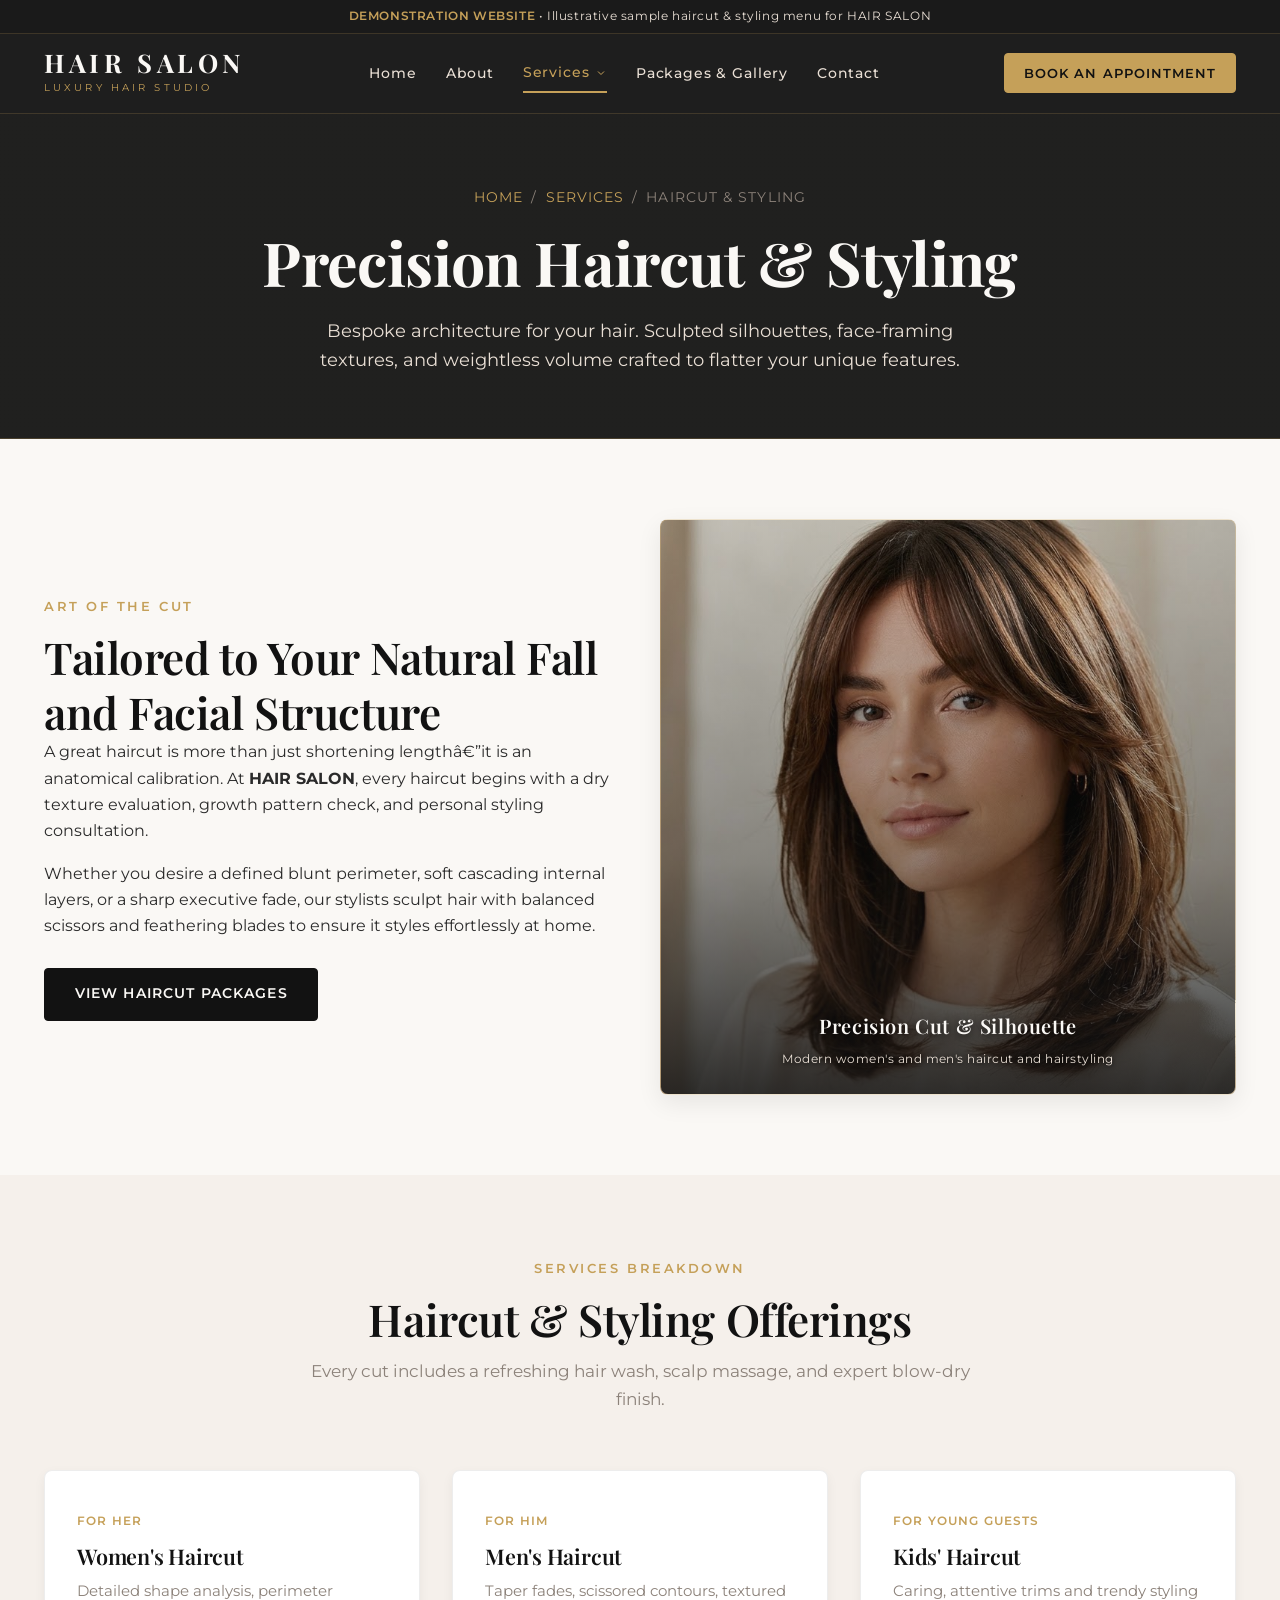
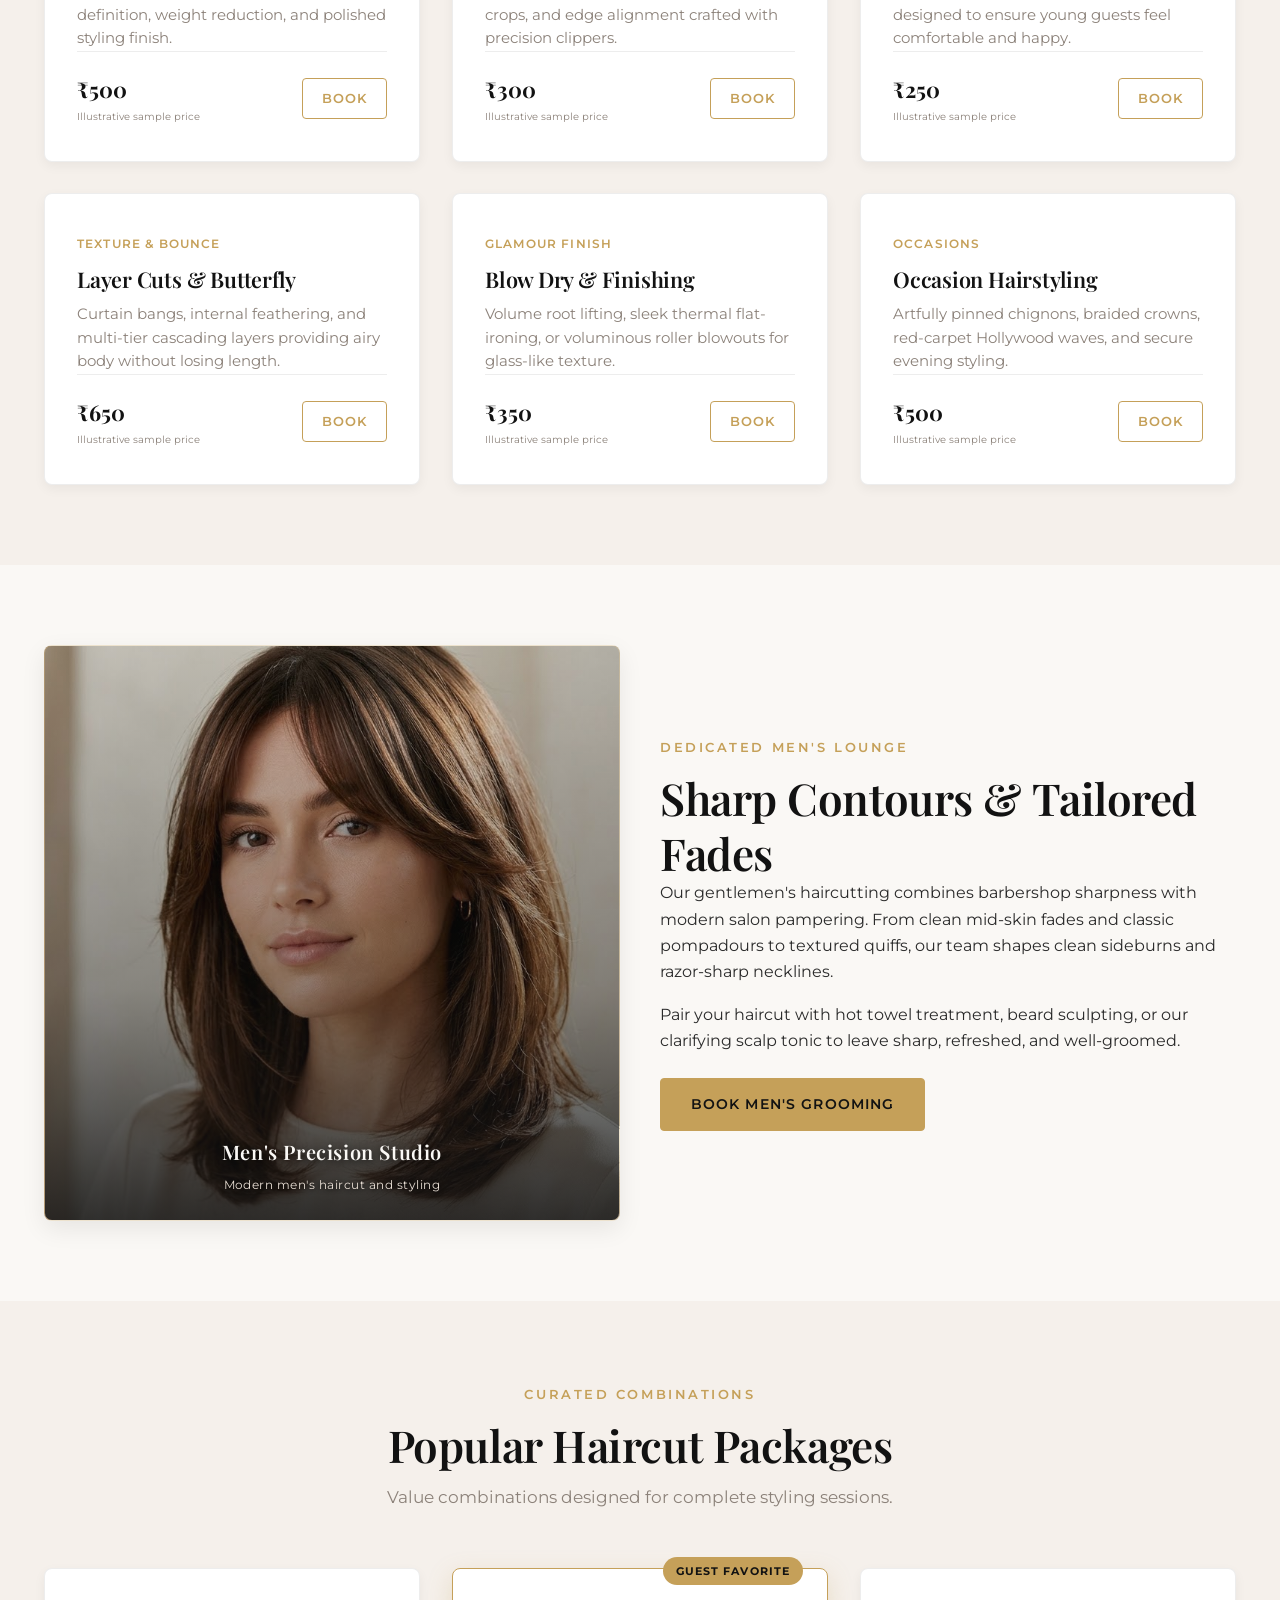
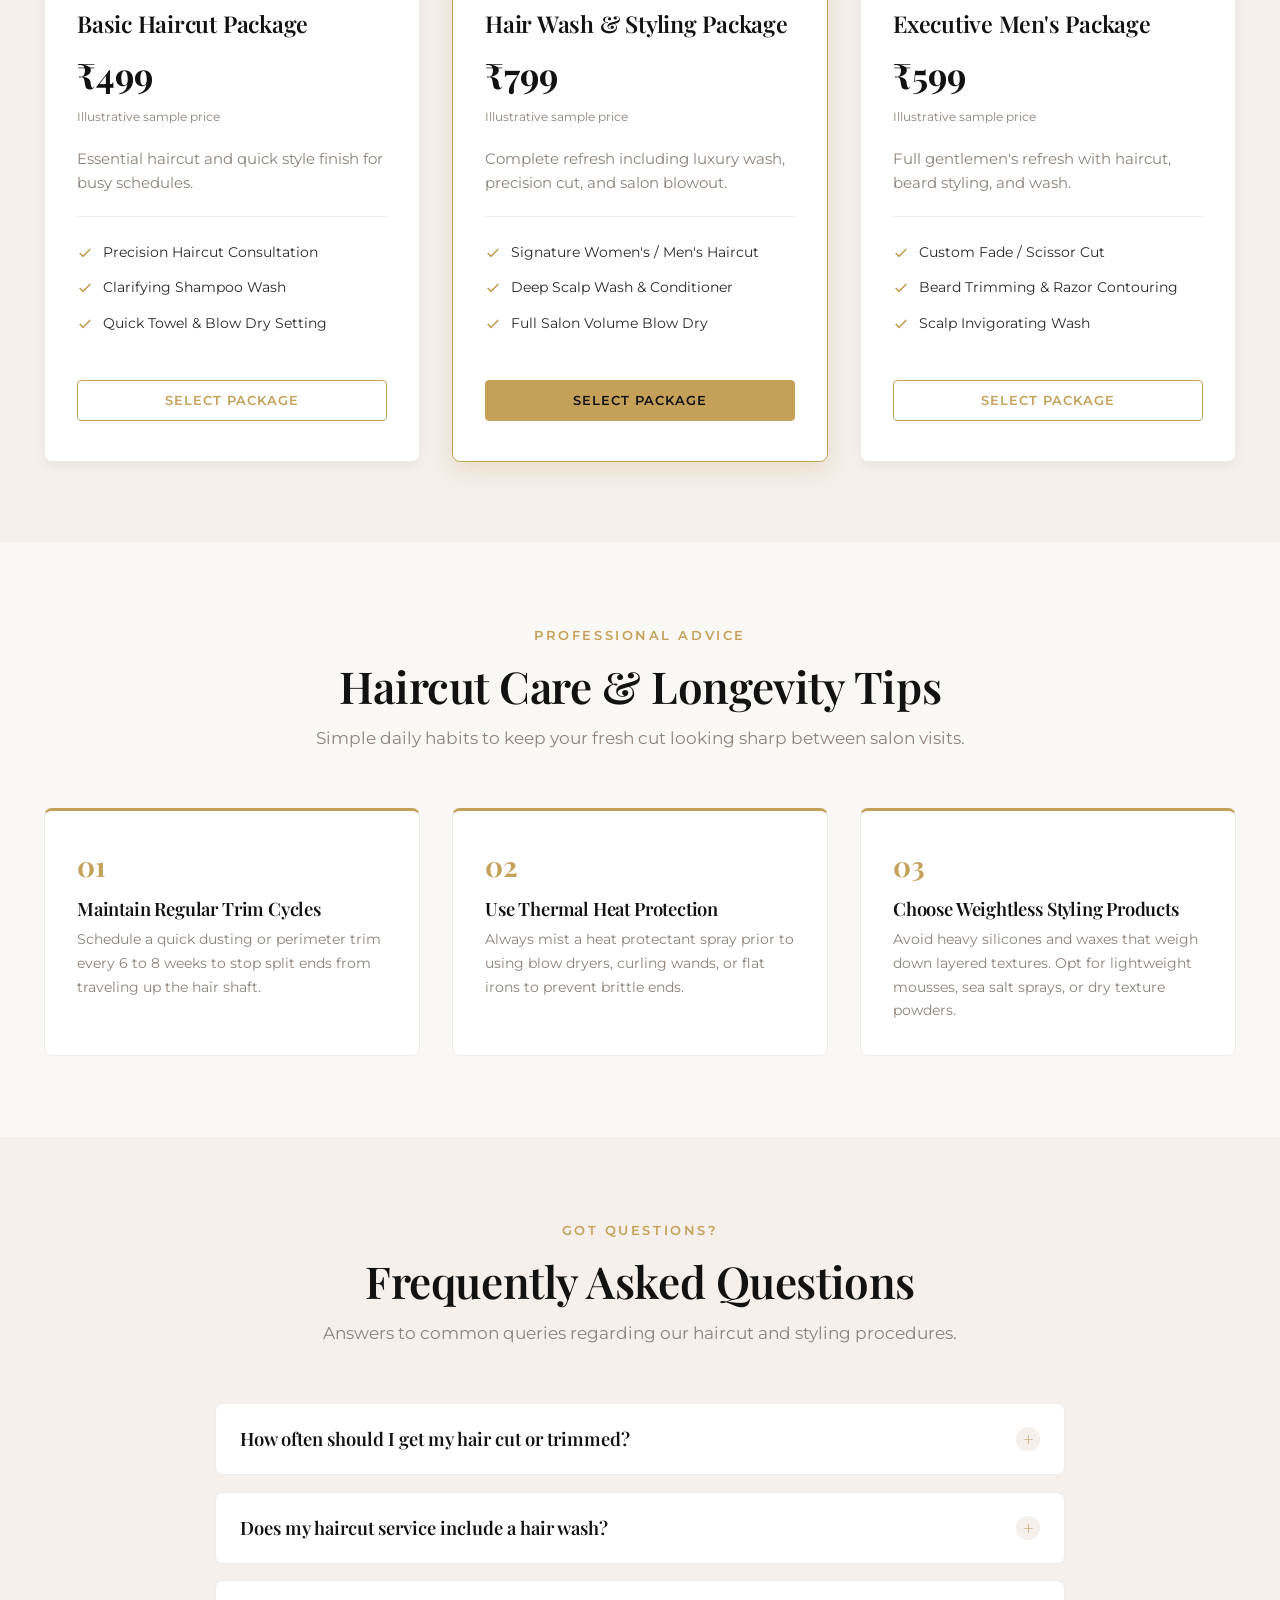
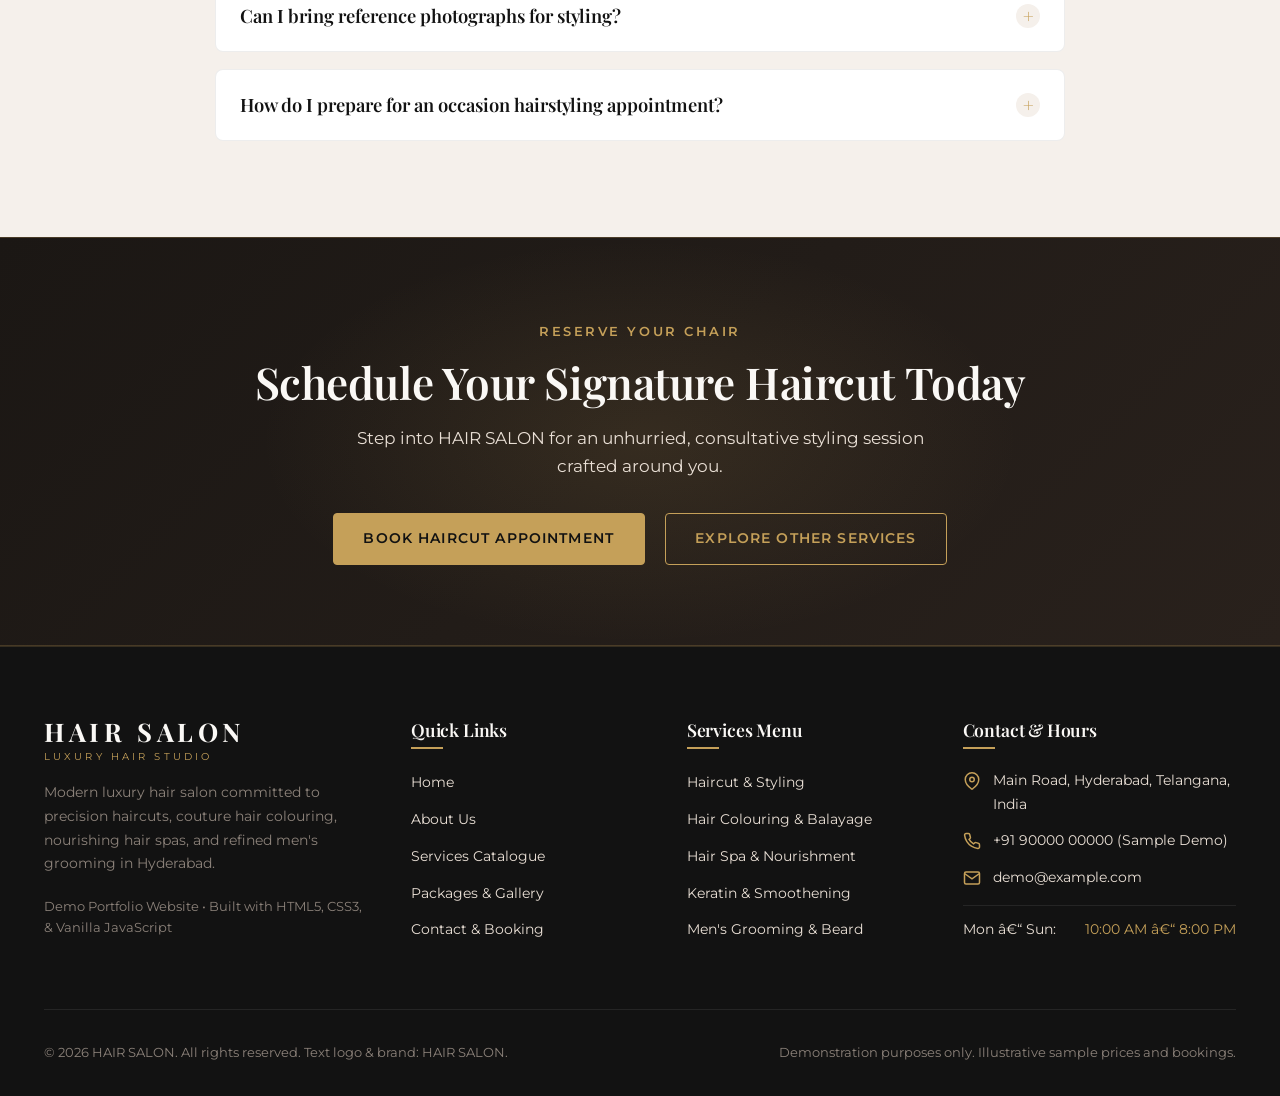
<file: haircut-styling.html>
﻿<!DOCTYPE html>
<html lang="en">
<head>
  <meta charset="UTF-8">
  <meta name="viewport" content="width=device-width, initial-scale=1.0">
  <title>Haircut &amp; Styling | HAIR SALON - Precision Cuts, Layering &amp; Blow Dry</title>
  <meta name="description" content="Discover professional haircut &amp; styling at HAIR SALON: women's layer cuts, classic bobs, men's fades, kids cuts, occasion blowouts, and haircut care tips.">
  <link rel="preconnect" href="https://fonts.googleapis.com">
  <link rel="preconnect" href="https://fonts.gstatic.com" crossorigin>
  <link href="https://fonts.googleapis.com/css2?family=Montserrat:wght@300;400;500;600;700&family=Playfair+Display:ital,wght@0,500;0,600;0,700;1,400&display=swap" rel="stylesheet">
  <link rel="stylesheet" href="css/style.css">
</head>
<body>

  <!-- Top Demo Bar -->
  <div class="demo-badge-bar">
    <span>DEMONSTRATION WEBSITE</span> &bull; Illustrative sample haircut &amp; styling menu for HAIR SALON
  </div>

  <!-- Header / Navigation -->
  <header class="site-header" id="siteHeader">
    <div class="container header-container">
      <a href="index.html" class="logo-link" aria-label="HAIR SALON Home">
        <span class="logo-text">HAIR SALON</span>
        <span class="logo-sub">Luxury Hair Studio</span>
      </a>

            <nav aria-label="Main Navigation">
        <ul class="nav-menu" id="navMenu">
          <li><a href="index.html" class="nav-link">Home</a></li>
          <li><a href="about.html" class="nav-link">About</a></li>
          <li class="nav-item-dropdown">
            <a href="services.html" class="nav-link nav-dropdown-toggle active">
              Services
              <svg width="12" height="12" viewBox="0 0 24 24" fill="none" stroke="currentColor" stroke-width="2"><path d="M6 9l6 6 6-6"/></svg>
            </a>
            <ul class="nav-dropdown-menu">
              <li><a href="services.html" class="nav-dropdown-link">All Services</a></li>
              <li><a href="haircut-styling.html" class="nav-dropdown-link">Haircut &amp; Styling</a></li>
              <li><a href="hair-colouring.html" class="nav-dropdown-link">Hair Colouring</a></li>
              <li><a href="hair-treatments.html" class="nav-dropdown-link">Hair Treatments</a></li>
            </ul>
          </li>
          <li><a href="packages-gallery.html" class="nav-link">Packages &amp; Gallery</a></li>
          <li><a href="contact.html" class="nav-link">Contact</a></li>
        </ul>
      </nav>

      <div class="header-cta">
        <a href="contact.html" class="btn btn-primary btn-sm">Book an Appointment</a>
        <button class="hamburger-btn" id="hamburgerBtn" aria-label="Toggle navigation menu" aria-expanded="false">
          <span></span>
          <span></span>
          <span></span>
        </button>
      </div>
    </div>
  </header>

  <main id="mainContent">
    <!-- Hero Banner -->
    <section class="page-hero">
      <div class="container">
        <div class="page-breadcrumbs">
          <a href="index.html">Home</a> / <a href="services.html">Services</a> / <span>Haircut &amp; Styling</span>
        </div>
        <h1>Precision Haircut &amp; Styling</h1>
        <p>Bespoke architecture for your hair. Sculpted silhouettes, face-framing textures, and weightless volume crafted to flatter your unique features.</p>
      </div>
    </section>

    <!-- Intro & Visual Section -->
    <section class="section">
      <div class="container">
        <div class="grid-2" style="align-items: center;">
          <div class="fade-in-scroll">
            <span class="eyebrow">Art of the Cut</span>
            <h2>Tailored to Your Natural Fall and Facial Structure</h2>
            <p>
              A great haircut is more than just shortening lengthâ€”it is an anatomical calibration. At <strong>HAIR SALON</strong>, every haircut begins with a dry texture evaluation, growth pattern check, and personal styling consultation.
            </p>
            <p>
              Whether you desire a defined blunt perimeter, soft cascading internal layers, or a sharp executive fade, our stylists sculpt hair with balanced scissors and feathering blades to ensure it styles effortlessly at home.
            </p>
            <div style="margin-top: 1.75rem;">
              <a href="#haircutPackages" class="btn btn-dark">View Haircut Packages</a>
            </div>
          </div>

          <div class="fade-in-scroll">
            <!-- REUSABLE PLACEHOLDER 2: haircut-styling -->
            <!-- To replace with real image file later: <img src="assets/images/haircut-styling.jpg" alt="Haircut and Styling at HAIR SALON" class="rounded-image"> -->
            <div class="img-placeholder img-haircut-styling aspect-square" role="img" aria-label="Haircut &amp; Styling placeholder">
              <svg class="img-placeholder-icon" viewBox="0 0 24 24" fill="none" stroke="#c5a059" stroke-width="1.5">
                <circle cx="6" cy="6" r="3"/><circle cx="6" cy="18" r="3"/>
                <line x1="20" y1="4" x2="8.12" y2="15.88"/>
                <line x1="14.47" y1="14.48" x2="20" y2="20"/>
                <line x1="8.12" y1="8.12" x2="12" y2="12"/>
              </svg>
              <div class="img-placeholder-title">Precision Cut &amp; Silhouette</div>
              <span class="img-placeholder-badge">Placeholder: haircut-styling</span>
              <div class="img-placeholder-meta">Modern women's and men's haircut and hairstyling</div>
            </div>
          </div>
        </div>
      </div>
    </section>

    <!-- Detailed Haircut Services -->
    <section class="section section-bg-light">
      <div class="container">
        <div class="section-header fade-in-scroll">
          <span class="eyebrow">Services Breakdown</span>
          <h2>Haircut &amp; Styling Offerings</h2>
          <p>Every cut includes a refreshing hair wash, scalp massage, and expert blow-dry finish.</p>
        </div>

        <div class="grid-3">
          <!-- Women's Haircut -->
          <div class="service-card fade-in-scroll">
            <div>
              <span class="service-card-tag">For Her</span>
              <h3 class="service-card-title">Women's Haircut</h3>
              <p class="service-card-desc">Detailed shape analysis, perimeter definition, weight reduction, and polished styling finish.</p>
            </div>
            <div class="service-card-footer">
              <div>
                <span class="service-price">&#8377;500</span>
                <span class="service-price-note">Illustrative sample price</span>
              </div>
              <a href="contact.html?service=womens-haircut" class="btn btn-secondary btn-sm">Book</a>
            </div>
          </div>

          <!-- Men's Haircut -->
          <div class="service-card fade-in-scroll">
            <div>
              <span class="service-card-tag">For Him</span>
              <h3 class="service-card-title">Men's Haircut</h3>
              <p class="service-card-desc">Taper fades, scissored contours, textured crops, and edge alignment crafted with precision clippers.</p>
            </div>
            <div class="service-card-footer">
              <div>
                <span class="service-price">&#8377;300</span>
                <span class="service-price-note">Illustrative sample price</span>
              </div>
              <a href="contact.html?service=mens-haircut" class="btn btn-secondary btn-sm">Book</a>
            </div>
          </div>

          <!-- Kids' Haircut -->
          <div class="service-card fade-in-scroll">
            <div>
              <span class="service-card-tag">For Young Guests</span>
              <h3 class="service-card-title">Kids' Haircut</h3>
              <p class="service-card-desc">Caring, attentive trims and trendy styling designed to ensure young guests feel comfortable and happy.</p>
            </div>
            <div class="service-card-footer">
              <div>
                <span class="service-price">&#8377;250</span>
                <span class="service-price-note">Illustrative sample price</span>
              </div>
              <a href="contact.html?service=kids-haircut" class="btn btn-secondary btn-sm">Book</a>
            </div>
          </div>

          <!-- Layer Cuts -->
          <div class="service-card fade-in-scroll">
            <div>
              <span class="service-card-tag">Texture &amp; Bounce</span>
              <h3 class="service-card-title">Layer Cuts &amp; Butterfly</h3>
              <p class="service-card-desc">Curtain bangs, internal feathering, and multi-tier cascading layers providing airy body without losing length.</p>
            </div>
            <div class="service-card-footer">
              <div>
                <span class="service-price">&#8377;650</span>
                <span class="service-price-note">Illustrative sample price</span>
              </div>
              <a href="contact.html?service=layer-cut" class="btn btn-secondary btn-sm">Book</a>
            </div>
          </div>

          <!-- Blow Dry & Finishing -->
          <div class="service-card fade-in-scroll">
            <div>
              <span class="service-card-tag">Glamour Finish</span>
              <h3 class="service-card-title">Blow Dry &amp; Finishing</h3>
              <p class="service-card-desc">Volume root lifting, sleek thermal flat-ironing, or voluminous roller blowouts for glass-like texture.</p>
            </div>
            <div class="service-card-footer">
              <div>
                <span class="service-price">&#8377;350</span>
                <span class="service-price-note">Illustrative sample price</span>
              </div>
              <a href="contact.html?service=blow-dry" class="btn btn-secondary btn-sm">Book</a>
            </div>
          </div>

          <!-- Special Occasion Hairstyling -->
          <div class="service-card fade-in-scroll">
            <div>
              <span class="service-card-tag">Occasions</span>
              <h3 class="service-card-title">Occasion Hairstyling</h3>
              <p class="service-card-desc">Artfully pinned chignons, braided crowns, red-carpet Hollywood waves, and secure evening styling.</p>
            </div>
            <div class="service-card-footer">
              <div>
                <span class="service-price">&#8377;500</span>
                <span class="service-price-note">Illustrative sample price</span>
              </div>
              <a href="contact.html?service=occasion-styling" class="btn btn-secondary btn-sm">Book</a>
            </div>
          </div>
        </div>
      </div>
    </section>

    <!-- Men's Grooming Highlight with mens-haircut placeholder -->
    <section class="section">
      <div class="container">
        <div class="grid-2" style="align-items: center;">
          <div class="fade-in-scroll">
            <!-- REUSABLE PLACEHOLDER 6: mens-haircut -->
            <!-- To replace with real image file later: <img src="assets/images/mens-haircut.jpg" alt="Men's Haircut and Grooming at HAIR SALON" class="rounded-image"> -->
            <div class="img-placeholder img-mens-haircut aspect-square" role="img" aria-label="Men's Haircut placeholder">
              <svg class="img-placeholder-icon" viewBox="0 0 24 24" fill="none" stroke="#c5a059" stroke-width="1.5">
                <circle cx="6" cy="6" r="3"/><circle cx="6" cy="18" r="3"/>
                <line x1="20" y1="4" x2="8.12" y2="15.88"/>
              </svg>
              <div class="img-placeholder-title">Men's Precision Studio</div>
              <span class="img-placeholder-badge">Placeholder: mens-haircut</span>
              <div class="img-placeholder-meta">Modern men's haircut and styling</div>
            </div>
          </div>

          <div class="fade-in-scroll">
            <span class="eyebrow">Dedicated Men's Lounge</span>
            <h2>Sharp Contours &amp; Tailored Fades</h2>
            <p>
              Our gentlemen's haircutting combines barbershop sharpness with modern salon pampering. From clean mid-skin fades and classic pompadours to textured quiffs, our team shapes clean sideburns and razor-sharp necklines.
            </p>
            <p>
              Pair your haircut with hot towel treatment, beard sculpting, or our clarifying scalp tonic to leave sharp, refreshed, and well-groomed.
            </p>
            <div style="margin-top: 1.5rem;">
              <a href="contact.html?service=mens-haircut" class="btn btn-primary">Book Men's Grooming</a>
            </div>
          </div>
        </div>
      </div>
    </section>

    <!-- Popular Haircut Packages -->
    <section class="section section-bg-light" id="haircutPackages">
      <div class="container">
        <div class="section-header fade-in-scroll">
          <span class="eyebrow">Curated Combinations</span>
          <h2>Popular Haircut Packages</h2>
          <p>Value combinations designed for complete styling sessions.</p>
        </div>

        <div class="grid-3">
          <div class="package-card fade-in-scroll">
            <h3 class="package-name">Basic Haircut Package</h3>
            <div class="package-price">&#8377;499</div>
            <span class="package-demo-label">Illustrative sample price</span>
            <p class="package-desc">Essential haircut and quick style finish for busy schedules.</p>
            <ul class="package-features">
              <li>
                <svg width="16" height="16" viewBox="0 0 24 24" fill="none" stroke="currentColor" stroke-width="2.5"><polyline points="20 6 9 17 4 12"/></svg>
                Precision Haircut Consultation
              </li>
              <li>
                <svg width="16" height="16" viewBox="0 0 24 24" fill="none" stroke="currentColor" stroke-width="2.5"><polyline points="20 6 9 17 4 12"/></svg>
                Clarifying Shampoo Wash
              </li>
              <li>
                <svg width="16" height="16" viewBox="0 0 24 24" fill="none" stroke="currentColor" stroke-width="2.5"><polyline points="20 6 9 17 4 12"/></svg>
                Quick Towel &amp; Blow Dry Setting
              </li>
            </ul>
            <a href="contact.html?service=basic-haircut-package" class="btn btn-secondary btn-sm">Select Package</a>
          </div>

          <div class="package-card featured fade-in-scroll">
            <span class="package-badge">Guest Favorite</span>
            <h3 class="package-name">Hair Wash &amp; Styling Package</h3>
            <div class="package-price">&#8377;799</div>
            <span class="package-demo-label">Illustrative sample price</span>
            <p class="package-desc">Complete refresh including luxury wash, precision cut, and salon blowout.</p>
            <ul class="package-features">
              <li>
                <svg width="16" height="16" viewBox="0 0 24 24" fill="none" stroke="currentColor" stroke-width="2.5"><polyline points="20 6 9 17 4 12"/></svg>
                Signature Women's / Men's Haircut
              </li>
              <li>
                <svg width="16" height="16" viewBox="0 0 24 24" fill="none" stroke="currentColor" stroke-width="2.5"><polyline points="20 6 9 17 4 12"/></svg>
                Deep Scalp Wash &amp; Conditioner
              </li>
              <li>
                <svg width="16" height="16" viewBox="0 0 24 24" fill="none" stroke="currentColor" stroke-width="2.5"><polyline points="20 6 9 17 4 12"/></svg>
                Full Salon Volume Blow Dry
              </li>
            </ul>
            <a href="contact.html?service=wash-styling-package" class="btn btn-primary btn-sm">Select Package</a>
          </div>

          <div class="package-card fade-in-scroll">
            <h3 class="package-name">Executive Men's Package</h3>
            <div class="package-price">&#8377;599</div>
            <span class="package-demo-label">Illustrative sample price</span>
            <p class="package-desc">Full gentlemen's refresh with haircut, beard styling, and wash.</p>
            <ul class="package-features">
              <li>
                <svg width="16" height="16" viewBox="0 0 24 24" fill="none" stroke="currentColor" stroke-width="2.5"><polyline points="20 6 9 17 4 12"/></svg>
                Custom Fade / Scissor Cut
              </li>
              <li>
                <svg width="16" height="16" viewBox="0 0 24 24" fill="none" stroke="currentColor" stroke-width="2.5"><polyline points="20 6 9 17 4 12"/></svg>
                Beard Trimming &amp; Razor Contouring
              </li>
              <li>
                <svg width="16" height="16" viewBox="0 0 24 24" fill="none" stroke="currentColor" stroke-width="2.5"><polyline points="20 6 9 17 4 12"/></svg>
                Scalp Invigorating Wash
              </li>
            </ul>
            <a href="contact.html?service=executive-mens-package" class="btn btn-secondary btn-sm">Select Package</a>
          </div>
        </div>
      </div>
    </section>

    <!-- Haircut Care Tips -->
    <section class="section">
      <div class="container">
        <div class="section-header fade-in-scroll">
          <span class="eyebrow">Professional Advice</span>
          <h2>Haircut Care &amp; Longevity Tips</h2>
          <p>Simple daily habits to keep your fresh cut looking sharp between salon visits.</p>
        </div>

        <div class="tips-grid">
          <div class="tip-box fade-in-scroll">
            <div class="tip-number">01</div>
            <h4>Maintain Regular Trim Cycles</h4>
            <p>Schedule a quick dusting or perimeter trim every 6 to 8 weeks to stop split ends from traveling up the hair shaft.</p>
          </div>

          <div class="tip-box fade-in-scroll">
            <div class="tip-number">02</div>
            <h4>Use Thermal Heat Protection</h4>
            <p>Always mist a heat protectant spray prior to using blow dryers, curling wands, or flat irons to prevent brittle ends.</p>
          </div>

          <div class="tip-box fade-in-scroll">
            <div class="tip-number">03</div>
            <h4>Choose Weightless Styling Products</h4>
            <p>Avoid heavy silicones and waxes that weigh down layered textures. Opt for lightweight mousses, sea salt sprays, or dry texture powders.</p>
          </div>
        </div>
      </div>
    </section>

    <!-- FAQs -->
    <section class="section section-bg-light">
      <div class="container">
        <div class="section-header fade-in-scroll">
          <span class="eyebrow">Got Questions?</span>
          <h2>Frequently Asked Questions</h2>
          <p>Answers to common queries regarding our haircut and styling procedures.</p>
        </div>

        <div class="faq-container">
          <div class="faq-item fade-in-scroll">
            <button class="faq-question" aria-expanded="false">
              How often should I get my hair cut or trimmed?
              <span class="faq-toggle-icon">+</span>
            </button>
            <div class="faq-answer">
              <div class="faq-answer-inner">
                For maintaining short cuts, fades, and structured bobs, we recommend trimming every 3 to 4 weeks. For medium-to-long textured layers, 6 to 8 weeks keeps ends healthy and prevents split-end elongation.
              </div>
            </div>
          </div>

          <div class="faq-item fade-in-scroll">
            <button class="faq-question" aria-expanded="false">
              Does my haircut service include a hair wash?
              <span class="faq-toggle-icon">+</span>
            </button>
            <div class="faq-answer">
              <div class="faq-answer-inner">
                Yes! All full adult haircut services at HAIR SALON include a relaxing shampoo wash, light conditioning, and a professional blow-dry styling finish.
              </div>
            </div>
          </div>

          <div class="faq-item fade-in-scroll">
            <button class="faq-question" aria-expanded="false">
              Can I bring reference photographs for styling?
              <span class="faq-toggle-icon">+</span>
            </button>
            <div class="faq-answer">
              <div class="faq-answer-inner">
                Absolutely. Reference photos are warmly encouraged. During your preliminary consultation, your stylist will discuss how the style translates to your specific hair thickness, hairline, and face shape.
              </div>
            </div>
          </div>

          <div class="faq-item fade-in-scroll">
            <button class="faq-question" aria-expanded="false">
              How do I prepare for an occasion hairstyling appointment?
              <span class="faq-toggle-icon">+</span>
            </button>
            <div class="faq-answer">
              <div class="faq-answer-inner">
                For updos, bridal settings, and party styling, we advise washing your hair the evening before with a light shampoo (no heavy hair masks). Hair that is slightly "day two" holds curls and pins significantly better than freshly washed, slippery hair.
              </div>
            </div>
          </div>
        </div>
      </div>
    </section>

    <!-- Appointment CTA -->
    <section class="cta-banner">
      <div class="container fade-in-scroll">
        <span class="eyebrow" style="color: var(--color-champagne-gold);">Reserve Your Chair</span>
        <h2>Schedule Your Signature Haircut Today</h2>
        <p>Step into HAIR SALON for an unhurried, consultative styling session crafted around you.</p>
        <div class="cta-banner-buttons">
          <a href="contact.html?service=haircut" class="btn btn-primary">Book Haircut Appointment</a>
          <a href="services.html" class="btn btn-secondary">Explore Other Services</a>
        </div>
      </div>
    </section>
  </main>

  <!-- Footer -->
  <footer class="site-footer">
    <div class="container">
      <div class="footer-grid">
        <div class="footer-col footer-about">
          <a href="index.html" class="logo-link">
            <span class="logo-text">HAIR SALON</span>
            <span class="logo-sub">Luxury Hair Studio</span>
          </a>
          <p>
            Modern luxury hair salon committed to precision haircuts, couture hair colouring, nourishing hair spas, and refined men's grooming in Hyderabad.
          </p>
          <div style="font-size: 0.8rem; color: var(--color-soft-taupe);">
            Demo Portfolio Website &bull; Built with HTML5, CSS3, &amp; Vanilla JavaScript
          </div>
        </div>

        <div class="footer-col footer-links">
          <h4>Quick Links</h4>
          <ul>
            <li><a href="index.html">Home</a></li>
            <li><a href="about.html">About Us</a></li>
            <li><a href="services.html">Services Catalogue</a></li>
            <li><a href="packages-gallery.html">Packages &amp; Gallery</a></li>
            <li><a href="contact.html">Contact &amp; Booking</a></li>
          </ul>
        </div>

        <div class="footer-col footer-links">
          <h4>Services Menu</h4>
          <ul>
            <li><a href="haircut-styling.html">Haircut &amp; Styling</a></li>
            <li><a href="hair-colouring.html">Hair Colouring &amp; Balayage</a></li>
            <li><a href="hair-treatments.html">Hair Spa &amp; Nourishment</a></li>
            <li><a href="hair-treatments.html">Keratin &amp; Smoothening</a></li>
            <li><a href="services.html">Men's Grooming &amp; Beard</a></li>
          </ul>
        </div>

        <div class="footer-col">
          <h4>Contact &amp; Hours</h4>
          <div class="footer-contact-item">
            <svg width="18" height="18" viewBox="0 0 24 24" fill="none" stroke="currentColor" stroke-width="2"><path d="M21 10c0 7-9 13-9 13s-9-6-9-13a9 9 0 0 1 18 0z"/><circle cx="12" cy="10" r="3"/></svg>
            <span>Main Road, Hyderabad, Telangana, India</span>
          </div>
          <div class="footer-contact-item">
            <svg width="18" height="18" viewBox="0 0 24 24" fill="none" stroke="currentColor" stroke-width="2"><path d="M22 16.92v3a2 2 0 0 1-2.18 2 19.79 19.79 0 0 1-8.63-3.07 19.5 19.5 0 0 1-6-6 19.79 19.79 0 0 1-3.07-8.67A2 2 0 0 1 4.11 2h3a2 2 0 0 1 2 1.72 12.84 12.84 0 0 0 .7 2.81 2 2 0 0 1-.45 2.11L8.09 9.91a16 16 0 0 0 6 6l1.27-1.27a2 2 0 0 1 2.11-.45 12.84 12.84 0 0 0 2.81.7A2 2 0 0 1 22 16.92z"/></svg>
            <a href="tel:+919000000000">+91 90000 00000 (Sample Demo)</a>
          </div>
          <div class="footer-contact-item">
            <svg width="18" height="18" viewBox="0 0 24 24" fill="none" stroke="currentColor" stroke-width="2"><path d="M4 4h16c1.1 0 2 .9 2 2v12c0 1.1-.9 2-2 2H4c-1.1 0-2-.9-2-2V6c0-1.1.9-2 2-2z"/><polyline points="22,6 12,13 2,6"/></svg>
            <a href="mailto:demo@example.com">demo@example.com</a>
          </div>
          <div style="margin-top: 1rem; padding-top: 0.75rem; border-top: 1px solid rgba(255, 255, 255, 0.08);">
            <div class="footer-hours-row">
              <span>Mon â€“ Sun:</span>
              <span>10:00 AM â€“ 8:00 PM</span>
            </div>
          </div>
        </div>
      </div>

      <div class="footer-bottom">
        <div>
          &copy; 2026 HAIR SALON. All rights reserved. Text logo &amp; brand: HAIR SALON.
        </div>
        <div>
          <span>Demonstration purposes only. Illustrative sample prices and bookings.</span>
        </div>
      </div>
    </div>
  </footer>

  <!-- Back to Top Button -->
  <button id="backToTopBtn" class="back-to-top" aria-label="Back to top">
    <svg width="20" height="20" viewBox="0 0 24 24" fill="none" stroke="currentColor" stroke-width="2.5"><polyline points="18 15 12 9 6 15"/></svg>
  </button>

  <script src="js/script.js"></script>
</body>
</html>
</file>
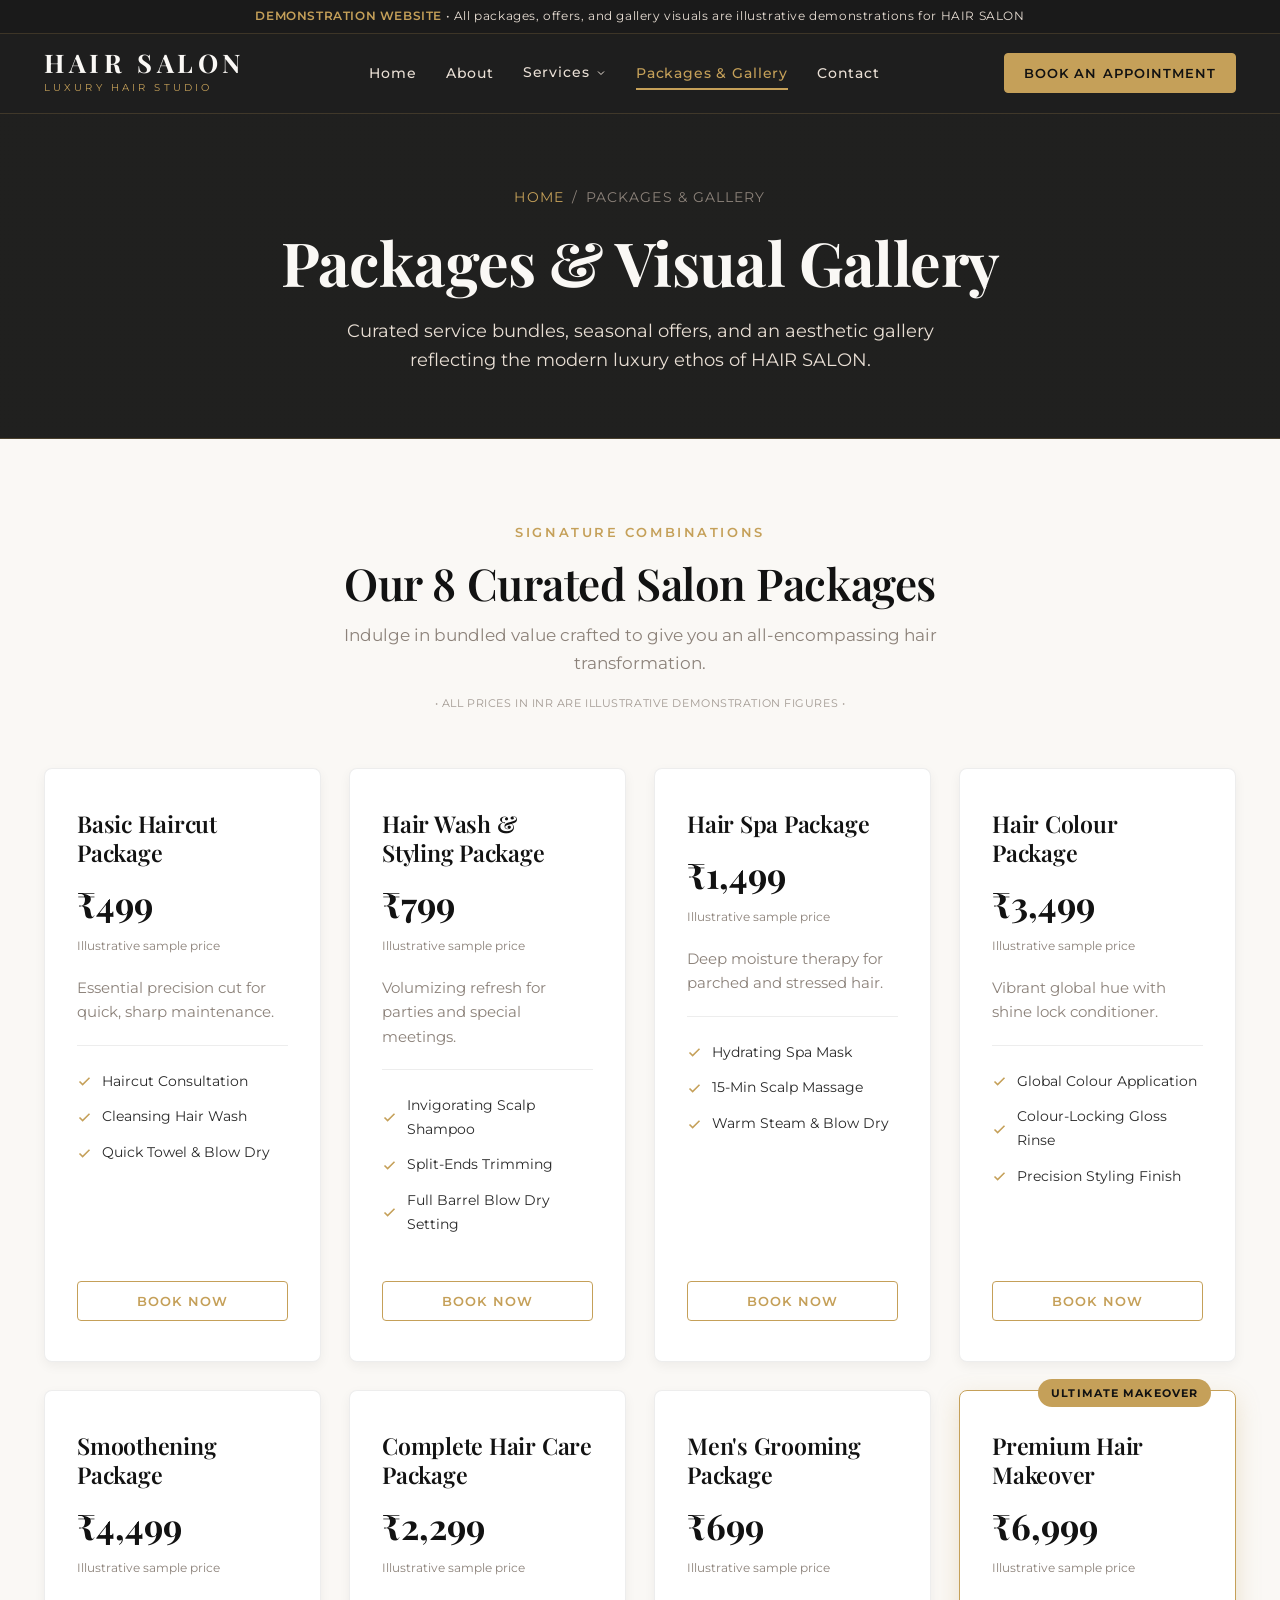
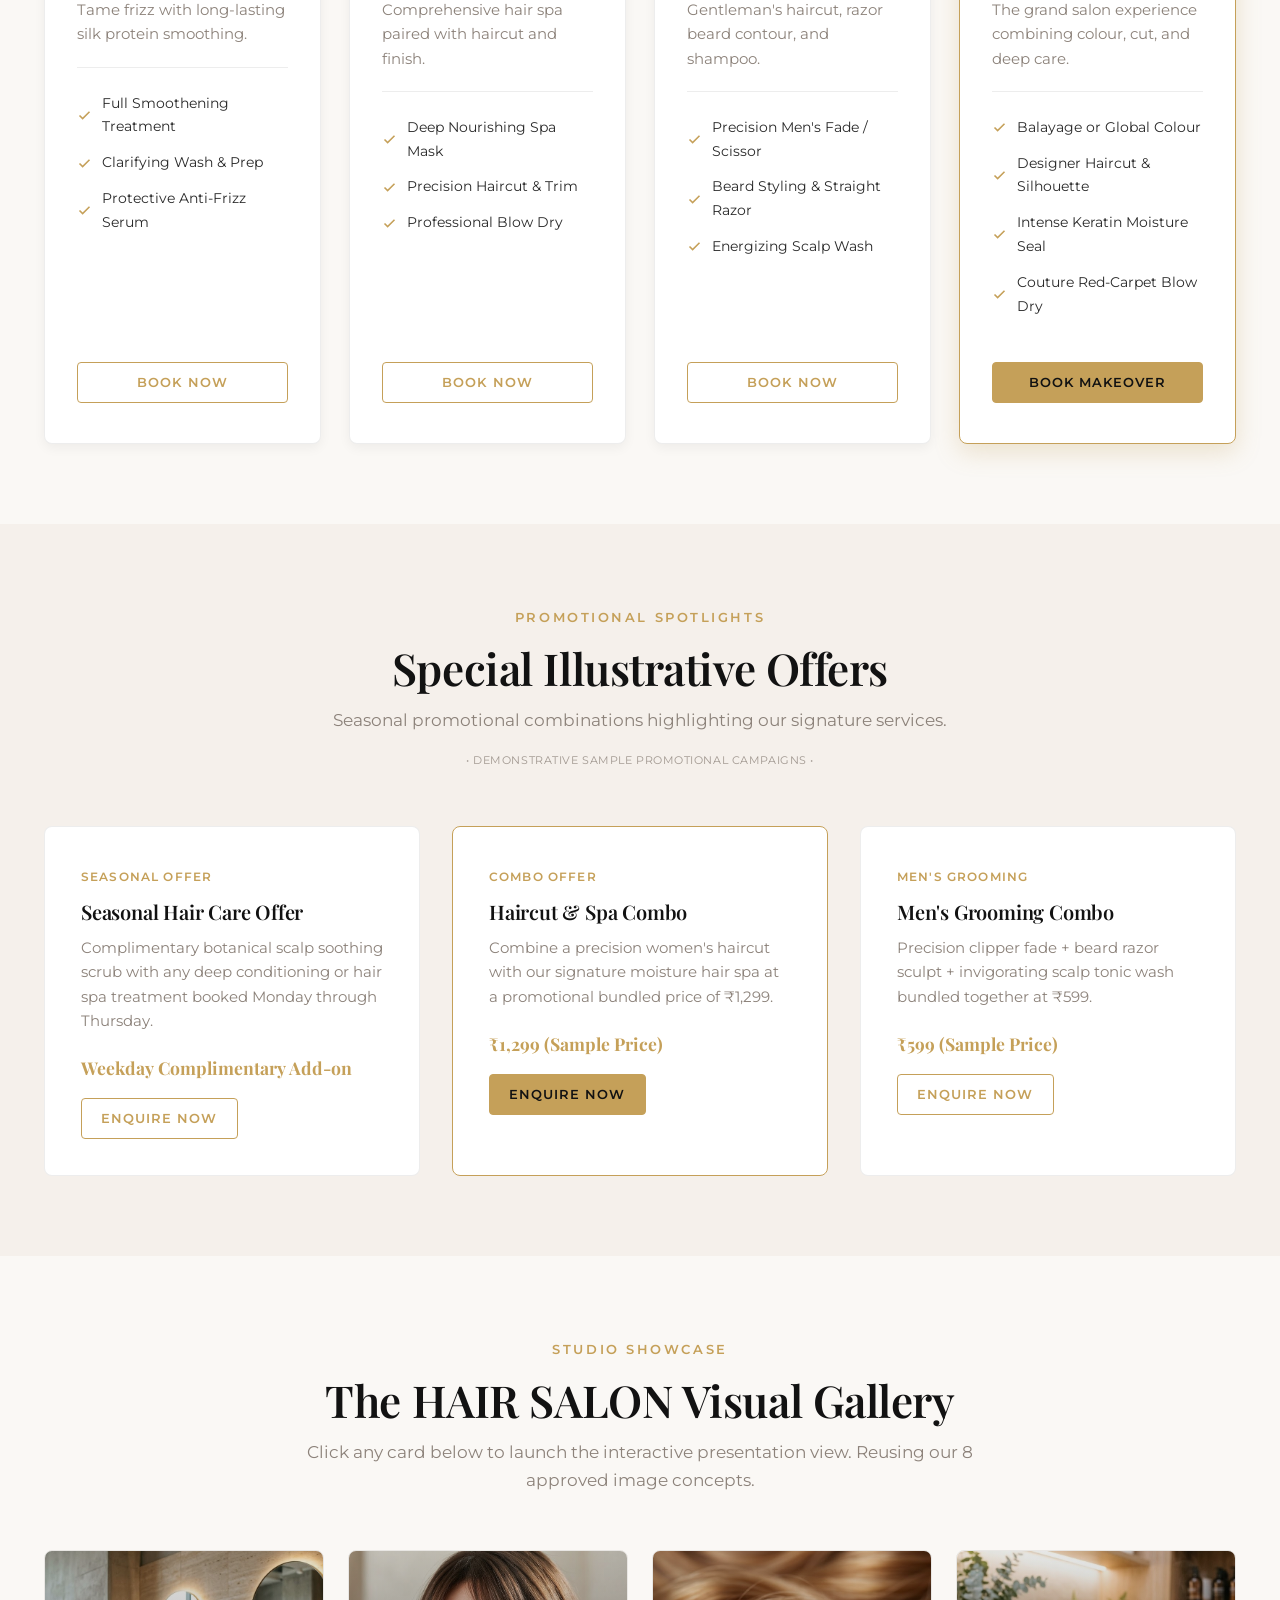
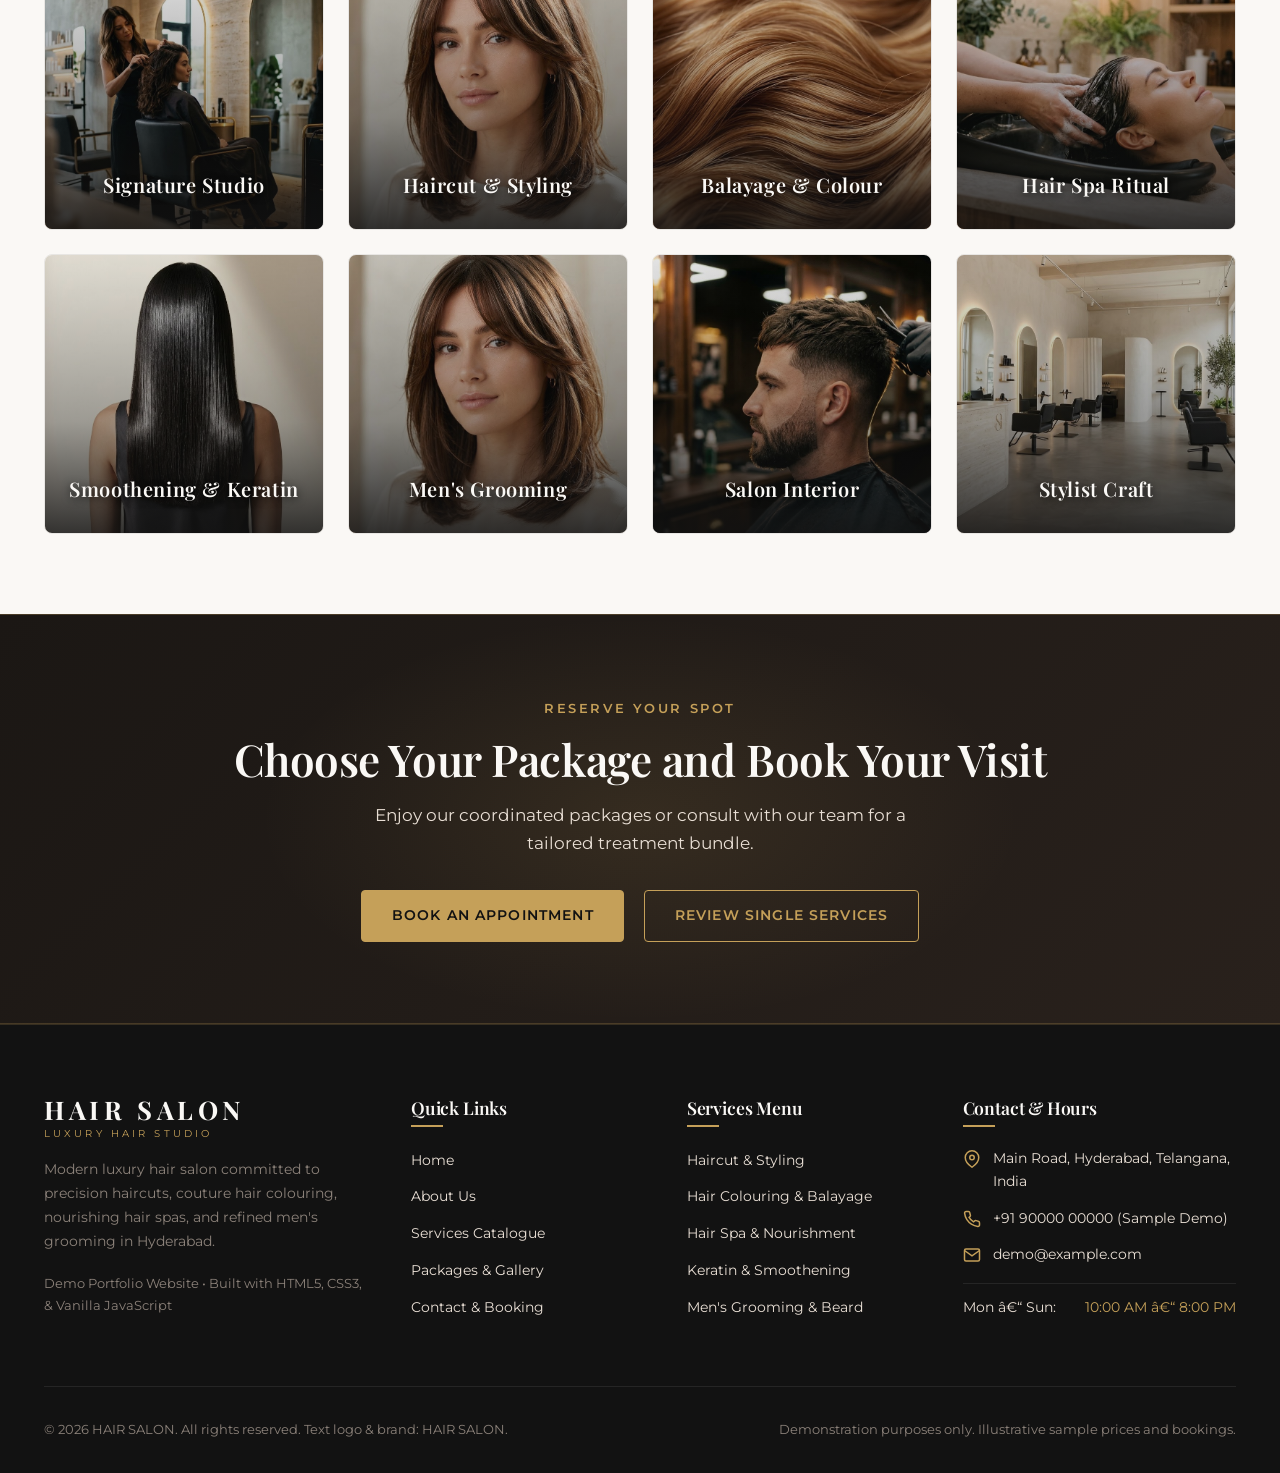
<file: packages-gallery.html>
﻿<!DOCTYPE html>
<html lang="en">
<head>
  <meta charset="UTF-8">
  <meta name="viewport" content="width=device-width, initial-scale=1.0">
  <title>Packages &amp; Gallery | HAIR SALON - Bundles, Special Offers &amp; Studio Showcase</title>
  <meta name="description" content="Browse curated packages, promotional offers, and a visual gallery showcasing haircuts, hair colours, spa rituals, and men's grooming at HAIR SALON.">
  <link rel="preconnect" href="https://fonts.googleapis.com">
  <link rel="preconnect" href="https://fonts.gstatic.com" crossorigin>
  <link href="https://fonts.googleapis.com/css2?family=Montserrat:wght@300;400;500;600;700&family=Playfair+Display:ital,wght@0,500;0,600;0,700;1,400&display=swap" rel="stylesheet">
  <link rel="stylesheet" href="css/style.css">
</head>
<body>

  <!-- Top Demo Bar -->
  <div class="demo-badge-bar">
    <span>DEMONSTRATION WEBSITE</span> &bull; All packages, offers, and gallery visuals are illustrative demonstrations for HAIR SALON
  </div>

  <!-- Header / Navigation -->
  <header class="site-header" id="siteHeader">
    <div class="container header-container">
      <a href="index.html" class="logo-link" aria-label="HAIR SALON Home">
        <span class="logo-text">HAIR SALON</span>
        <span class="logo-sub">Luxury Hair Studio</span>
      </a>

            <nav aria-label="Main Navigation">
        <ul class="nav-menu" id="navMenu">
          <li><a href="index.html" class="nav-link">Home</a></li>
          <li><a href="about.html" class="nav-link">About</a></li>
          <li class="nav-item-dropdown">
            <a href="services.html" class="nav-link nav-dropdown-toggle">
              Services
              <svg width="12" height="12" viewBox="0 0 24 24" fill="none" stroke="currentColor" stroke-width="2"><path d="M6 9l6 6 6-6"/></svg>
            </a>
            <ul class="nav-dropdown-menu">
              <li><a href="services.html" class="nav-dropdown-link">All Services</a></li>
              <li><a href="haircut-styling.html" class="nav-dropdown-link">Haircut &amp; Styling</a></li>
              <li><a href="hair-colouring.html" class="nav-dropdown-link">Hair Colouring</a></li>
              <li><a href="hair-treatments.html" class="nav-dropdown-link">Hair Treatments</a></li>
            </ul>
          </li>
          <li><a href="packages-gallery.html" class="nav-link active">Packages &amp; Gallery</a></li>
          <li><a href="contact.html" class="nav-link">Contact</a></li>
        </ul>
      </nav>

      <div class="header-cta">
        <a href="contact.html" class="btn btn-primary btn-sm">Book an Appointment</a>
        <button class="hamburger-btn" id="hamburgerBtn" aria-label="Toggle navigation menu" aria-expanded="false">
          <span></span>
          <span></span>
          <span></span>
        </button>
      </div>
    </div>
  </header>

  <main id="mainContent">
    <!-- Hero Banner -->
    <section class="page-hero">
      <div class="container">
        <div class="page-breadcrumbs">
          <a href="index.html">Home</a> / <span>Packages &amp; Gallery</span>
        </div>
        <h1>Packages &amp; Visual Gallery</h1>
        <p>Curated service bundles, seasonal offers, and an aesthetic gallery reflecting the modern luxury ethos of HAIR SALON.</p>
      </div>
    </section>

    <!-- 8 Featured Packages Section -->
    <section class="section">
      <div class="container">
        <div class="section-header fade-in-scroll">
          <span class="eyebrow">Signature Combinations</span>
          <h2>Our 8 Curated Salon Packages</h2>
          <p>Indulge in bundled value crafted to give you an all-encompassing hair transformation.</p>
          <span class="demo-review-notice">&bull; All prices in INR are illustrative demonstration figures &bull;</span>
        </div>

        <div class="grid-4">
          <!-- Package 1 -->
          <div class="package-card fade-in-scroll">
            <h3 class="package-name">Basic Haircut Package</h3>
            <div class="package-price">&#8377;499</div>
            <span class="package-demo-label">Illustrative sample price</span>
            <p class="package-desc">Essential precision cut for quick, sharp maintenance.</p>
            <ul class="package-features">
              <li>
                <svg width="15" height="15" viewBox="0 0 24 24" fill="none" stroke="currentColor" stroke-width="2.5"><polyline points="20 6 9 17 4 12"/></svg>
                Haircut Consultation
              </li>
              <li>
                <svg width="15" height="15" viewBox="0 0 24 24" fill="none" stroke="currentColor" stroke-width="2.5"><polyline points="20 6 9 17 4 12"/></svg>
                Cleansing Hair Wash
              </li>
              <li>
                <svg width="15" height="15" viewBox="0 0 24 24" fill="none" stroke="currentColor" stroke-width="2.5"><polyline points="20 6 9 17 4 12"/></svg>
                Quick Towel &amp; Blow Dry
              </li>
            </ul>
            <a href="contact.html?package=basic-haircut" class="btn btn-secondary btn-sm">Book Now</a>
          </div>

          <!-- Package 2 -->
          <div class="package-card fade-in-scroll">
            <h3 class="package-name">Hair Wash &amp; Styling Package</h3>
            <div class="package-price">&#8377;799</div>
            <span class="package-demo-label">Illustrative sample price</span>
            <p class="package-desc">Volumizing refresh for parties and special meetings.</p>
            <ul class="package-features">
              <li>
                <svg width="15" height="15" viewBox="0 0 24 24" fill="none" stroke="currentColor" stroke-width="2.5"><polyline points="20 6 9 17 4 12"/></svg>
                Invigorating Scalp Shampoo
              </li>
              <li>
                <svg width="15" height="15" viewBox="0 0 24 24" fill="none" stroke="currentColor" stroke-width="2.5"><polyline points="20 6 9 17 4 12"/></svg>
                Split-Ends Trimming
              </li>
              <li>
                <svg width="15" height="15" viewBox="0 0 24 24" fill="none" stroke="currentColor" stroke-width="2.5"><polyline points="20 6 9 17 4 12"/></svg>
                Full Barrel Blow Dry Setting
              </li>
            </ul>
            <a href="contact.html?package=wash-styling" class="btn btn-secondary btn-sm">Book Now</a>
          </div>

          <!-- Package 3 -->
          <div class="package-card fade-in-scroll">
            <h3 class="package-name">Hair Spa Package</h3>
            <div class="package-price">&#8377;1,499</div>
            <span class="package-demo-label">Illustrative sample price</span>
            <p class="package-desc">Deep moisture therapy for parched and stressed hair.</p>
            <ul class="package-features">
              <li>
                <svg width="15" height="15" viewBox="0 0 24 24" fill="none" stroke="currentColor" stroke-width="2.5"><polyline points="20 6 9 17 4 12"/></svg>
                Hydrating Spa Mask
              </li>
              <li>
                <svg width="15" height="15" viewBox="0 0 24 24" fill="none" stroke="currentColor" stroke-width="2.5"><polyline points="20 6 9 17 4 12"/></svg>
                15-Min Scalp Massage
              </li>
              <li>
                <svg width="15" height="15" viewBox="0 0 24 24" fill="none" stroke="currentColor" stroke-width="2.5"><polyline points="20 6 9 17 4 12"/></svg>
                Warm Steam &amp; Blow Dry
              </li>
            </ul>
            <a href="contact.html?package=hair-spa" class="btn btn-secondary btn-sm">Book Now</a>
          </div>

          <!-- Package 4 -->
          <div class="package-card fade-in-scroll">
            <h3 class="package-name">Hair Colour Package</h3>
            <div class="package-price">&#8377;3,499</div>
            <span class="package-demo-label">Illustrative sample price</span>
            <p class="package-desc">Vibrant global hue with shine lock conditioner.</p>
            <ul class="package-features">
              <li>
                <svg width="15" height="15" viewBox="0 0 24 24" fill="none" stroke="currentColor" stroke-width="2.5"><polyline points="20 6 9 17 4 12"/></svg>
                Global Colour Application
              </li>
              <li>
                <svg width="15" height="15" viewBox="0 0 24 24" fill="none" stroke="currentColor" stroke-width="2.5"><polyline points="20 6 9 17 4 12"/></svg>
                Colour-Locking Gloss Rinse
              </li>
              <li>
                <svg width="15" height="15" viewBox="0 0 24 24" fill="none" stroke="currentColor" stroke-width="2.5"><polyline points="20 6 9 17 4 12"/></svg>
                Precision Styling Finish
              </li>
            </ul>
            <a href="contact.html?package=hair-colour" class="btn btn-secondary btn-sm">Book Now</a>
          </div>

          <!-- Package 5 -->
          <div class="package-card fade-in-scroll">
            <h3 class="package-name">Smoothening Package</h3>
            <div class="package-price">&#8377;4,499</div>
            <span class="package-demo-label">Illustrative sample price</span>
            <p class="package-desc">Tame frizz with long-lasting silk protein smoothing.</p>
            <ul class="package-features">
              <li>
                <svg width="15" height="15" viewBox="0 0 24 24" fill="none" stroke="currentColor" stroke-width="2.5"><polyline points="20 6 9 17 4 12"/></svg>
                Full Smoothening Treatment
              </li>
              <li>
                <svg width="15" height="15" viewBox="0 0 24 24" fill="none" stroke="currentColor" stroke-width="2.5"><polyline points="20 6 9 17 4 12"/></svg>
                Clarifying Wash &amp; Prep
              </li>
              <li>
                <svg width="15" height="15" viewBox="0 0 24 24" fill="none" stroke="currentColor" stroke-width="2.5"><polyline points="20 6 9 17 4 12"/></svg>
                Protective Anti-Frizz Serum
              </li>
            </ul>
            <a href="contact.html?package=smoothening" class="btn btn-secondary btn-sm">Book Now</a>
          </div>

          <!-- Package 6 -->
          <div class="package-card fade-in-scroll">
            <h3 class="package-name">Complete Hair Care Package</h3>
            <div class="package-price">&#8377;2,299</div>
            <span class="package-demo-label">Illustrative sample price</span>
            <p class="package-desc">Comprehensive hair spa paired with haircut and finish.</p>
            <ul class="package-features">
              <li>
                <svg width="15" height="15" viewBox="0 0 24 24" fill="none" stroke="currentColor" stroke-width="2.5"><polyline points="20 6 9 17 4 12"/></svg>
                Deep Nourishing Spa Mask
              </li>
              <li>
                <svg width="15" height="15" viewBox="0 0 24 24" fill="none" stroke="currentColor" stroke-width="2.5"><polyline points="20 6 9 17 4 12"/></svg>
                Precision Haircut &amp; Trim
              </li>
              <li>
                <svg width="15" height="15" viewBox="0 0 24 24" fill="none" stroke="currentColor" stroke-width="2.5"><polyline points="20 6 9 17 4 12"/></svg>
                Professional Blow Dry
              </li>
            </ul>
            <a href="contact.html?package=complete-care" class="btn btn-secondary btn-sm">Book Now</a>
          </div>

          <!-- Package 7 -->
          <div class="package-card fade-in-scroll">
            <h3 class="package-name">Men's Grooming Package</h3>
            <div class="package-price">&#8377;699</div>
            <span class="package-demo-label">Illustrative sample price</span>
            <p class="package-desc">Gentleman's haircut, razor beard contour, and shampoo.</p>
            <ul class="package-features">
              <li>
                <svg width="15" height="15" viewBox="0 0 24 24" fill="none" stroke="currentColor" stroke-width="2.5"><polyline points="20 6 9 17 4 12"/></svg>
                Precision Men's Fade / Scissor
              </li>
              <li>
                <svg width="15" height="15" viewBox="0 0 24 24" fill="none" stroke="currentColor" stroke-width="2.5"><polyline points="20 6 9 17 4 12"/></svg>
                Beard Styling &amp; Straight Razor
              </li>
              <li>
                <svg width="15" height="15" viewBox="0 0 24 24" fill="none" stroke="currentColor" stroke-width="2.5"><polyline points="20 6 9 17 4 12"/></svg>
                Energizing Scalp Wash
              </li>
            </ul>
            <a href="contact.html?package=mens-grooming" class="btn btn-secondary btn-sm">Book Now</a>
          </div>

          <!-- Package 8 (Featured) -->
          <div class="package-card featured fade-in-scroll">
            <span class="package-badge">Ultimate Makeover</span>
            <h3 class="package-name">Premium Hair Makeover</h3>
            <div class="package-price">&#8377;6,999</div>
            <span class="package-demo-label">Illustrative sample price</span>
            <p class="package-desc">The grand salon experience combining colour, cut, and deep care.</p>
            <ul class="package-features">
              <li>
                <svg width="15" height="15" viewBox="0 0 24 24" fill="none" stroke="currentColor" stroke-width="2.5"><polyline points="20 6 9 17 4 12"/></svg>
                Balayage or Global Colour
              </li>
              <li>
                <svg width="15" height="15" viewBox="0 0 24 24" fill="none" stroke="currentColor" stroke-width="2.5"><polyline points="20 6 9 17 4 12"/></svg>
                Designer Haircut &amp; Silhouette
              </li>
              <li>
                <svg width="15" height="15" viewBox="0 0 24 24" fill="none" stroke="currentColor" stroke-width="2.5"><polyline points="20 6 9 17 4 12"/></svg>
                Intense Keratin Moisture Seal
              </li>
              <li>
                <svg width="15" height="15" viewBox="0 0 24 24" fill="none" stroke="currentColor" stroke-width="2.5"><polyline points="20 6 9 17 4 12"/></svg>
                Couture Red-Carpet Blow Dry
              </li>
            </ul>
            <a href="contact.html?package=premium-makeover" class="btn btn-primary btn-sm">Book Makeover</a>
          </div>
        </div>
      </div>
    </section>

    <!-- Special Offers Section -->
    <section class="section section-bg-light">
      <div class="container">
        <div class="section-header fade-in-scroll">
          <span class="eyebrow">Promotional Spotlights</span>
          <h2>Special Illustrative Offers</h2>
          <p>Seasonal promotional combinations highlighting our signature services.</p>
          <span class="demo-review-notice">&bull; Demonstrative sample promotional campaigns &bull;</span>
        </div>

        <div class="grid-3">
          <div class="feature-card fade-in-scroll" style="text-align: left;">
            <div class="service-card-tag">Seasonal Offer</div>
            <h3>Seasonal Hair Care Offer</h3>
            <p style="margin-bottom: 1.25rem;">
              Complimentary botanical scalp soothing scrub with any deep conditioning or hair spa treatment booked Monday through Thursday.
            </p>
            <div class="service-price" style="font-size: 1.1rem; color: var(--color-champagne-gold); margin-bottom: 1rem;">Weekday Complimentary Add-on</div>
            <a href="contact.html?offer=seasonal-care" class="btn btn-secondary btn-sm">Enquire Now</a>
          </div>

          <div class="feature-card fade-in-scroll" style="text-align: left; border-color: var(--color-champagne-gold);">
            <div class="service-card-tag">Combo Offer</div>
            <h3>Haircut &amp; Spa Combo</h3>
            <p style="margin-bottom: 1.25rem;">
              Combine a precision women's haircut with our signature moisture hair spa at a promotional bundled price of &#8377;1,299.
            </p>
            <div class="service-price" style="font-size: 1.1rem; color: var(--color-champagne-gold); margin-bottom: 1rem;">&#8377;1,299 (Sample Price)</div>
            <a href="contact.html?offer=haircut-spa-combo" class="btn btn-primary btn-sm">Enquire Now</a>
          </div>

          <div class="feature-card fade-in-scroll" style="text-align: left;">
            <div class="service-card-tag">Men's Grooming</div>
            <h3>Men's Grooming Combo</h3>
            <p style="margin-bottom: 1.25rem;">
              Precision clipper fade + beard razor sculpt + invigorating scalp tonic wash bundled together at &#8377;599.
            </p>
            <div class="service-price" style="font-size: 1.1rem; color: var(--color-champagne-gold); margin-bottom: 1rem;">&#8377;599 (Sample Price)</div>
            <a href="contact.html?offer=mens-combo" class="btn btn-secondary btn-sm">Enquire Now</a>
          </div>
        </div>
      </div>
    </section>

    <!-- Visual Gallery (Using STRICT 8 approved placeholders with Lightbox) -->
    <section class="section">
      <div class="container">
        <div class="section-header fade-in-scroll">
          <span class="eyebrow">Studio Showcase</span>
          <h2>The HAIR SALON Visual Gallery</h2>
          <p>Click any card below to launch the interactive presentation view. Reusing our 8 approved image concepts.</p>
        </div>

        <div class="gallery-grid">
          <!-- Gallery Item 1: hair-salon-hero -->
          <div class="gallery-item gallery-lightbox-trigger fade-in-scroll"
               data-placeholder="img-hair-salon-hero"
               data-title="HAIR SALON Signature Studio"
               data-desc="Our main styling floor featuring elegant workstations and tranquil ambiance.">
            <div class="img-placeholder img-hair-salon-hero aspect-square">
              <svg class="img-placeholder-icon" viewBox="0 0 24 24" fill="none" stroke="#c5a059" stroke-width="1.5"><circle cx="6" cy="6" r="3"/><circle cx="6" cy="18" r="3"/><line x1="20" y1="4" x2="8.12" y2="15.88"/></svg>
              <div class="img-placeholder-title">Signature Studio</div>
              <span class="img-placeholder-badge">hair-salon-hero</span>
            </div>
          </div>

          <!-- Gallery Item 2: haircut-styling -->
          <div class="gallery-item gallery-lightbox-trigger fade-in-scroll"
               data-placeholder="img-haircut-styling"
               data-title="Precision Haircut &amp; Styling"
               data-desc="Modern silhouette cutting, tailored face-framing layers, and salon blowout.">
            <div class="img-placeholder img-haircut-styling aspect-square">
              <svg class="img-placeholder-icon" viewBox="0 0 24 24" fill="none" stroke="#c5a059" stroke-width="1.5"><circle cx="6" cy="6" r="3"/><circle cx="6" cy="18" r="3"/><line x1="20" y1="4" x2="8.12" y2="15.88"/></svg>
              <div class="img-placeholder-title">Haircut &amp; Styling</div>
              <span class="img-placeholder-badge">haircut-styling</span>
            </div>
          </div>

          <!-- Gallery Item 3: hair-colouring -->
          <div class="gallery-item gallery-lightbox-trigger fade-in-scroll"
               data-placeholder="img-hair-colouring"
               data-title="Balayage &amp; Couture Colour"
               data-desc="Multi-dimensional balayage hand-painted for natural sunlit radiance.">
            <div class="img-placeholder img-hair-colouring aspect-square">
              <svg class="img-placeholder-icon" viewBox="0 0 24 24" fill="none" stroke="#c5a059" stroke-width="1.5"><path d="M12 2.69l5.66 5.66a8 8 0 1 1-11.31 0z"/></svg>
              <div class="img-placeholder-title">Balayage &amp; Colour</div>
              <span class="img-placeholder-badge">hair-colouring</span>
            </div>
          </div>

          <!-- Gallery Item 4: hair-spa-treatment -->
          <div class="gallery-item gallery-lightbox-trigger fade-in-scroll"
               data-placeholder="img-hair-spa-treatment"
               data-title="Nourishing Hair Spa Ritual"
               data-desc="Botanical creme treatment and relaxing pressure-point scalp massage.">
            <div class="img-placeholder img-hair-spa-treatment aspect-square">
              <svg class="img-placeholder-icon" viewBox="0 0 24 24" fill="none" stroke="#c5a059" stroke-width="1.5"><path d="M12 22s8-4 8-10V5l-8-3-8 3v7c0 6 8 10 8 10z"/></svg>
              <div class="img-placeholder-title">Hair Spa Ritual</div>
              <span class="img-placeholder-badge">hair-spa-treatment</span>
            </div>
          </div>

          <!-- Gallery Item 5: hair-smoothening -->
          <div class="gallery-item gallery-lightbox-trigger fade-in-scroll"
               data-placeholder="img-hair-smoothening"
               data-title="Silk Protein Smoothening"
               data-desc="Eliminate humidity frizz and restore fluid, glossy drape to unruly hair.">
            <div class="img-placeholder img-hair-smoothening aspect-square">
              <svg class="img-placeholder-icon" viewBox="0 0 24 24" fill="none" stroke="#c5a059" stroke-width="1.5"><line x1="4" y1="6" x2="20" y2="6"/><line x1="4" y1="12" x2="20" y2="12"/><line x1="4" y1="18" x2="20" y2="18"/></svg>
              <div class="img-placeholder-title">Smoothening &amp; Keratin</div>
              <span class="img-placeholder-badge">hair-smoothening</span>
            </div>
          </div>

          <!-- Gallery Item 6: mens-haircut -->
          <div class="gallery-item gallery-lightbox-trigger fade-in-scroll"
               data-placeholder="img-mens-haircut"
               data-title="Men's Precision Grooming"
               data-desc="Tailored skin fades, textured scissoring, and razor beard sculpting.">
            <div class="img-placeholder img-mens-haircut aspect-square">
              <svg class="img-placeholder-icon" viewBox="0 0 24 24" fill="none" stroke="#c5a059" stroke-width="1.5"><circle cx="6" cy="6" r="3"/><circle cx="6" cy="18" r="3"/><line x1="20" y1="4" x2="8.12" y2="15.88"/></svg>
              <div class="img-placeholder-title">Men's Grooming</div>
              <span class="img-placeholder-badge">mens-haircut</span>
            </div>
          </div>

          <!-- Gallery Item 7: hair-salon-interior -->
          <div class="gallery-item gallery-lightbox-trigger fade-in-scroll"
               data-placeholder="img-hair-salon-interior"
               data-title="Luxury Salon Interior"
               data-desc="Minimalist mirrors, warm champagne metallic accents, and private stations.">
            <div class="img-placeholder img-hair-salon-interior aspect-square">
              <svg class="img-placeholder-icon" viewBox="0 0 24 24" fill="none" stroke="#c5a059" stroke-width="1.5"><rect x="3" y="3" width="18" height="18" rx="2" ry="2"/><line x1="3" y1="9" x2="21" y2="9"/><line x1="9" y1="21" x2="9" y2="9"/></svg>
              <div class="img-placeholder-title">Salon Interior</div>
              <span class="img-placeholder-badge">hair-salon-interior</span>
            </div>
          </div>

          <!-- Gallery Item 8: hair-stylist-professional -->
          <div class="gallery-item gallery-lightbox-trigger fade-in-scroll"
               data-placeholder="img-hair-stylist-professional"
               data-title="Professional Hairstylist at Work"
               data-desc="Dedicated technique, personalized consultations, and meticulous hair artistry.">
            <div class="img-placeholder img-hair-stylist-professional aspect-square">
              <svg class="img-placeholder-icon" viewBox="0 0 24 24" fill="none" stroke="#c5a059" stroke-width="1.5"><path d="M20 21v-2a4 4 0 0 0-4-4H8a4 4 0 0 0-4 4v2"/><circle cx="12" cy="7" r="4"/></svg>
              <div class="img-placeholder-title">Stylist Craft</div>
              <span class="img-placeholder-badge">hair-stylist-professional</span>
            </div>
          </div>
        </div>
      </div>
    </section>

    <!-- Lightbox Modal Container -->
    <div class="lightbox-modal" id="lightboxModal" role="dialog" aria-modal="true" aria-label="Visual presentation modal">
      <div class="lightbox-content">
        <button class="lightbox-close" id="lightboxClose" aria-label="Close modal">&times;</button>
        <div id="lightboxPlaceholder" class="lightbox-inner-placeholder"></div>
        <div class="lightbox-caption">
          <h4 id="lightboxTitle">Placeholder Preview</h4>
          <p id="lightboxDesc" style="font-size: 0.9rem; margin-bottom: 0;">Description of selected service concept.</p>
        </div>
      </div>
    </div>

    <!-- Appointment CTA -->
    <section class="cta-banner">
      <div class="container fade-in-scroll">
        <span class="eyebrow" style="color: var(--color-champagne-gold);">Reserve Your Spot</span>
        <h2>Choose Your Package and Book Your Visit</h2>
        <p>Enjoy our coordinated packages or consult with our team for a tailored treatment bundle.</p>
        <div class="cta-banner-buttons">
          <a href="contact.html" class="btn btn-primary">Book an Appointment</a>
          <a href="services.html" class="btn btn-secondary">Review Single Services</a>
        </div>
      </div>
    </section>
  </main>

  <!-- Footer -->
  <footer class="site-footer">
    <div class="container">
      <div class="footer-grid">
        <div class="footer-col footer-about">
          <a href="index.html" class="logo-link">
            <span class="logo-text">HAIR SALON</span>
            <span class="logo-sub">Luxury Hair Studio</span>
          </a>
          <p>
            Modern luxury hair salon committed to precision haircuts, couture hair colouring, nourishing hair spas, and refined men's grooming in Hyderabad.
          </p>
          <div style="font-size: 0.8rem; color: var(--color-soft-taupe);">
            Demo Portfolio Website &bull; Built with HTML5, CSS3, &amp; Vanilla JavaScript
          </div>
        </div>

        <div class="footer-col footer-links">
          <h4>Quick Links</h4>
          <ul>
            <li><a href="index.html">Home</a></li>
            <li><a href="about.html">About Us</a></li>
            <li><a href="services.html">Services Catalogue</a></li>
            <li><a href="packages-gallery.html">Packages &amp; Gallery</a></li>
            <li><a href="contact.html">Contact &amp; Booking</a></li>
          </ul>
        </div>

        <div class="footer-col footer-links">
          <h4>Services Menu</h4>
          <ul>
            <li><a href="haircut-styling.html">Haircut &amp; Styling</a></li>
            <li><a href="hair-colouring.html">Hair Colouring &amp; Balayage</a></li>
            <li><a href="hair-treatments.html">Hair Spa &amp; Nourishment</a></li>
            <li><a href="hair-treatments.html">Keratin &amp; Smoothening</a></li>
            <li><a href="services.html">Men's Grooming &amp; Beard</a></li>
          </ul>
        </div>

        <div class="footer-col">
          <h4>Contact &amp; Hours</h4>
          <div class="footer-contact-item">
            <svg width="18" height="18" viewBox="0 0 24 24" fill="none" stroke="currentColor" stroke-width="2"><path d="M21 10c0 7-9 13-9 13s-9-6-9-13a9 9 0 0 1 18 0z"/><circle cx="12" cy="10" r="3"/></svg>
            <span>Main Road, Hyderabad, Telangana, India</span>
          </div>
          <div class="footer-contact-item">
            <svg width="18" height="18" viewBox="0 0 24 24" fill="none" stroke="currentColor" stroke-width="2"><path d="M22 16.92v3a2 2 0 0 1-2.18 2 19.79 19.79 0 0 1-8.63-3.07 19.5 19.5 0 0 1-6-6 19.79 19.79 0 0 1-3.07-8.67A2 2 0 0 1 4.11 2h3a2 2 0 0 1 2 1.72 12.84 12.84 0 0 0 .7 2.81 2 2 0 0 1-.45 2.11L8.09 9.91a16 16 0 0 0 6 6l1.27-1.27a2 2 0 0 1 2.11-.45 12.84 12.84 0 0 0 2.81.7A2 2 0 0 1 22 16.92z"/></svg>
            <a href="tel:+919000000000">+91 90000 00000 (Sample Demo)</a>
          </div>
          <div class="footer-contact-item">
            <svg width="18" height="18" viewBox="0 0 24 24" fill="none" stroke="currentColor" stroke-width="2"><path d="M4 4h16c1.1 0 2 .9 2 2v12c0 1.1-.9 2-2 2H4c-1.1 0-2-.9-2-2V6c0-1.1.9-2 2-2z"/><polyline points="22,6 12,13 2,6"/></svg>
            <a href="mailto:demo@example.com">demo@example.com</a>
          </div>
          <div style="margin-top: 1rem; padding-top: 0.75rem; border-top: 1px solid rgba(255, 255, 255, 0.08);">
            <div class="footer-hours-row">
              <span>Mon â€“ Sun:</span>
              <span>10:00 AM â€“ 8:00 PM</span>
            </div>
          </div>
        </div>
      </div>

      <div class="footer-bottom">
        <div>
          &copy; 2026 HAIR SALON. All rights reserved. Text logo &amp; brand: HAIR SALON.
        </div>
        <div>
          <span>Demonstration purposes only. Illustrative sample prices and bookings.</span>
        </div>
      </div>
    </div>
  </footer>

  <!-- Back to Top Button -->
  <button id="backToTopBtn" class="back-to-top" aria-label="Back to top">
    <svg width="20" height="20" viewBox="0 0 24 24" fill="none" stroke="currentColor" stroke-width="2.5"><polyline points="18 15 12 9 6 15"/></svg>
  </button>

  <script src="js/script.js"></script>
</body>
</html>
</file>
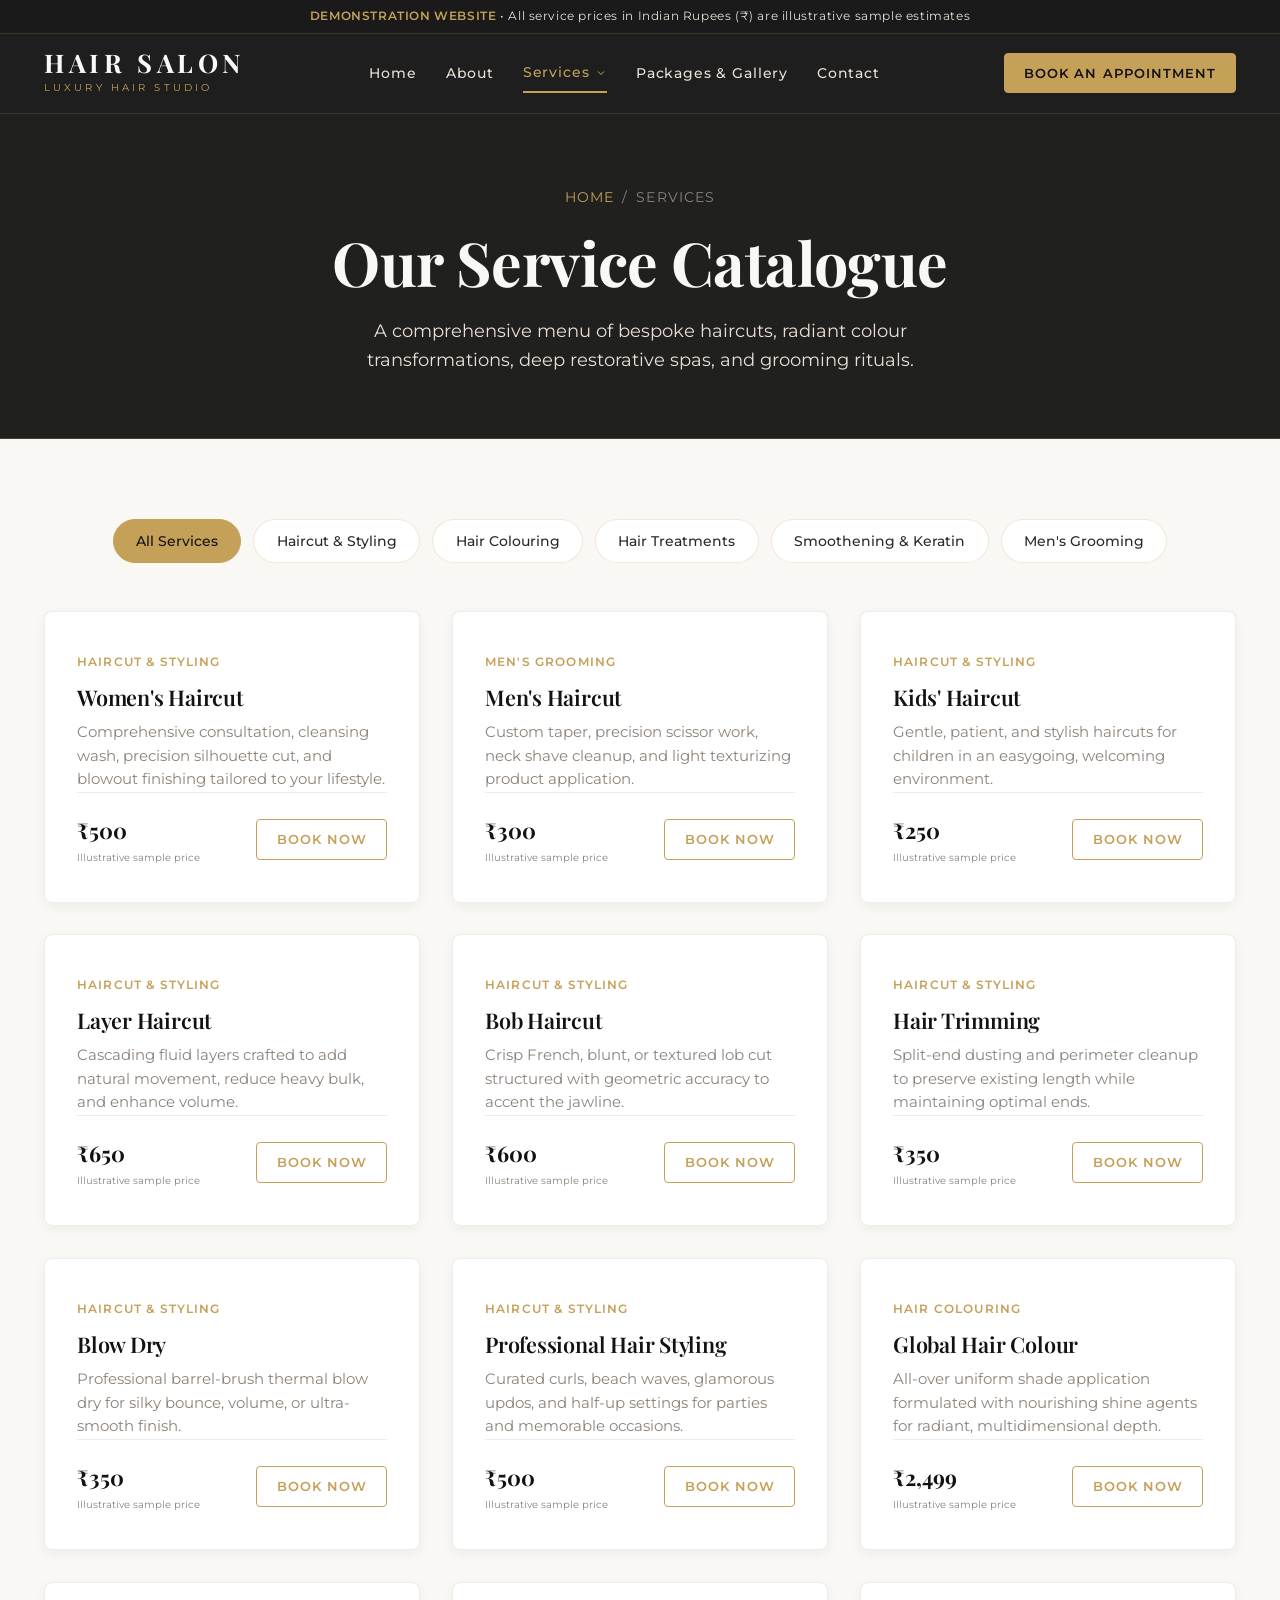
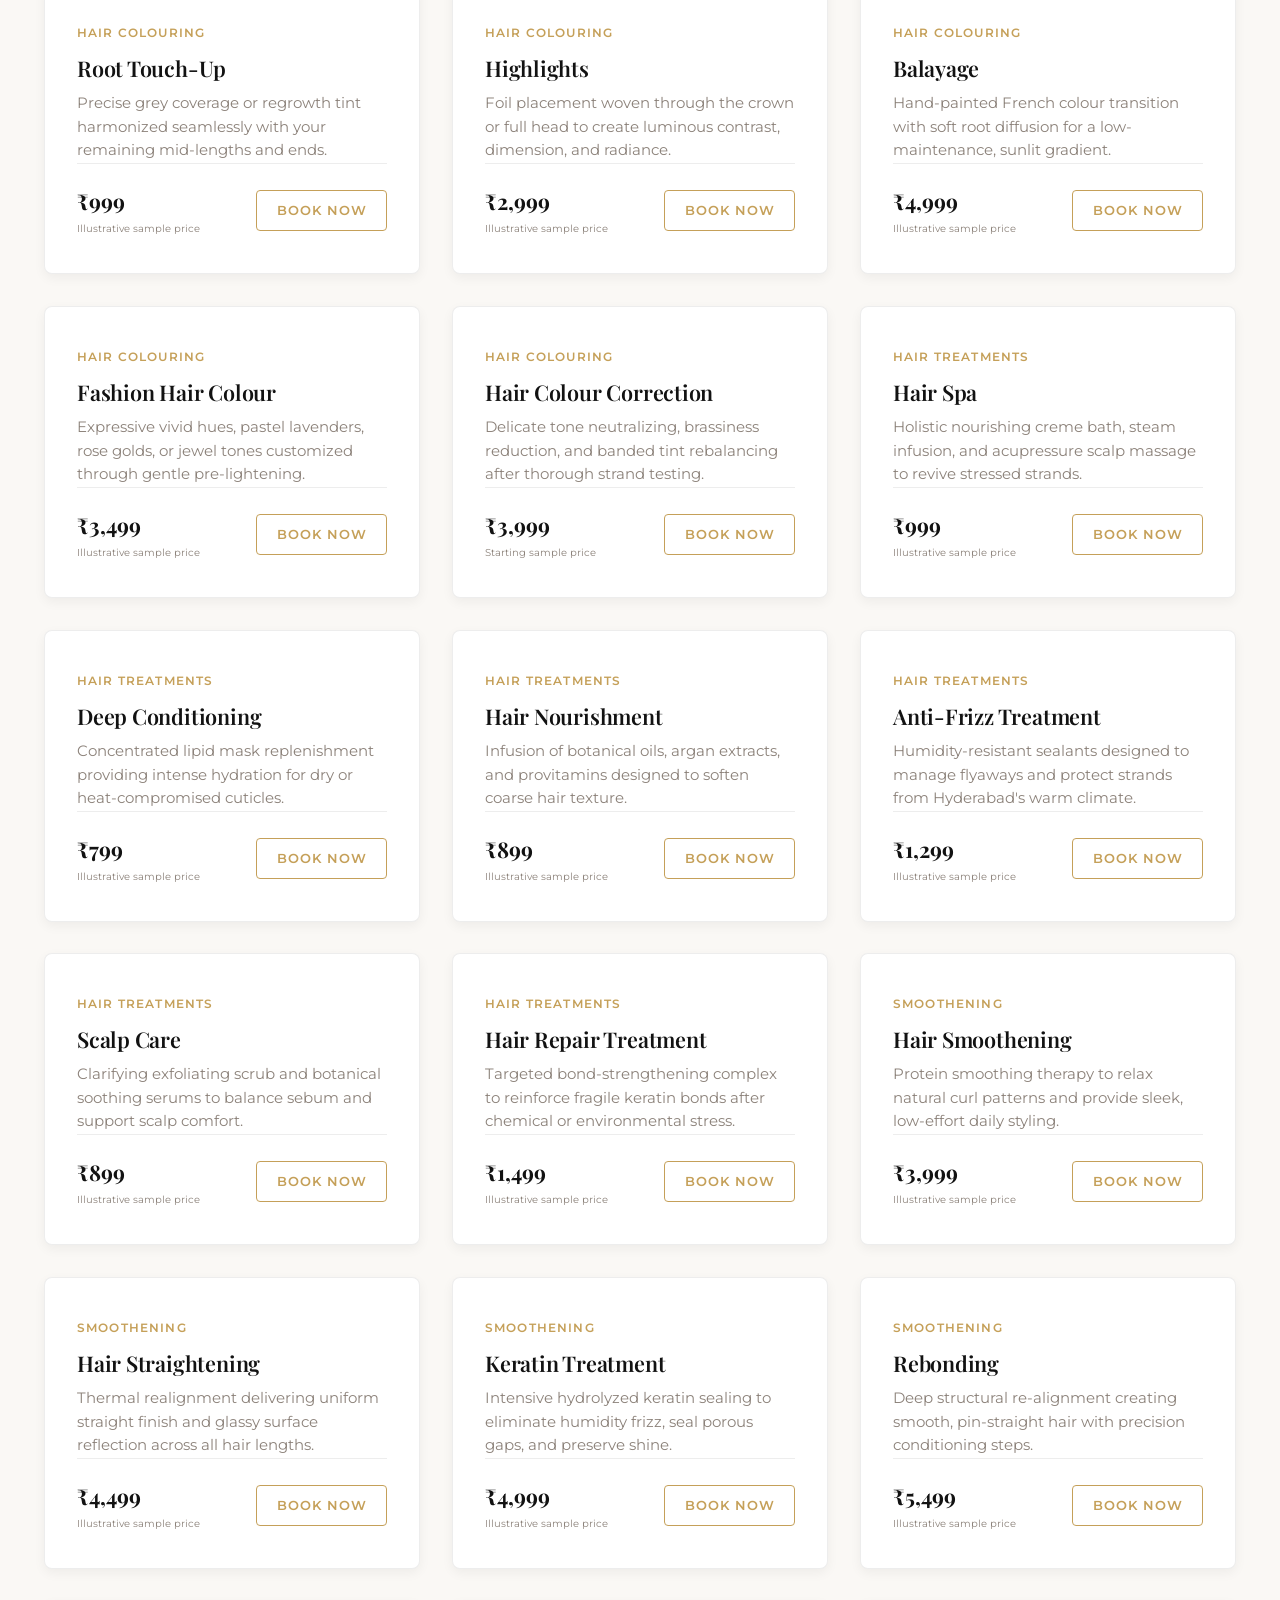
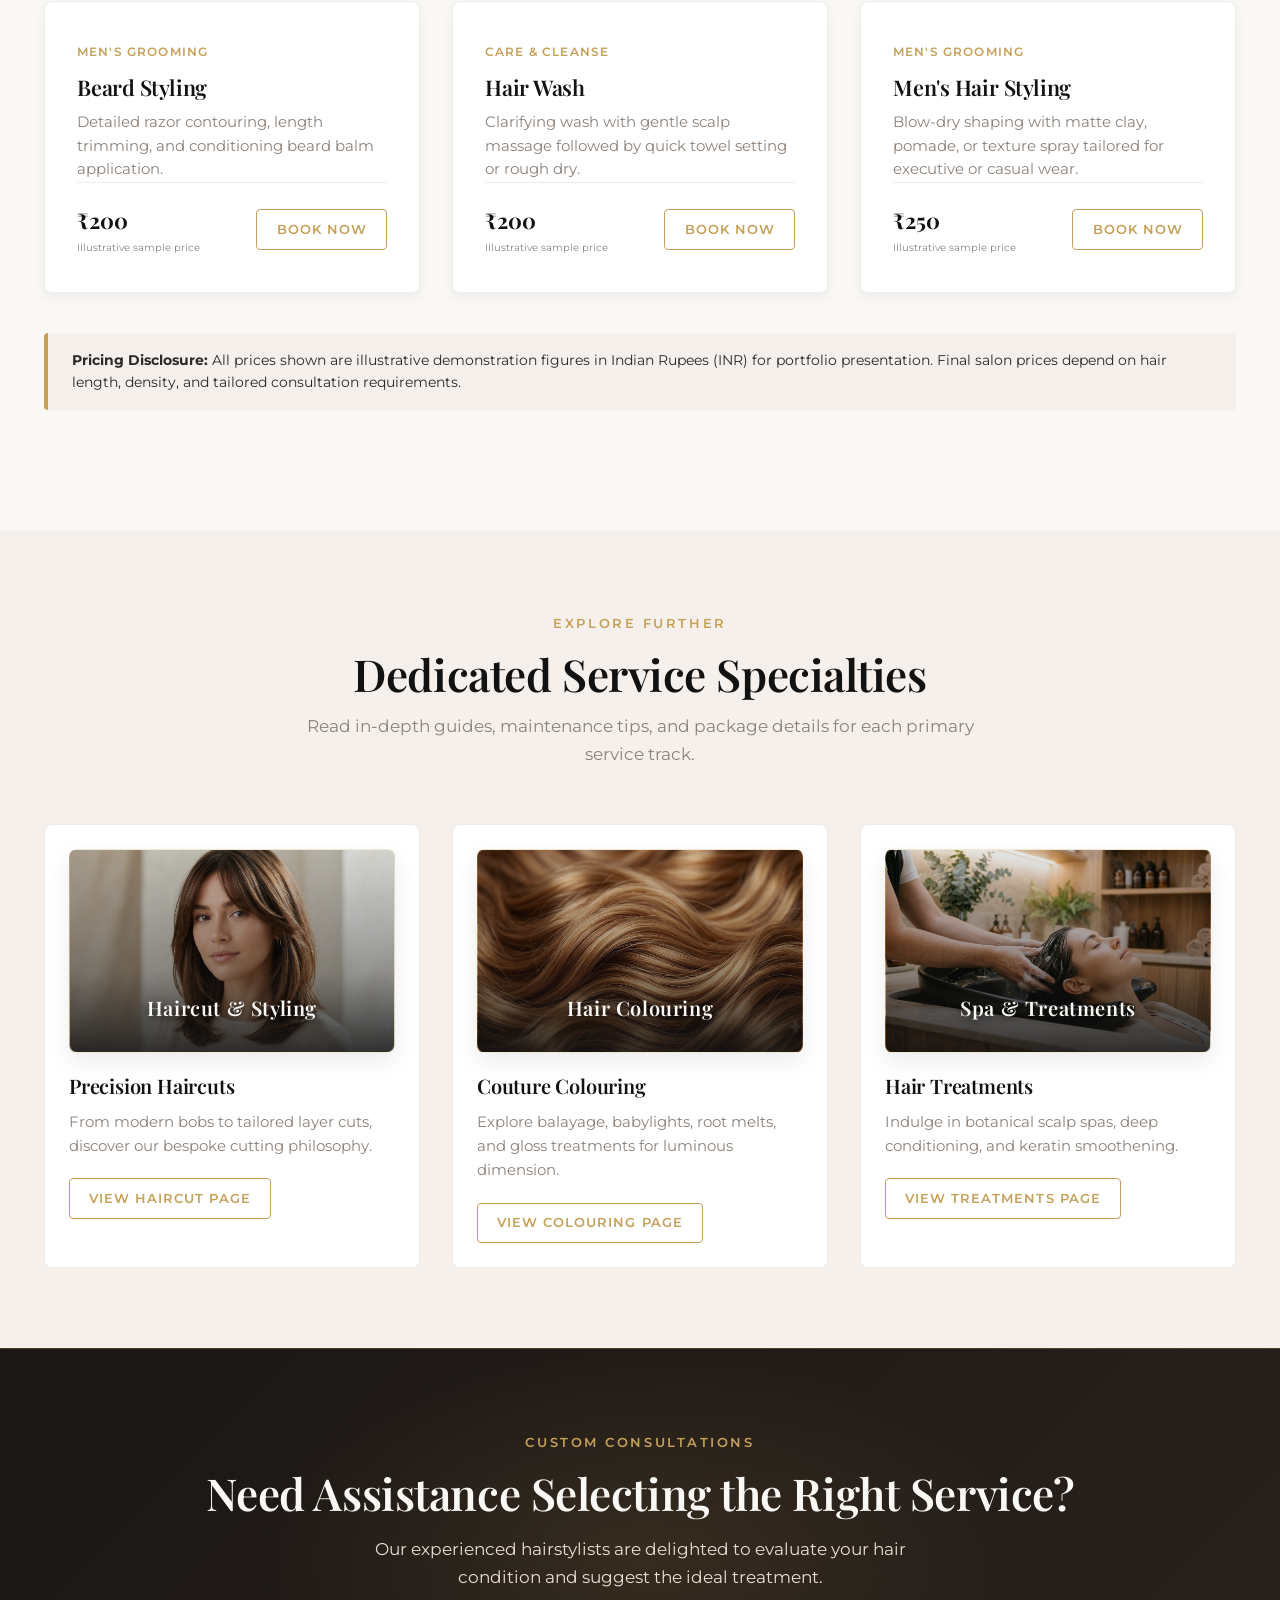
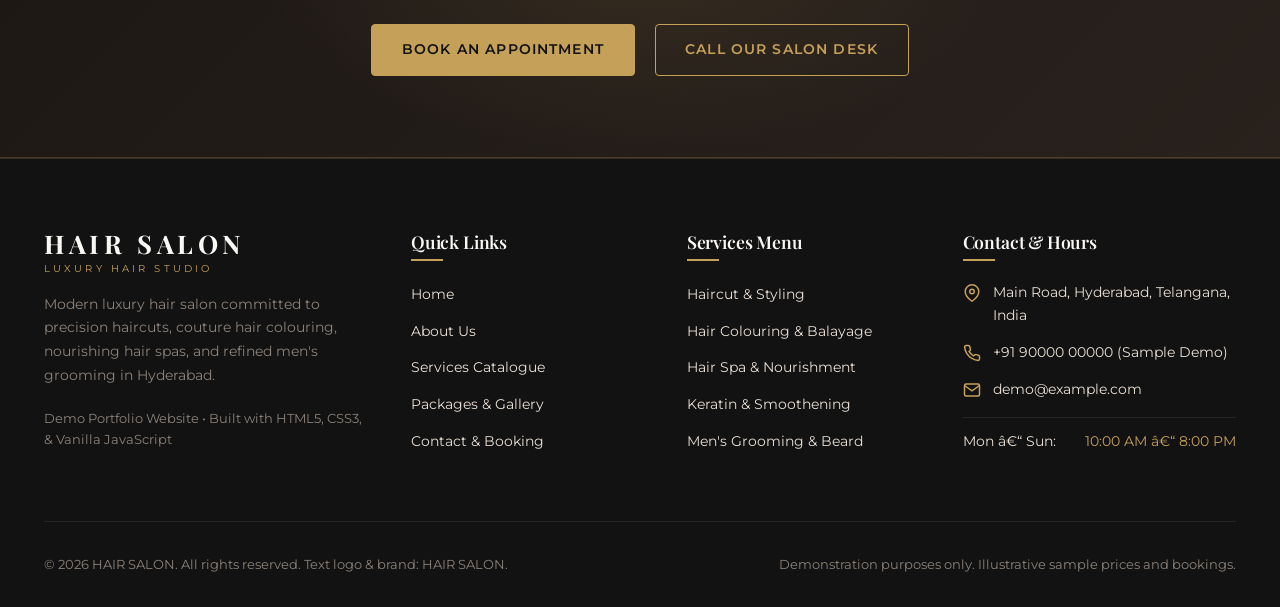
<file: services.html>
﻿<!DOCTYPE html>
<html lang="en">
<head>
  <meta charset="UTF-8">
  <meta name="viewport" content="width=device-width, initial-scale=1.0">
  <title>Services Catalogue | HAIR SALON - Complete Hair Care &amp; Styling Menu</title>
  <meta name="description" content="Explore HAIR SALON's full menu of services: haircuts, global hair colouring, balayage, keratin treatments, hair spa, and men's grooming with illustrative prices.">
  <link rel="preconnect" href="https://fonts.googleapis.com">
  <link rel="preconnect" href="https://fonts.gstatic.com" crossorigin>
  <link href="https://fonts.googleapis.com/css2?family=Montserrat:wght@300;400;500;600;700&family=Playfair+Display:ital,wght@0,500;0,600;0,700;1,400&display=swap" rel="stylesheet">
  <link rel="stylesheet" href="css/style.css">
</head>
<body>

  <!-- Top Demo Bar -->
  <div class="demo-badge-bar">
    <span>DEMONSTRATION WEBSITE</span> &bull; All service prices in Indian Rupees (&#8377;) are illustrative sample estimates
  </div>

  <!-- Header / Navigation -->
  <header class="site-header" id="siteHeader">
    <div class="container header-container">
      <a href="index.html" class="logo-link" aria-label="HAIR SALON Home">
        <span class="logo-text">HAIR SALON</span>
        <span class="logo-sub">Luxury Hair Studio</span>
      </a>

            <nav aria-label="Main Navigation">
        <ul class="nav-menu" id="navMenu">
          <li><a href="index.html" class="nav-link">Home</a></li>
          <li><a href="about.html" class="nav-link">About</a></li>
          <li class="nav-item-dropdown">
            <a href="services.html" class="nav-link nav-dropdown-toggle active">
              Services
              <svg width="12" height="12" viewBox="0 0 24 24" fill="none" stroke="currentColor" stroke-width="2"><path d="M6 9l6 6 6-6"/></svg>
            </a>
            <ul class="nav-dropdown-menu">
              <li><a href="services.html" class="nav-dropdown-link">All Services</a></li>
              <li><a href="haircut-styling.html" class="nav-dropdown-link">Haircut &amp; Styling</a></li>
              <li><a href="hair-colouring.html" class="nav-dropdown-link">Hair Colouring</a></li>
              <li><a href="hair-treatments.html" class="nav-dropdown-link">Hair Treatments</a></li>
            </ul>
          </li>
          <li><a href="packages-gallery.html" class="nav-link">Packages &amp; Gallery</a></li>
          <li><a href="contact.html" class="nav-link">Contact</a></li>
        </ul>
      </nav>

      <div class="header-cta">
        <a href="contact.html" class="btn btn-primary btn-sm">Book an Appointment</a>
        <button class="hamburger-btn" id="hamburgerBtn" aria-label="Toggle navigation menu" aria-expanded="false">
          <span></span>
          <span></span>
          <span></span>
        </button>
      </div>
    </div>
  </header>

  <main id="mainContent">
    <!-- Hero Banner -->
    <section class="page-hero">
      <div class="container">
        <div class="page-breadcrumbs">
          <a href="index.html">Home</a> / <span>Services</span>
        </div>
        <h1>Our Service Catalogue</h1>
        <p>A comprehensive menu of bespoke haircuts, radiant colour transformations, deep restorative spas, and grooming rituals.</p>
      </div>
    </section>

    <!-- Services Interactive Filter & Grid -->
    <section class="section">
      <div class="container">
        <!-- Interactive Category Filters -->
        <div class="filter-tabs fade-in-scroll" role="tablist" aria-label="Service categories">
          <button class="filter-btn active" data-filter="all" role="tab" aria-selected="true">All Services</button>
          <button class="filter-btn" data-filter="haircut" role="tab" aria-selected="false">Haircut &amp; Styling</button>
          <button class="filter-btn" data-filter="colouring" role="tab" aria-selected="false">Hair Colouring</button>
          <button class="filter-btn" data-filter="treatments" role="tab" aria-selected="false">Hair Treatments</button>
          <button class="filter-btn" data-filter="smoothening" role="tab" aria-selected="false">Smoothening &amp; Keratin</button>
          <button class="filter-btn" data-filter="mens" role="tab" aria-selected="false">Men's Grooming</button>
        </div>

        <!-- Service Cards Grid -->
        <div class="grid-3" id="serviceCatalogue">

          <!-- 1. Women's Haircut -->
          <div class="service-card filterable-item fade-in-scroll" data-category="haircut">
            <div>
              <span class="service-card-tag">Haircut &amp; Styling</span>
              <h3 class="service-card-title">Women's Haircut</h3>
              <p class="service-card-desc">Comprehensive consultation, cleansing wash, precision silhouette cut, and blowout finishing tailored to your lifestyle.</p>
            </div>
            <div class="service-card-footer">
              <div>
                <span class="service-price">&#8377;500</span>
                <span class="service-price-note">Illustrative sample price</span>
              </div>
              <a href="contact.html?service=womens-haircut" class="btn btn-secondary btn-sm">Book Now</a>
            </div>
          </div>

          <!-- 2. Men's Haircut -->
          <div class="service-card filterable-item fade-in-scroll" data-category="haircut mens">
            <div>
              <span class="service-card-tag">Men's Grooming</span>
              <h3 class="service-card-title">Men's Haircut</h3>
              <p class="service-card-desc">Custom taper, precision scissor work, neck shave cleanup, and light texturizing product application.</p>
            </div>
            <div class="service-card-footer">
              <div>
                <span class="service-price">&#8377;300</span>
                <span class="service-price-note">Illustrative sample price</span>
              </div>
              <a href="contact.html?service=mens-haircut" class="btn btn-secondary btn-sm">Book Now</a>
            </div>
          </div>

          <!-- 3. Kids' Haircut -->
          <div class="service-card filterable-item fade-in-scroll" data-category="haircut">
            <div>
              <span class="service-card-tag">Haircut &amp; Styling</span>
              <h3 class="service-card-title">Kids' Haircut</h3>
              <p class="service-card-desc">Gentle, patient, and stylish haircuts for children in an easygoing, welcoming environment.</p>
            </div>
            <div class="service-card-footer">
              <div>
                <span class="service-price">&#8377;250</span>
                <span class="service-price-note">Illustrative sample price</span>
              </div>
              <a href="contact.html?service=kids-haircut" class="btn btn-secondary btn-sm">Book Now</a>
            </div>
          </div>

          <!-- 4. Layer Haircut -->
          <div class="service-card filterable-item fade-in-scroll" data-category="haircut">
            <div>
              <span class="service-card-tag">Haircut &amp; Styling</span>
              <h3 class="service-card-title">Layer Haircut</h3>
              <p class="service-card-desc">Cascading fluid layers crafted to add natural movement, reduce heavy bulk, and enhance volume.</p>
            </div>
            <div class="service-card-footer">
              <div>
                <span class="service-price">&#8377;650</span>
                <span class="service-price-note">Illustrative sample price</span>
              </div>
              <a href="contact.html?service=layer-haircut" class="btn btn-secondary btn-sm">Book Now</a>
            </div>
          </div>

          <!-- 5. Bob Haircut -->
          <div class="service-card filterable-item fade-in-scroll" data-category="haircut">
            <div>
              <span class="service-card-tag">Haircut &amp; Styling</span>
              <h3 class="service-card-title">Bob Haircut</h3>
              <p class="service-card-desc">Crisp French, blunt, or textured lob cut structured with geometric accuracy to accent the jawline.</p>
            </div>
            <div class="service-card-footer">
              <div>
                <span class="service-price">&#8377;600</span>
                <span class="service-price-note">Illustrative sample price</span>
              </div>
              <a href="contact.html?service=bob-haircut" class="btn btn-secondary btn-sm">Book Now</a>
            </div>
          </div>

          <!-- 6. Hair Trimming -->
          <div class="service-card filterable-item fade-in-scroll" data-category="haircut">
            <div>
              <span class="service-card-tag">Haircut &amp; Styling</span>
              <h3 class="service-card-title">Hair Trimming</h3>
              <p class="service-card-desc">Split-end dusting and perimeter cleanup to preserve existing length while maintaining optimal ends.</p>
            </div>
            <div class="service-card-footer">
              <div>
                <span class="service-price">&#8377;350</span>
                <span class="service-price-note">Illustrative sample price</span>
              </div>
              <a href="contact.html?service=hair-trimming" class="btn btn-secondary btn-sm">Book Now</a>
            </div>
          </div>

          <!-- 7. Blow Dry -->
          <div class="service-card filterable-item fade-in-scroll" data-category="haircut">
            <div>
              <span class="service-card-tag">Haircut &amp; Styling</span>
              <h3 class="service-card-title">Blow Dry</h3>
              <p class="service-card-desc">Professional barrel-brush thermal blow dry for silky bounce, volume, or ultra-smooth finish.</p>
            </div>
            <div class="service-card-footer">
              <div>
                <span class="service-price">&#8377;350</span>
                <span class="service-price-note">Illustrative sample price</span>
              </div>
              <a href="contact.html?service=blow-dry" class="btn btn-secondary btn-sm">Book Now</a>
            </div>
          </div>

          <!-- 8. Professional Hair Styling -->
          <div class="service-card filterable-item fade-in-scroll" data-category="haircut">
            <div>
              <span class="service-card-tag">Haircut &amp; Styling</span>
              <h3 class="service-card-title">Professional Hair Styling</h3>
              <p class="service-card-desc">Curated curls, beach waves, glamorous updos, and half-up settings for parties and memorable occasions.</p>
            </div>
            <div class="service-card-footer">
              <div>
                <span class="service-price">&#8377;500</span>
                <span class="service-price-note">Illustrative sample price</span>
              </div>
              <a href="contact.html?service=professional-hair-styling" class="btn btn-secondary btn-sm">Book Now</a>
            </div>
          </div>

          <!-- 9. Global Hair Colour -->
          <div class="service-card filterable-item fade-in-scroll" data-category="colouring">
            <div>
              <span class="service-card-tag">Hair Colouring</span>
              <h3 class="service-card-title">Global Hair Colour</h3>
              <p class="service-card-desc">All-over uniform shade application formulated with nourishing shine agents for radiant, multidimensional depth.</p>
            </div>
            <div class="service-card-footer">
              <div>
                <span class="service-price">&#8377;2,499</span>
                <span class="service-price-note">Illustrative sample price</span>
              </div>
              <a href="contact.html?service=global-hair-colour" class="btn btn-secondary btn-sm">Book Now</a>
            </div>
          </div>

          <!-- 10. Root Touch-Up -->
          <div class="service-card filterable-item fade-in-scroll" data-category="colouring">
            <div>
              <span class="service-card-tag">Hair Colouring</span>
              <h3 class="service-card-title">Root Touch-Up</h3>
              <p class="service-card-desc">Precise grey coverage or regrowth tint harmonized seamlessly with your remaining mid-lengths and ends.</p>
            </div>
            <div class="service-card-footer">
              <div>
                <span class="service-price">&#8377;999</span>
                <span class="service-price-note">Illustrative sample price</span>
              </div>
              <a href="contact.html?service=root-touch-up" class="btn btn-secondary btn-sm">Book Now</a>
            </div>
          </div>

          <!-- 11. Highlights -->
          <div class="service-card filterable-item fade-in-scroll" data-category="colouring">
            <div>
              <span class="service-card-tag">Hair Colouring</span>
              <h3 class="service-card-title">Highlights</h3>
              <p class="service-card-desc">Foil placement woven through the crown or full head to create luminous contrast, dimension, and radiance.</p>
            </div>
            <div class="service-card-footer">
              <div>
                <span class="service-price">&#8377;2,999</span>
                <span class="service-price-note">Illustrative sample price</span>
              </div>
              <a href="contact.html?service=highlights" class="btn btn-secondary btn-sm">Book Now</a>
            </div>
          </div>

          <!-- 12. Balayage -->
          <div class="service-card filterable-item fade-in-scroll" data-category="colouring">
            <div>
              <span class="service-card-tag">Hair Colouring</span>
              <h3 class="service-card-title">Balayage</h3>
              <p class="service-card-desc">Hand-painted French colour transition with soft root diffusion for a low-maintenance, sunlit gradient.</p>
            </div>
            <div class="service-card-footer">
              <div>
                <span class="service-price">&#8377;4,999</span>
                <span class="service-price-note">Illustrative sample price</span>
              </div>
              <a href="contact.html?service=balayage" class="btn btn-secondary btn-sm">Book Now</a>
            </div>
          </div>

          <!-- 13. Fashion Hair Colour -->
          <div class="service-card filterable-item fade-in-scroll" data-category="colouring">
            <div>
              <span class="service-card-tag">Hair Colouring</span>
              <h3 class="service-card-title">Fashion Hair Colour</h3>
              <p class="service-card-desc">Expressive vivid hues, pastel lavenders, rose golds, or jewel tones customized through gentle pre-lightening.</p>
            </div>
            <div class="service-card-footer">
              <div>
                <span class="service-price">&#8377;3,499</span>
                <span class="service-price-note">Illustrative sample price</span>
              </div>
              <a href="contact.html?service=fashion-colour" class="btn btn-secondary btn-sm">Book Now</a>
            </div>
          </div>

          <!-- 14. Hair Colour Correction -->
          <div class="service-card filterable-item fade-in-scroll" data-category="colouring">
            <div>
              <span class="service-card-tag">Hair Colouring</span>
              <h3 class="service-card-title">Hair Colour Correction</h3>
              <p class="service-card-desc">Delicate tone neutralizing, brassiness reduction, and banded tint rebalancing after thorough strand testing.</p>
            </div>
            <div class="service-card-footer">
              <div>
                <span class="service-price">&#8377;3,999</span>
                <span class="service-price-note">Starting sample price</span>
              </div>
              <a href="contact.html?service=colour-correction" class="btn btn-secondary btn-sm">Book Now</a>
            </div>
          </div>

          <!-- 15. Hair Spa -->
          <div class="service-card filterable-item fade-in-scroll" data-category="treatments">
            <div>
              <span class="service-card-tag">Hair Treatments</span>
              <h3 class="service-card-title">Hair Spa</h3>
              <p class="service-card-desc">Holistic nourishing creme bath, steam infusion, and acupressure scalp massage to revive stressed strands.</p>
            </div>
            <div class="service-card-footer">
              <div>
                <span class="service-price">&#8377;999</span>
                <span class="service-price-note">Illustrative sample price</span>
              </div>
              <a href="contact.html?service=hair-spa" class="btn btn-secondary btn-sm">Book Now</a>
            </div>
          </div>

          <!-- 16. Deep Conditioning -->
          <div class="service-card filterable-item fade-in-scroll" data-category="treatments">
            <div>
              <span class="service-card-tag">Hair Treatments</span>
              <h3 class="service-card-title">Deep Conditioning</h3>
              <p class="service-card-desc">Concentrated lipid mask replenishment providing intense hydration for dry or heat-compromised cuticles.</p>
            </div>
            <div class="service-card-footer">
              <div>
                <span class="service-price">&#8377;799</span>
                <span class="service-price-note">Illustrative sample price</span>
              </div>
              <a href="contact.html?service=deep-conditioning" class="btn btn-secondary btn-sm">Book Now</a>
            </div>
          </div>

          <!-- 17. Hair Nourishment -->
          <div class="service-card filterable-item fade-in-scroll" data-category="treatments">
            <div>
              <span class="service-card-tag">Hair Treatments</span>
              <h3 class="service-card-title">Hair Nourishment</h3>
              <p class="service-card-desc">Infusion of botanical oils, argan extracts, and provitamins designed to soften coarse hair texture.</p>
            </div>
            <div class="service-card-footer">
              <div>
                <span class="service-price">&#8377;899</span>
                <span class="service-price-note">Illustrative sample price</span>
              </div>
              <a href="contact.html?service=hair-nourishment" class="btn btn-secondary btn-sm">Book Now</a>
            </div>
          </div>

          <!-- 18. Anti-Frizz Treatment -->
          <div class="service-card filterable-item fade-in-scroll" data-category="treatments">
            <div>
              <span class="service-card-tag">Hair Treatments</span>
              <h3 class="service-card-title">Anti-Frizz Treatment</h3>
              <p class="service-card-desc">Humidity-resistant sealants designed to manage flyaways and protect strands from Hyderabad's warm climate.</p>
            </div>
            <div class="service-card-footer">
              <div>
                <span class="service-price">&#8377;1,299</span>
                <span class="service-price-note">Illustrative sample price</span>
              </div>
              <a href="contact.html?service=anti-frizz" class="btn btn-secondary btn-sm">Book Now</a>
            </div>
          </div>

          <!-- 19. Scalp Care -->
          <div class="service-card filterable-item fade-in-scroll" data-category="treatments mens">
            <div>
              <span class="service-card-tag">Hair Treatments</span>
              <h3 class="service-card-title">Scalp Care</h3>
              <p class="service-card-desc">Clarifying exfoliating scrub and botanical soothing serums to balance sebum and support scalp comfort.</p>
            </div>
            <div class="service-card-footer">
              <div>
                <span class="service-price">&#8377;899</span>
                <span class="service-price-note">Illustrative sample price</span>
              </div>
              <a href="contact.html?service=scalp-care" class="btn btn-secondary btn-sm">Book Now</a>
            </div>
          </div>

          <!-- 20. Hair Repair Treatment -->
          <div class="service-card filterable-item fade-in-scroll" data-category="treatments">
            <div>
              <span class="service-card-tag">Hair Treatments</span>
              <h3 class="service-card-title">Hair Repair Treatment</h3>
              <p class="service-card-desc">Targeted bond-strengthening complex to reinforce fragile keratin bonds after chemical or environmental stress.</p>
            </div>
            <div class="service-card-footer">
              <div>
                <span class="service-price">&#8377;1,499</span>
                <span class="service-price-note">Illustrative sample price</span>
              </div>
              <a href="contact.html?service=hair-repair" class="btn btn-secondary btn-sm">Book Now</a>
            </div>
          </div>

          <!-- 21. Hair Smoothening -->
          <div class="service-card filterable-item fade-in-scroll" data-category="smoothening">
            <div>
              <span class="service-card-tag">Smoothening</span>
              <h3 class="service-card-title">Hair Smoothening</h3>
              <p class="service-card-desc">Protein smoothing therapy to relax natural curl patterns and provide sleek, low-effort daily styling.</p>
            </div>
            <div class="service-card-footer">
              <div>
                <span class="service-price">&#8377;3,999</span>
                <span class="service-price-note">Illustrative sample price</span>
              </div>
              <a href="contact.html?service=hair-smoothening" class="btn btn-secondary btn-sm">Book Now</a>
            </div>
          </div>

          <!-- 22. Hair Straightening -->
          <div class="service-card filterable-item fade-in-scroll" data-category="smoothening">
            <div>
              <span class="service-card-tag">Smoothening</span>
              <h3 class="service-card-title">Hair Straightening</h3>
              <p class="service-card-desc">Thermal realignment delivering uniform straight finish and glassy surface reflection across all hair lengths.</p>
            </div>
            <div class="service-card-footer">
              <div>
                <span class="service-price">&#8377;4,499</span>
                <span class="service-price-note">Illustrative sample price</span>
              </div>
              <a href="contact.html?service=hair-straightening" class="btn btn-secondary btn-sm">Book Now</a>
            </div>
          </div>

          <!-- 23. Keratin Treatment -->
          <div class="service-card filterable-item fade-in-scroll" data-category="smoothening">
            <div>
              <span class="service-card-tag">Smoothening</span>
              <h3 class="service-card-title">Keratin Treatment</h3>
              <p class="service-card-desc">Intensive hydrolyzed keratin sealing to eliminate humidity frizz, seal porous gaps, and preserve shine.</p>
            </div>
            <div class="service-card-footer">
              <div>
                <span class="service-price">&#8377;4,999</span>
                <span class="service-price-note">Illustrative sample price</span>
              </div>
              <a href="contact.html?service=keratin-treatment" class="btn btn-secondary btn-sm">Book Now</a>
            </div>
          </div>

          <!-- 24. Rebonding -->
          <div class="service-card filterable-item fade-in-scroll" data-category="smoothening">
            <div>
              <span class="service-card-tag">Smoothening</span>
              <h3 class="service-card-title">Rebonding</h3>
              <p class="service-card-desc">Deep structural re-alignment creating smooth, pin-straight hair with precision conditioning steps.</p>
            </div>
            <div class="service-card-footer">
              <div>
                <span class="service-price">&#8377;5,499</span>
                <span class="service-price-note">Illustrative sample price</span>
              </div>
              <a href="contact.html?service=rebonding" class="btn btn-secondary btn-sm">Book Now</a>
            </div>
          </div>

          <!-- 25. Beard Styling -->
          <div class="service-card filterable-item fade-in-scroll" data-category="mens">
            <div>
              <span class="service-card-tag">Men's Grooming</span>
              <h3 class="service-card-title">Beard Styling</h3>
              <p class="service-card-desc">Detailed razor contouring, length trimming, and conditioning beard balm application.</p>
            </div>
            <div class="service-card-footer">
              <div>
                <span class="service-price">&#8377;200</span>
                <span class="service-price-note">Illustrative sample price</span>
              </div>
              <a href="contact.html?service=beard-styling" class="btn btn-secondary btn-sm">Book Now</a>
            </div>
          </div>

          <!-- 26. Hair Wash -->
          <div class="service-card filterable-item fade-in-scroll" data-category="haircut mens">
            <div>
              <span class="service-card-tag">Care &amp; Cleanse</span>
              <h3 class="service-card-title">Hair Wash</h3>
              <p class="service-card-desc">Clarifying wash with gentle scalp massage followed by quick towel setting or rough dry.</p>
            </div>
            <div class="service-card-footer">
              <div>
                <span class="service-price">&#8377;200</span>
                <span class="service-price-note">Illustrative sample price</span>
              </div>
              <a href="contact.html?service=hair-wash" class="btn btn-secondary btn-sm">Book Now</a>
            </div>
          </div>

          <!-- 27. Hair Styling (Men's) -->
          <div class="service-card filterable-item fade-in-scroll" data-category="mens">
            <div>
              <span class="service-card-tag">Men's Grooming</span>
              <h3 class="service-card-title">Men's Hair Styling</h3>
              <p class="service-card-desc">Blow-dry shaping with matte clay, pomade, or texture spray tailored for executive or casual wear.</p>
            </div>
            <div class="service-card-footer">
              <div>
                <span class="service-price">&#8377;250</span>
                <span class="service-price-note">Illustrative sample price</span>
              </div>
              <a href="contact.html?service=mens-hair-styling" class="btn btn-secondary btn-sm">Book Now</a>
            </div>
          </div>

        </div>

        <div class="disclaimer-box">
          <strong>Pricing Disclosure:</strong> All prices shown are illustrative demonstration figures in Indian Rupees (INR) for portfolio presentation. Final salon prices depend on hair length, density, and tailored consultation requirements.
        </div>
      </div>
    </section>

    <!-- Visual Category Highlight -->
    <section class="section section-bg-light">
      <div class="container">
        <div class="section-header fade-in-scroll">
          <span class="eyebrow">Explore Further</span>
          <h2>Dedicated Service Specialties</h2>
          <p>Read in-depth guides, maintenance tips, and package details for each primary service track.</p>
        </div>

        <div class="grid-3">
          <div class="feature-card fade-in-scroll" style="text-align: left; padding: 1.5rem;">
            <!-- REUSABLE PLACEHOLDER 2: haircut-styling -->
            <div class="img-placeholder img-haircut-styling" style="aspect-ratio: 16/10; margin-bottom: 1.25rem;" role="img" aria-label="Haircut and Styling">
              <svg class="img-placeholder-icon" viewBox="0 0 24 24" fill="none" stroke="#c5a059" stroke-width="1.5"><circle cx="6" cy="6" r="3"/><circle cx="6" cy="18" r="3"/><line x1="20" y1="4" x2="8.12" y2="15.88"/></svg>
              <div class="img-placeholder-title">Haircut &amp; Styling</div>
              <span class="img-placeholder-badge">Placeholder: haircut-styling</span>
            </div>
            <h3>Precision Haircuts</h3>
            <p>From modern bobs to tailored layer cuts, discover our bespoke cutting philosophy.</p>
            <div style="margin-top: 1.25rem;">
              <a href="haircut-styling.html" class="btn btn-secondary btn-sm">View Haircut Page</a>
            </div>
          </div>

          <div class="feature-card fade-in-scroll" style="text-align: left; padding: 1.5rem;">
            <!-- REUSABLE PLACEHOLDER 3: hair-colouring -->
            <div class="img-placeholder img-hair-colouring" style="aspect-ratio: 16/10; margin-bottom: 1.25rem;" role="img" aria-label="Hair Colouring">
              <svg class="img-placeholder-icon" viewBox="0 0 24 24" fill="none" stroke="#c5a059" stroke-width="1.5"><path d="M12 2.69l5.66 5.66a8 8 0 1 1-11.31 0z"/></svg>
              <div class="img-placeholder-title">Hair Colouring</div>
              <span class="img-placeholder-badge">Placeholder: hair-colouring</span>
            </div>
            <h3>Couture Colouring</h3>
            <p>Explore balayage, babylights, root melts, and gloss treatments for luminous dimension.</p>
            <div style="margin-top: 1.25rem;">
              <a href="hair-colouring.html" class="btn btn-secondary btn-sm">View Colouring Page</a>
            </div>
          </div>

          <div class="feature-card fade-in-scroll" style="text-align: left; padding: 1.5rem;">
            <!-- REUSABLE PLACEHOLDER 4: hair-spa-treatment -->
            <div class="img-placeholder img-hair-spa-treatment" style="aspect-ratio: 16/10; margin-bottom: 1.25rem;" role="img" aria-label="Hair Spa Treatment">
              <svg class="img-placeholder-icon" viewBox="0 0 24 24" fill="none" stroke="#c5a059" stroke-width="1.5"><path d="M12 22s8-4 8-10V5l-8-3-8 3v7c0 6 8 10 8 10z"/></svg>
              <div class="img-placeholder-title">Spa &amp; Treatments</div>
              <span class="img-placeholder-badge">Placeholder: hair-spa-treatment</span>
            </div>
            <h3>Hair Treatments</h3>
            <p>Indulge in botanical scalp spas, deep conditioning, and keratin smoothening.</p>
            <div style="margin-top: 1.25rem;">
              <a href="hair-treatments.html" class="btn btn-secondary btn-sm">View Treatments Page</a>
            </div>
          </div>
        </div>
      </div>
    </section>

    <!-- Appointment CTA Banner -->
    <section class="cta-banner">
      <div class="container fade-in-scroll">
        <span class="eyebrow" style="color: var(--color-champagne-gold);">Custom Consultations</span>
        <h2>Need Assistance Selecting the Right Service?</h2>
        <p>Our experienced hairstylists are delighted to evaluate your hair condition and suggest the ideal treatment.</p>
        <div class="cta-banner-buttons">
          <a href="contact.html" class="btn btn-primary">Book an Appointment</a>
          <a href="tel:+919000000000" class="btn btn-secondary">Call Our Salon Desk</a>
        </div>
      </div>
    </section>
  </main>

  <!-- Footer -->
  <footer class="site-footer">
    <div class="container">
      <div class="footer-grid">
        <div class="footer-col footer-about">
          <a href="index.html" class="logo-link">
            <span class="logo-text">HAIR SALON</span>
            <span class="logo-sub">Luxury Hair Studio</span>
          </a>
          <p>
            Modern luxury hair salon committed to precision haircuts, couture hair colouring, nourishing hair spas, and refined men's grooming in Hyderabad.
          </p>
          <div style="font-size: 0.8rem; color: var(--color-soft-taupe);">
            Demo Portfolio Website &bull; Built with HTML5, CSS3, &amp; Vanilla JavaScript
          </div>
        </div>

        <div class="footer-col footer-links">
          <h4>Quick Links</h4>
          <ul>
            <li><a href="index.html">Home</a></li>
            <li><a href="about.html">About Us</a></li>
            <li><a href="services.html">Services Catalogue</a></li>
            <li><a href="packages-gallery.html">Packages &amp; Gallery</a></li>
            <li><a href="contact.html">Contact &amp; Booking</a></li>
          </ul>
        </div>

        <div class="footer-col footer-links">
          <h4>Services Menu</h4>
          <ul>
            <li><a href="haircut-styling.html">Haircut &amp; Styling</a></li>
            <li><a href="hair-colouring.html">Hair Colouring &amp; Balayage</a></li>
            <li><a href="hair-treatments.html">Hair Spa &amp; Nourishment</a></li>
            <li><a href="hair-treatments.html">Keratin &amp; Smoothening</a></li>
            <li><a href="services.html">Men's Grooming &amp; Beard</a></li>
          </ul>
        </div>

        <div class="footer-col">
          <h4>Contact &amp; Hours</h4>
          <div class="footer-contact-item">
            <svg width="18" height="18" viewBox="0 0 24 24" fill="none" stroke="currentColor" stroke-width="2"><path d="M21 10c0 7-9 13-9 13s-9-6-9-13a9 9 0 0 1 18 0z"/><circle cx="12" cy="10" r="3"/></svg>
            <span>Main Road, Hyderabad, Telangana, India</span>
          </div>
          <div class="footer-contact-item">
            <svg width="18" height="18" viewBox="0 0 24 24" fill="none" stroke="currentColor" stroke-width="2"><path d="M22 16.92v3a2 2 0 0 1-2.18 2 19.79 19.79 0 0 1-8.63-3.07 19.5 19.5 0 0 1-6-6 19.79 19.79 0 0 1-3.07-8.67A2 2 0 0 1 4.11 2h3a2 2 0 0 1 2 1.72 12.84 12.84 0 0 0 .7 2.81 2 2 0 0 1-.45 2.11L8.09 9.91a16 16 0 0 0 6 6l1.27-1.27a2 2 0 0 1 2.11-.45 12.84 12.84 0 0 0 2.81.7A2 2 0 0 1 22 16.92z"/></svg>
            <a href="tel:+919000000000">+91 90000 00000 (Sample Demo)</a>
          </div>
          <div class="footer-contact-item">
            <svg width="18" height="18" viewBox="0 0 24 24" fill="none" stroke="currentColor" stroke-width="2"><path d="M4 4h16c1.1 0 2 .9 2 2v12c0 1.1-.9 2-2 2H4c-1.1 0-2-.9-2-2V6c0-1.1.9-2 2-2z"/><polyline points="22,6 12,13 2,6"/></svg>
            <a href="mailto:demo@example.com">demo@example.com</a>
          </div>
          <div style="margin-top: 1rem; padding-top: 0.75rem; border-top: 1px solid rgba(255, 255, 255, 0.08);">
            <div class="footer-hours-row">
              <span>Mon â€“ Sun:</span>
              <span>10:00 AM â€“ 8:00 PM</span>
            </div>
          </div>
        </div>
      </div>

      <div class="footer-bottom">
        <div>
          &copy; 2026 HAIR SALON. All rights reserved. Text logo &amp; brand: HAIR SALON.
        </div>
        <div>
          <span>Demonstration purposes only. Illustrative sample prices and bookings.</span>
        </div>
      </div>
    </div>
  </footer>

  <!-- Back to Top Button -->
  <button id="backToTopBtn" class="back-to-top" aria-label="Back to top">
    <svg width="20" height="20" viewBox="0 0 24 24" fill="none" stroke="currentColor" stroke-width="2.5"><polyline points="18 15 12 9 6 15"/></svg>
  </button>

  <script src="js/script.js"></script>
</body>
</html>
</file>
<file: css/style.css>
/* ==========================================================================
   HAIR SALON - Premium Multipage Website Stylesheet
   Modern luxury aesthetic with Matte Black, Warm Beige, Champagne Gold,
   Ivory White, Soft Taupe, Charcoal Grey, Light Sand, and Muted Brown.
   ========================================================================== */

:root {
  /* Color Palette */
  --color-matte-black: #121212;
  --color-charcoal-dark: #1a1a1a;
  --color-charcoal-grey: #2a2a2a;
  --color-soft-taupe: #8c827a;
  --color-muted-brown: #5d4e46;
  --color-champagne-gold: #c5a059;
  --color-gold-light: #dfbe7a;
  --color-gold-hover: #b08d46;
  --color-warm-beige: #e9dfd5;
  --color-light-sand: #f5f0eb;
  --color-ivory-white: #faf8f5;
  --color-white: #ffffff;
  --color-border: rgba(197, 160, 89, 0.25);
  --color-border-light: rgba(26, 26, 26, 0.08);

  /* Typography */
  --font-serif: 'Playfair Display', Georgia, 'Times New Roman', serif;
  --font-sans: 'Montserrat', -apple-system, BlinkMacSystemFont, 'Segoe UI', Roboto, Helvetica, Arial, sans-serif;

  /* Shadows */
  --shadow-sm: 0 4px 12px rgba(0, 0, 0, 0.05);
  --shadow-md: 0 8px 24px rgba(0, 0, 0, 0.08);
  --shadow-lg: 0 16px 36px rgba(0, 0, 0, 0.12);
  --shadow-gold: 0 8px 25px rgba(197, 160, 89, 0.25);

  /* Transitions */
  --transition-fast: 0.2s ease;
  --transition-normal: 0.35s cubic-bezier(0.16, 1, 0.3, 1);
  --transition-slow: 0.5s cubic-bezier(0.16, 1, 0.3, 1);

  /* Spacing & Layout */
  --container-max-width: 1240px;
  --header-height: 80px;
  --radius-sm: 4px;
  --radius-md: 8px;
  --radius-lg: 16px;
  --radius-full: 9999px;
}

/* Base & Reset */
*, *::before, *::after {
  box-sizing: border-box;
  margin: 0;
  padding: 0;
}

html {
  font-size: 16px;
  scroll-behavior: smooth;
  scroll-padding-top: calc(var(--header-height) + 20px);
}

body {
  font-family: var(--font-sans);
  background-color: var(--color-ivory-white);
  color: var(--color-charcoal-grey);
  line-height: 1.65;
  font-weight: 400;
  overflow-x: hidden;
  -webkit-font-smoothing: antialiased;
}

img {
  max-width: 100%;
  height: auto;
  display: block;
}

a {
  color: inherit;
  text-decoration: none;
  transition: color var(--transition-fast);
}

button, input, select, textarea {
  font: inherit;
}

ul, ol {
  list-style: none;
}

/* Typography styles */
h1, h2, h3, h4, h5, h6 {
  font-family: var(--font-serif);
  color: var(--color-matte-black);
  font-weight: 600;
  line-height: 1.25;
  letter-spacing: -0.01em;
}

h1 {
  font-size: clamp(2.4rem, 5vw, 3.8rem);
  font-weight: 700;
}

h2 {
  font-size: clamp(1.8rem, 3.5vw, 2.75rem);
}

h3 {
  font-size: clamp(1.3rem, 2.2vw, 1.75rem);
}

h4 {
  font-size: 1.2rem;
}

p {
  margin-bottom: 1rem;
}

p:last-child {
  margin-bottom: 0;
}

.text-gold {
  color: var(--color-champagne-gold);
}

.text-muted {
  color: var(--color-soft-taupe);
}

.eyebrow {
  display: inline-block;
  text-transform: uppercase;
  font-size: 0.8rem;
  letter-spacing: 0.2em;
  font-weight: 600;
  color: var(--color-champagne-gold);
  margin-bottom: 0.75rem;
}

.section-header {
  text-align: center;
  max-width: 700px;
  margin: 0 auto 3.5rem auto;
}

.section-header.left-aligned {
  text-align: left;
  margin: 0 0 2.5rem 0;
}

.section-header p {
  color: var(--color-soft-taupe);
  font-size: 1.05rem;
  margin-top: 0.75rem;
}

/* Demo Notice Banner */
.demo-badge-bar {
  background-color: var(--color-charcoal-dark);
  color: var(--color-warm-beige);
  font-size: 0.75rem;
  text-align: center;
  padding: 0.4rem 1rem;
  letter-spacing: 0.05em;
  border-bottom: 1px solid rgba(197, 160, 89, 0.2);
}

.demo-badge-bar span {
  color: var(--color-champagne-gold);
  font-weight: 600;
}

/* Layout Containers */
.container {
  width: 100%;
  max-width: var(--container-max-width);
  margin: 0 auto;
  padding: 0 1.5rem;
}

.section {
  padding: 5rem 0;
}

.section-sm {
  padding: 3rem 0;
}

.section-bg-light {
  background-color: var(--color-light-sand);
}

.section-bg-dark {
  background-color: var(--color-matte-black);
  color: var(--color-warm-beige);
}

.section-bg-dark h1,
.section-bg-dark h2,
.section-bg-dark h3,
.section-bg-dark h4 {
  color: var(--color-ivory-white);
}

.section-bg-dark .section-header p {
  color: var(--color-soft-taupe);
}

/* Buttons */
.btn {
  display: inline-flex;
  align-items: center;
  justify-content: center;
  gap: 0.5rem;
  padding: 0.85rem 1.85rem;
  border-radius: var(--radius-sm);
  font-size: 0.9rem;
  font-weight: 600;
  letter-spacing: 0.08em;
  text-transform: uppercase;
  cursor: pointer;
  transition: all var(--transition-normal);
  border: 1px solid transparent;
  text-align: center;
}

.btn-primary {
  background-color: var(--color-champagne-gold);
  color: var(--color-matte-black);
  border-color: var(--color-champagne-gold);
}

.btn-primary:hover {
  background-color: var(--color-gold-hover);
  border-color: var(--color-gold-hover);
  color: var(--color-white);
  box-shadow: var(--shadow-gold);
  transform: translateY(-2px);
}

.btn-secondary {
  background-color: transparent;
  color: var(--color-champagne-gold);
  border-color: var(--color-champagne-gold);
}

.btn-secondary:hover {
  background-color: var(--color-champagne-gold);
  color: var(--color-matte-black);
  transform: translateY(-2px);
}

.btn-dark {
  background-color: var(--color-matte-black);
  color: var(--color-ivory-white);
  border-color: var(--color-matte-black);
}

.btn-dark:hover {
  background-color: var(--color-charcoal-grey);
  border-color: var(--color-charcoal-grey);
  transform: translateY(-2px);
}

.btn-sm {
  padding: 0.55rem 1.2rem;
  font-size: 0.8rem;
}

/* ==========================================================================
   NAVIGATION
   ========================================================================== */
.site-header {
  position: sticky;
  top: 0;
  width: 100%;
  height: var(--header-height);
  background-color: rgba(18, 18, 18, 0.95);
  backdrop-filter: blur(10px);
  -webkit-backdrop-filter: blur(10px);
  border-bottom: 1px solid rgba(197, 160, 89, 0.2);
  z-index: 1000;
  transition: all var(--transition-normal);
}

.site-header.scrolled {
  background-color: rgba(18, 18, 18, 0.98);
  height: 70px;
  box-shadow: 0 4px 20px rgba(0, 0, 0, 0.3);
}

.header-container {
  display: flex;
  align-items: center;
  justify-content: space-between;
  height: 100%;
}

.logo-link {
  display: flex;
  flex-direction: column;
}

.logo-text {
  font-family: var(--font-serif);
  font-size: 1.6rem;
  font-weight: 700;
  letter-spacing: 0.18em;
  color: var(--color-ivory-white);
  line-height: 1;
}

.logo-sub {
  font-size: 0.65rem;
  letter-spacing: 0.3em;
  color: var(--color-champagne-gold);
  text-transform: uppercase;
  margin-top: 3px;
}

.nav-menu {
  display: flex;
  align-items: center;
  gap: 1.8rem;
}

.nav-link {
  font-size: 0.88rem;
  font-weight: 500;
  letter-spacing: 0.06em;
  color: var(--color-warm-beige);
  position: relative;
  padding: 0.5rem 0;
  transition: color var(--transition-fast);
}

.nav-link:hover,
.nav-link.active {
  color: var(--color-champagne-gold);
}

.nav-link::after {
  content: '';
  position: absolute;
  bottom: 0;
  left: 0;
  width: 0;
  height: 2px;
  background-color: var(--color-champagne-gold);
  transition: width var(--transition-fast);
}

.nav-link:hover::after,
.nav-link.active::after {
  width: 100%;
}

/* Nav Dropdown */
.nav-item-dropdown {
  position: relative;
}

.nav-dropdown-toggle {
  display: flex;
  align-items: center;
  gap: 0.35rem;
}

.nav-dropdown-menu {
  position: absolute;
  top: 100%;
  left: 0;
  width: 220px;
  background-color: var(--color-charcoal-dark);
  border: 1px solid rgba(197, 160, 89, 0.25);
  border-radius: var(--radius-sm);
  padding: 0.6rem 0;
  box-shadow: var(--shadow-lg);
  opacity: 0;
  visibility: hidden;
  transform: translateY(10px);
  transition: all var(--transition-normal);
}

.nav-item-dropdown:hover .nav-dropdown-menu,
.nav-item-dropdown:focus-within .nav-dropdown-menu {
  opacity: 1;
  visibility: visible;
  transform: translateY(0);
}

.nav-dropdown-link {
  display: block;
  padding: 0.5rem 1.25rem;
  font-size: 0.85rem;
  color: var(--color-warm-beige);
}

.nav-dropdown-link:hover,
.nav-dropdown-link.active {
  background-color: rgba(197, 160, 89, 0.1);
  color: var(--color-champagne-gold);
}

.header-cta {
  display: flex;
  align-items: center;
}

/* Hamburger button */
.hamburger-btn {
  display: none;
  flex-direction: column;
  justify-content: space-around;
  width: 32px;
  height: 24px;
  background: transparent;
  border: none;
  cursor: pointer;
  padding: 0;
  z-index: 1001;
}

.hamburger-btn span {
  width: 100%;
  height: 2px;
  background-color: var(--color-ivory-white);
  border-radius: 2px;
  transition: all var(--transition-fast);
}

.hamburger-btn.active span:nth-child(1) {
  transform: translateY(8px) rotate(45deg);
}

.hamburger-btn.active span:nth-child(2) {
  opacity: 0;
}

.hamburger-btn.active span:nth-child(3) {
  transform: translateY(-8px) rotate(-45deg);
}

/* ==========================================================================
   CSS-BASED IMAGE PLACEHOLDERS & REAL IMAGES (STRICT 8 UNIQUE CONCEPTS)
   Sleek luxury photography with elegant subtle overlays and hover effects
   ========================================================================== */
.img-placeholder {
  position: relative;
  width: 100%;
  aspect-ratio: 16 / 10;
  border-radius: var(--radius-md);
  overflow: hidden;
  display: flex;
  flex-direction: column;
  align-items: center;
  justify-content: flex-end;
  text-align: center;
  padding: 1.5rem;
  box-shadow: var(--shadow-md);
  border: 1px solid var(--color-border);
  cursor: pointer;
  background-size: cover;
  background-position: center;
  background-repeat: no-repeat;
  transition: transform var(--transition-normal), box-shadow var(--transition-normal);
}

/* Elegant dark vignette gradient over real photos so text remains readable */
.img-placeholder::before {
  content: '';
  position: absolute;
  inset: 0;
  background: linear-gradient(180deg, rgba(18, 18, 18, 0.1) 0%, rgba(18, 18, 18, 0.4) 60%, rgba(18, 18, 18, 0.85) 100%);
  transition: opacity var(--transition-normal), background var(--transition-normal);
  z-index: 1;
}

.img-placeholder:hover::before {
  background: linear-gradient(180deg, rgba(18, 18, 18, 0.05) 0%, rgba(18, 18, 18, 0.3) 50%, rgba(18, 18, 18, 0.9) 100%);
}

.img-placeholder:hover {
  transform: translateY(-4px) scale(1.015);
  box-shadow: var(--shadow-lg), 0 10px 30px rgba(0, 0, 0, 0.35);
}

/* Hide SVG icon & technical placeholder badge for clean, simple UI */
.img-placeholder-icon,
.img-placeholder-badge {
  display: none !important;
}

.img-placeholder-title {
  position: relative;
  z-index: 2;
  font-family: var(--font-serif);
  font-size: 1.25rem;
  font-weight: 600;
  margin-bottom: 0.25rem;
  color: var(--color-ivory-white);
  letter-spacing: 0.03em;
  text-shadow: 0 2px 8px rgba(0, 0, 0, 0.8);
}

.img-placeholder-meta {
  position: relative;
  z-index: 2;
  margin-top: 0.2rem;
  font-size: 0.78rem;
  color: var(--color-warm-beige);
  letter-spacing: 0.04em;
  text-shadow: 0 1px 4px rgba(0, 0, 0, 0.9);
  max-width: 90%;
}

/* 1. hair-salon-hero */
.img-hair-salon-hero {
  background-image: url('../assets/images/hair-salon-hero.jpg');
}

/* 2. haircut-styling */
.img-haircut-styling {
  background-image: url('../assets/images/haircut-styling.jpg');
}

/* 3. hair-colouring */
.img-hair-colouring {
  background-image: url('../assets/images/hair-colouring.jpg');
}

/* 4. hair-spa-treatment */
.img-hair-spa-treatment {
  background-image: url('../assets/images/hair-spa-treatment.jpg');
}

/* 5. hair-smoothening */
.img-hair-smoothening {
  background-image: url('../assets/images/hair-smoothening.jpg');
}

/* 6. mens-haircut */
.img-mens-haircut {
  background-image: url('../assets/images/mens-haircut.jpg');
}

/* 7. hair-salon-interior */
.img-hair-salon-interior {
  background-image: url('../assets/images/hair-salon-interior.jpg');
}

/* 8. hair-stylist-professional */
.img-hair-stylist-professional {
  background-image: url('../assets/images/hair-stylist-professional.jpg');
}

/* Aspect ratio variations */
.aspect-square {
  aspect-ratio: 1 / 1;
}

.aspect-tall {
  aspect-ratio: 4 / 5;
}

.aspect-wide {
  aspect-ratio: 21 / 9;
}

/* ==========================================================================
   HERO SECTIONS
   ========================================================================== */
.hero {
  position: relative;
  background-color: var(--color-matte-black);
  color: var(--color-ivory-white);
  padding: 5.5rem 0 6rem 0;
  overflow: hidden;
  border-bottom: 1px solid var(--color-border);
}

.hero-grid {
  display: grid;
  grid-template-columns: 1.15fr 0.85fr;
  gap: 3.5rem;
  align-items: center;
}

.hero-content {
  position: relative;
  z-index: 2;
}

.hero-headline {
  margin-bottom: 1.25rem;
  color: var(--color-ivory-white);
  font-size: clamp(2.5rem, 5.5vw, 4.2rem);
  line-height: 1.15;
}

.hero-headline span {
  color: var(--color-champagne-gold);
}

.hero-description {
  font-size: 1.15rem;
  color: var(--color-warm-beige);
  margin-bottom: 2.25rem;
  max-width: 580px;
  line-height: 1.7;
}

.hero-actions {
  display: flex;
  flex-wrap: wrap;
  gap: 1.25rem;
  margin-bottom: 2.5rem;
}

.hero-highlights {
  display: flex;
  gap: 2rem;
  padding-top: 1.75rem;
  border-top: 1px solid rgba(197, 160, 89, 0.2);
}

.hero-highlight-item {
  display: flex;
  flex-direction: column;
}

.hero-highlight-item strong {
  font-family: var(--font-serif);
  font-size: 1.6rem;
  color: var(--color-champagne-gold);
}

.hero-highlight-item span {
  font-size: 0.8rem;
  color: var(--color-soft-taupe);
  text-transform: uppercase;
  letter-spacing: 0.05em;
}

/* Page Hero Banner for subpages */
.page-hero {
  background: linear-gradient(rgba(18, 18, 18, 0.94), rgba(18, 18, 18, 0.94));
  color: var(--color-ivory-white);
  padding: 4.5rem 0 4rem 0;
  text-align: center;
  border-bottom: 1px solid var(--color-border);
}

.page-hero h1 {
  color: var(--color-ivory-white);
  margin-bottom: 1rem;
}

.page-hero p {
  color: var(--color-warm-beige);
  font-size: 1.1rem;
  max-width: 650px;
  margin: 0 auto;
}

.page-breadcrumbs {
  display: flex;
  justify-content: center;
  gap: 0.5rem;
  font-size: 0.85rem;
  color: var(--color-soft-taupe);
  margin-bottom: 1rem;
  text-transform: uppercase;
  letter-spacing: 0.08em;
}

.page-breadcrumbs a {
  color: var(--color-champagne-gold);
}

/* ==========================================================================
   CARDS & GRIDS
   ========================================================================== */
.grid-2 {
  display: grid;
  grid-template-columns: repeat(2, 1fr);
  gap: 2.5rem;
}

.grid-3 {
  display: grid;
  grid-template-columns: repeat(3, 1fr);
  gap: 2rem;
}

.grid-4 {
  display: grid;
  grid-template-columns: repeat(4, 1fr);
  gap: 1.75rem;
}

/* Service Card */
.service-card {
  background-color: var(--color-white);
  border-radius: var(--radius-md);
  padding: 2.25rem 2rem;
  box-shadow: var(--shadow-sm);
  border: 1px solid var(--color-border-light);
  display: flex;
  flex-direction: column;
  justify-content: space-between;
  transition: all var(--transition-normal);
  position: relative;
  overflow: hidden;
}

.service-card::before {
  content: '';
  position: absolute;
  top: 0;
  left: 0;
  width: 4px;
  height: 0;
  background-color: var(--color-champagne-gold);
  transition: height var(--transition-normal);
}

.service-card:hover {
  transform: translateY(-6px);
  box-shadow: var(--shadow-md);
  border-color: rgba(197, 160, 89, 0.4);
}

.service-card:hover::before {
  height: 100%;
}

.service-card-tag {
  display: inline-block;
  font-size: 0.72rem;
  text-transform: uppercase;
  letter-spacing: 0.1em;
  color: var(--color-champagne-gold);
  font-weight: 600;
  margin-bottom: 0.75rem;
}

.service-card-title {
  font-size: 1.35rem;
  margin-bottom: 0.65rem;
  color: var(--color-matte-black);
}

.service-card-desc {
  font-size: 0.92rem;
  color: var(--color-soft-taupe);
  margin-bottom: 1.5rem;
  line-height: 1.6;
}

.service-card-footer {
  display: flex;
  align-items: center;
  justify-content: space-between;
  padding-top: 1.25rem;
  border-top: 1px solid var(--color-border-light);
  margin-top: auto;
}

.service-price {
  font-family: var(--font-serif);
  font-size: 1.35rem;
  font-weight: 700;
  color: var(--color-matte-black);
}

.service-price-note {
  display: block;
  font-family: var(--font-sans);
  font-size: 0.65rem;
  color: var(--color-soft-taupe);
  font-weight: 400;
}

/* Feature/Why Choose Us Card */
.feature-card {
  background-color: var(--color-white);
  padding: 2.25rem;
  border-radius: var(--radius-md);
  border: 1px solid var(--color-border-light);
  transition: all var(--transition-normal);
  text-align: center;
}

.feature-card:hover {
  transform: translateY(-5px);
  box-shadow: var(--shadow-md);
  border-color: rgba(197, 160, 89, 0.4);
}

.feature-icon-wrapper {
  width: 64px;
  height: 64px;
  border-radius: var(--radius-full);
  background-color: var(--color-light-sand);
  display: flex;
  align-items: center;
  justify-content: center;
  margin: 0 auto 1.5rem auto;
  color: var(--color-champagne-gold);
  border: 1px solid var(--color-border);
}

.feature-card h3 {
  font-size: 1.25rem;
  margin-bottom: 0.75rem;
}

.feature-card p {
  font-size: 0.92rem;
  color: var(--color-soft-taupe);
  margin-bottom: 0;
}

/* Packages Card */
.package-card {
  background-color: var(--color-white);
  border-radius: var(--radius-md);
  padding: 2.5rem 2rem;
  border: 1px solid var(--color-border-light);
  box-shadow: var(--shadow-sm);
  display: flex;
  flex-direction: column;
  position: relative;
  transition: all var(--transition-normal);
}

.package-card.featured {
  border-color: var(--color-champagne-gold);
  box-shadow: var(--shadow-gold);
  transform: scale(1.02);
}

.package-badge {
  position: absolute;
  top: -12px;
  right: 24px;
  background-color: var(--color-champagne-gold);
  color: var(--color-matte-black);
  font-size: 0.7rem;
  font-weight: 700;
  text-transform: uppercase;
  letter-spacing: 0.1em;
  padding: 0.3rem 0.8rem;
  border-radius: var(--radius-full);
}

.package-card:hover {
  transform: translateY(-6px);
  box-shadow: var(--shadow-md);
}

.package-card.featured:hover {
  transform: scale(1.02) translateY(-6px);
}

.package-name {
  font-size: 1.45rem;
  margin-bottom: 0.5rem;
}

.package-price {
  font-family: var(--font-serif);
  font-size: 2.2rem;
  color: var(--color-matte-black);
  font-weight: 700;
  margin-bottom: 0.25rem;
}

.package-demo-label {
  font-size: 0.72rem;
  color: var(--color-soft-taupe);
  margin-bottom: 1.25rem;
  display: block;
}

.package-desc {
  font-size: 0.92rem;
  color: var(--color-soft-taupe);
  margin-bottom: 1.5rem;
  padding-bottom: 1.25rem;
  border-bottom: 1px solid var(--color-border-light);
}

.package-features {
  margin-bottom: 2rem;
  flex-grow: 1;
}

.package-features li {
  font-size: 0.9rem;
  margin-bottom: 0.75rem;
  display: flex;
  align-items: center;
  gap: 0.65rem;
  color: var(--color-charcoal-grey);
}

.package-features li svg {
  flex-shrink: 0;
  color: var(--color-champagne-gold);
}

/* Stylist Card */
.stylist-card {
  background-color: var(--color-white);
  border-radius: var(--radius-md);
  overflow: hidden;
  border: 1px solid var(--color-border-light);
  box-shadow: var(--shadow-sm);
  transition: all var(--transition-normal);
}

.stylist-card:hover {
  transform: translateY(-5px);
  box-shadow: var(--shadow-md);
}

.stylist-card-body {
  padding: 1.75rem;
  text-align: center;
}

.stylist-card-body h3 {
  font-size: 1.3rem;
  margin-bottom: 0.25rem;
}

.stylist-role {
  color: var(--color-champagne-gold);
  font-size: 0.8rem;
  font-weight: 600;
  text-transform: uppercase;
  letter-spacing: 0.08em;
  margin-bottom: 0.75rem;
}

.stylist-card-body p {
  font-size: 0.88rem;
  color: var(--color-soft-taupe);
  margin-bottom: 1rem;
}

.stylist-specialty-tags {
  display: flex;
  flex-wrap: wrap;
  gap: 0.4rem;
  justify-content: center;
}

.stylist-tag {
  font-size: 0.72rem;
  padding: 0.2rem 0.6rem;
  background-color: var(--color-light-sand);
  border-radius: var(--radius-sm);
  color: var(--color-charcoal-grey);
}

/* Testimonial Card */
.testimonial-card {
  background-color: var(--color-white);
  border-radius: var(--radius-md);
  padding: 2.25rem;
  box-shadow: var(--shadow-sm);
  border: 1px solid var(--color-border-light);
  position: relative;
}

.testimonial-stars {
  color: var(--color-champagne-gold);
  margin-bottom: 1rem;
  display: flex;
  gap: 3px;
}

.testimonial-quote {
  font-size: 0.95rem;
  font-style: italic;
  color: var(--color-charcoal-grey);
  margin-bottom: 1.5rem;
  line-height: 1.7;
}

.testimonial-author strong {
  display: block;
  font-size: 0.95rem;
  color: var(--color-matte-black);
}

.testimonial-author span {
  font-size: 0.78rem;
  color: var(--color-soft-taupe);
}

.demo-review-notice {
  font-size: 0.7rem;
  color: var(--color-soft-taupe);
  text-transform: uppercase;
  letter-spacing: 0.05em;
  margin-top: 0.5rem;
  display: block;
  opacity: 0.8;
}

/* ==========================================================================
   FILTER TABS & GALLERY
   ========================================================================== */
.filter-tabs {
  display: flex;
  flex-wrap: wrap;
  justify-content: center;
  gap: 0.75rem;
  margin-bottom: 3rem;
}

.filter-btn {
  background-color: var(--color-white);
  border: 1px solid var(--color-border);
  color: var(--color-charcoal-grey);
  padding: 0.6rem 1.4rem;
  border-radius: var(--radius-full);
  font-size: 0.85rem;
  font-weight: 500;
  cursor: pointer;
  transition: all var(--transition-fast);
}

.filter-btn:hover,
.filter-btn.active {
  background-color: var(--color-champagne-gold);
  color: var(--color-matte-black);
  border-color: var(--color-champagne-gold);
}

.gallery-grid {
  display: grid;
  grid-template-columns: repeat(4, 1fr);
  gap: 1.5rem;
}

.gallery-item {
  position: relative;
  overflow: hidden;
  border-radius: var(--radius-md);
  border: 1px solid var(--color-border-light);
  cursor: pointer;
}

.gallery-item .img-placeholder {
  border-radius: 0;
  box-shadow: none;
  border: none;
}

/* ==========================================================================
   LIGHTBOX MODAL
   ========================================================================== */
.lightbox-modal {
  position: fixed;
  top: 0;
  left: 0;
  width: 100%;
  height: 100%;
  background: rgba(18, 18, 18, 0.95);
  display: flex;
  align-items: center;
  justify-content: center;
  padding: 2rem;
  z-index: 2000;
  opacity: 0;
  visibility: hidden;
  transition: all var(--transition-normal);
}

.lightbox-modal.active {
  opacity: 1;
  visibility: visible;
}

.lightbox-content {
  max-width: 800px;
  width: 100%;
  background: var(--color-charcoal-dark);
  border-radius: var(--radius-md);
  padding: 1.5rem;
  border: 1px solid var(--color-champagne-gold);
  position: relative;
  text-align: center;
}

.lightbox-close {
  position: absolute;
  top: -15px;
  right: -15px;
  width: 36px;
  height: 36px;
  border-radius: 50%;
  background: var(--color-champagne-gold);
  color: var(--color-matte-black);
  border: none;
  font-size: 1.25rem;
  font-weight: bold;
  cursor: pointer;
  display: flex;
  align-items: center;
  justify-content: center;
}

.lightbox-inner-placeholder {
  width: 100%;
  min-height: 360px;
  border-radius: var(--radius-sm);
}

.lightbox-caption {
  margin-top: 1.25rem;
  color: var(--color-warm-beige);
}

.lightbox-caption h4 {
  color: var(--color-ivory-white);
  font-size: 1.25rem;
  margin-bottom: 0.35rem;
}

/* ==========================================================================
   ACCORDION (FAQ)
   ========================================================================== */
.faq-container {
  max-width: 850px;
  margin: 0 auto;
}

.faq-item {
  background-color: var(--color-white);
  border: 1px solid var(--color-border-light);
  border-radius: var(--radius-md);
  margin-bottom: 1rem;
  overflow: hidden;
  transition: border-color var(--transition-fast);
}

.faq-item.active {
  border-color: var(--color-champagne-gold);
}

.faq-question {
  width: 100%;
  padding: 1.25rem 1.5rem;
  display: flex;
  align-items: center;
  justify-content: space-between;
  text-align: left;
  background: transparent;
  border: none;
  font-family: var(--font-serif);
  font-size: 1.15rem;
  font-weight: 600;
  color: var(--color-matte-black);
  cursor: pointer;
}

.faq-toggle-icon {
  width: 24px;
  height: 24px;
  display: flex;
  align-items: center;
  justify-content: center;
  border-radius: 50%;
  background-color: var(--color-light-sand);
  color: var(--color-champagne-gold);
  transition: transform var(--transition-fast);
  flex-shrink: 0;
  margin-left: 1rem;
}

.faq-item.active .faq-toggle-icon {
  transform: rotate(45deg);
  background-color: var(--color-champagne-gold);
  color: var(--color-matte-black);
}

.faq-answer {
  max-height: 0;
  overflow: hidden;
  transition: max-height var(--transition-normal);
}

.faq-answer-inner {
  padding: 0 1.5rem 1.5rem 1.5rem;
  color: var(--color-soft-taupe);
  font-size: 0.95rem;
  line-height: 1.7;
}

/* ==========================================================================
   FORMS & APPOINTMENT BOOKING
   ========================================================================== */
.contact-grid {
  display: grid;
  grid-template-columns: 1.1fr 0.9fr;
  gap: 3.5rem;
  align-items: start;
}

.booking-form-card {
  background-color: var(--color-white);
  border-radius: var(--radius-md);
  padding: 2.75rem;
  box-shadow: var(--shadow-md);
  border: 1px solid var(--color-border-light);
}

.form-group {
  margin-bottom: 1.5rem;
}

.form-label {
  display: block;
  font-size: 0.85rem;
  font-weight: 600;
  margin-bottom: 0.5rem;
  color: var(--color-matte-black);
  letter-spacing: 0.03em;
}

.form-label span.req {
  color: #c0392b;
}

.form-control {
  width: 100%;
  padding: 0.85rem 1rem;
  border: 1px solid #d5ceca;
  border-radius: var(--radius-sm);
  background-color: #fff;
  color: var(--color-charcoal-grey);
  font-size: 0.95rem;
  transition: border-color var(--transition-fast), box-shadow var(--transition-fast);
}

.form-control:focus {
  outline: none;
  border-color: var(--color-champagne-gold);
  box-shadow: 0 0 0 3px rgba(197, 160, 89, 0.2);
}

.form-control.error {
  border-color: #e74c3c;
  background-color: #fff9f9;
}

.form-error-msg {
  color: #c0392b;
  font-size: 0.78rem;
  margin-top: 0.35rem;
  display: none;
}

.form-control.error + .form-error-msg {
  display: block;
}

.form-row {
  display: grid;
  grid-template-columns: 1fr 1fr;
  gap: 1.25rem;
}

.form-alert {
  padding: 1rem 1.25rem;
  border-radius: var(--radius-sm);
  margin-bottom: 1.5rem;
  font-size: 0.9rem;
  display: none;
}

.form-alert.alert-success {
  background-color: #eafaf1;
  color: #1e8449;
  border: 1px solid #a9dfbf;
  display: block;
}

.form-alert.alert-danger {
  background-color: #fdedec;
  color: #922b21;
  border: 1px solid #f5b7b1;
  display: block;
}

.form-disclaimer {
  font-size: 0.78rem;
  color: var(--color-soft-taupe);
  margin-top: 1.25rem;
  line-height: 1.5;
  background: var(--color-light-sand);
  padding: 0.75rem 1rem;
  border-radius: var(--radius-sm);
  border-left: 3px solid var(--color-champagne-gold);
}

/* Contact Info Card */
.contact-info-card {
  background-color: var(--color-matte-black);
  color: var(--color-ivory-white);
  border-radius: var(--radius-md);
  padding: 2.75rem;
  box-shadow: var(--shadow-md);
  border: 1px solid var(--color-border);
}

.contact-info-card h3 {
  color: var(--color-ivory-white);
  margin-bottom: 1rem;
}

.contact-info-card p {
  color: var(--color-warm-beige);
  font-size: 0.95rem;
  margin-bottom: 2rem;
}

.contact-info-list {
  margin-bottom: 2.5rem;
}

.contact-info-item {
  display: flex;
  align-items: flex-start;
  gap: 1rem;
  margin-bottom: 1.5rem;
}

.contact-info-icon {
  width: 44px;
  height: 44px;
  border-radius: 50%;
  background-color: rgba(197, 160, 89, 0.15);
  color: var(--color-champagne-gold);
  display: flex;
  align-items: center;
  justify-content: center;
  flex-shrink: 0;
  border: 1px solid rgba(197, 160, 89, 0.3);
}

.contact-info-text strong {
  display: block;
  font-size: 0.95rem;
  color: var(--color-champagne-gold);
  margin-bottom: 0.2rem;
  text-transform: uppercase;
  letter-spacing: 0.05em;
}

.contact-info-text span,
.contact-info-text a {
  color: var(--color-warm-beige);
  font-size: 0.95rem;
}

.contact-info-text a:hover {
  color: var(--color-champagne-gold);
}

/* ==========================================================================
   CALL TO ACTION BANNER
   ========================================================================== */
.cta-banner {
  background: linear-gradient(135deg, #1b1714 0%, #29211c 100%);
  color: var(--color-ivory-white);
  padding: 5rem 0;
  text-align: center;
  border-top: 1px solid var(--color-border);
  border-bottom: 1px solid var(--color-border);
  position: relative;
  overflow: hidden;
}

.cta-banner::before {
  content: '';
  position: absolute;
  top: 0;
  left: 50%;
  transform: translateX(-50%);
  width: 60%;
  height: 100%;
  background: radial-gradient(ellipse at center, rgba(197, 160, 89, 0.12) 0%, transparent 70%);
  pointer-events: none;
}

.cta-banner h2 {
  color: var(--color-ivory-white);
  margin-bottom: 1rem;
}

.cta-banner p {
  color: var(--color-warm-beige);
  max-width: 600px;
  margin: 0 auto 2rem auto;
  font-size: 1.05rem;
}

.cta-banner-buttons {
  display: flex;
  justify-content: center;
  gap: 1.25rem;
  flex-wrap: wrap;
}

/* ==========================================================================
   TIPS & INFO BOXES
   ========================================================================== */
.tips-grid {
  display: grid;
  grid-template-columns: repeat(3, 1fr);
  gap: 2rem;
}

.tip-box {
  background: var(--color-white);
  border-radius: var(--radius-md);
  padding: 2rem;
  border: 1px solid var(--color-border-light);
  border-top: 3px solid var(--color-champagne-gold);
}

.tip-number {
  font-family: var(--font-serif);
  font-size: 1.75rem;
  font-weight: 700;
  color: var(--color-champagne-gold);
  margin-bottom: 0.5rem;
}

.tip-box h4 {
  font-size: 1.15rem;
  margin-bottom: 0.5rem;
}

.tip-box p {
  font-size: 0.9rem;
  color: var(--color-soft-taupe);
  margin-bottom: 0;
}

/* Disclaimer notice block */
.disclaimer-box {
  background-color: var(--color-light-sand);
  border-left: 4px solid var(--color-champagne-gold);
  padding: 1rem 1.5rem;
  border-radius: var(--radius-sm);
  font-size: 0.85rem;
  color: var(--color-charcoal-grey);
  margin: 2.5rem 0;
}

/* ==========================================================================
   FOOTER
   ========================================================================== */
.site-footer {
  background-color: var(--color-matte-black);
  color: var(--color-warm-beige);
  padding: 4.5rem 0 2rem 0;
  border-top: 1px solid rgba(197, 160, 89, 0.2);
}

.footer-grid {
  display: grid;
  grid-template-columns: 1.4fr 1fr 1fr 1.2fr;
  gap: 3rem;
  margin-bottom: 3.5rem;
}

.footer-col h4 {
  color: var(--color-ivory-white);
  font-size: 1.1rem;
  margin-bottom: 1.25rem;
  position: relative;
  padding-bottom: 0.5rem;
}

.footer-col h4::after {
  content: '';
  position: absolute;
  bottom: 0;
  left: 0;
  width: 32px;
  height: 2px;
  background-color: var(--color-champagne-gold);
}

.footer-about p {
  color: var(--color-soft-taupe);
  font-size: 0.9rem;
  line-height: 1.65;
  margin-top: 1rem;
  margin-bottom: 1.25rem;
}

.footer-links li {
  margin-bottom: 0.65rem;
}

.footer-links a {
  color: var(--color-warm-beige);
  font-size: 0.88rem;
  transition: color var(--transition-fast), padding-left var(--transition-fast);
}

.footer-links a:hover {
  color: var(--color-champagne-gold);
  padding-left: 4px;
}

.footer-contact-item {
  display: flex;
  align-items: flex-start;
  gap: 0.75rem;
  margin-bottom: 0.85rem;
  font-size: 0.88rem;
  color: var(--color-warm-beige);
}

.footer-contact-item svg {
  flex-shrink: 0;
  color: var(--color-champagne-gold);
  margin-top: 3px;
}

.footer-hours-row {
  display: flex;
  justify-content: space-between;
  font-size: 0.88rem;
  margin-bottom: 0.5rem;
  color: var(--color-warm-beige);
}

.footer-hours-row span:last-child {
  color: var(--color-champagne-gold);
}

.footer-bottom {
  padding-top: 2rem;
  border-top: 1px solid rgba(255, 255, 255, 0.08);
  display: flex;
  justify-content: space-between;
  align-items: center;
  flex-wrap: wrap;
  gap: 1rem;
  font-size: 0.82rem;
  color: var(--color-soft-taupe);
}

.footer-bottom a {
  color: var(--color-warm-beige);
}

.footer-bottom a:hover {
  color: var(--color-champagne-gold);
}

/* ==========================================================================
   BACK TO TOP BUTTON
   ========================================================================== */
.back-to-top {
  position: fixed;
  bottom: 30px;
  right: 30px;
  width: 46px;
  height: 46px;
  background-color: var(--color-champagne-gold);
  color: var(--color-matte-black);
  border: none;
  border-radius: 50%;
  cursor: pointer;
  display: flex;
  align-items: center;
  justify-content: center;
  box-shadow: var(--shadow-md);
  opacity: 0;
  visibility: hidden;
  transform: translateY(15px);
  transition: all var(--transition-normal);
  z-index: 990;
}

.back-to-top.visible {
  opacity: 1;
  visibility: visible;
  transform: translateY(0);
}

.back-to-top:hover {
  background-color: var(--color-gold-hover);
  color: var(--color-white);
  transform: translateY(-3px);
  box-shadow: var(--shadow-gold);
}

/* ==========================================================================
   ANIMATIONS & REVEALS
   ========================================================================== */
.fade-in-scroll {
  opacity: 0;
  transform: translateY(24px);
  transition: opacity 0.7s cubic-bezier(0.16, 1, 0.3, 1), transform 0.7s cubic-bezier(0.16, 1, 0.3, 1);
  will-change: opacity, transform;
}

.fade-in-scroll.visible {
  opacity: 1;
  transform: translateY(0);
}

@media (prefers-reduced-motion: reduce) {
  *, *::before, *::after {
    animation-duration: 0.01ms !important;
    animation-iteration-count: 1 !important;
    transition-duration: 0.01ms !important;
    scroll-behavior: auto !important;
  }
  .fade-in-scroll {
    opacity: 1 !important;
    transform: none !important;
  }
}

/* ==========================================================================
   RESPONSIVE MEDIA QUERIES
   ========================================================================== */
@media (max-width: 1024px) {
  .hero-grid {
    grid-template-columns: 1fr;
    gap: 3rem;
  }

  .grid-4 {
    grid-template-columns: repeat(2, 1fr);
  }

  .gallery-grid {
    grid-template-columns: repeat(2, 1fr);
  }

  .footer-grid {
    grid-template-columns: repeat(2, 1fr);
    gap: 2.5rem;
  }

  .contact-grid {
    grid-template-columns: 1fr;
    gap: 3rem;
  }
}

@media (max-width: 768px) {
  :root {
    --header-height: 70px;
  }

  .section {
    padding: 3.5rem 0;
  }

  .grid-2,
  .grid-3,
  .tips-grid {
    grid-template-columns: 1fr;
    gap: 1.75rem;
  }

  .form-row {
    grid-template-columns: 1fr;
    gap: 1rem;
  }

  /* Mobile Navigation Drawer */
  .hamburger-btn {
    display: flex;
  }

  .nav-menu {
    position: fixed;
    top: 0;
    right: -100%;
    width: 82%;
    max-width: 340px;
    height: 100vh;
    background-color: var(--color-matte-black);
    flex-direction: column;
    align-items: flex-start;
    padding: 5.5rem 2rem 2rem 2rem;
    box-shadow: -5px 0 25px rgba(0, 0, 0, 0.5);
    transition: right var(--transition-normal);
    z-index: 1000;
    overflow-y: auto;
    border-left: 1px solid var(--color-border);
  }

  .nav-menu.open {
    right: 0;
  }

  .nav-menu li {
    width: 100%;
  }

  .nav-link {
    display: block;
    width: 100%;
    padding: 0.85rem 0;
    font-size: 1.05rem;
    border-bottom: 1px solid rgba(255, 255, 255, 0.06);
  }

  .nav-item-dropdown .nav-dropdown-menu {
    position: static;
    visibility: visible;
    opacity: 1;
    transform: none;
    box-shadow: none;
    background-color: rgba(255, 255, 255, 0.03);
    width: 100%;
    border-radius: var(--radius-sm);
    padding: 0.5rem 0 0.5rem 1rem;
    margin-top: 0.25rem;
  }

  .header-cta .btn {
    display: none;
  }

  .hero-highlights {
    flex-direction: column;
    gap: 1.25rem;
  }

  .hero-actions {
    flex-direction: column;
  }

  .hero-actions .btn {
    width: 100%;
  }

  .footer-grid {
    grid-template-columns: 1fr;
    gap: 2rem;
  }

  .footer-bottom {
    flex-direction: column;
    text-align: center;
  }

  .booking-form-card,
  .contact-info-card {
    padding: 2rem 1.5rem;
  }
}

@media (max-width: 480px) {
  .grid-4,
  .gallery-grid {
    grid-template-columns: 1fr;
  }

  .logo-text {
    font-size: 1.35rem;
  }

  .filter-tabs {
    gap: 0.4rem;
  }

  .filter-btn {
    padding: 0.5rem 1rem;
    font-size: 0.78rem;
  }
}
</file>
